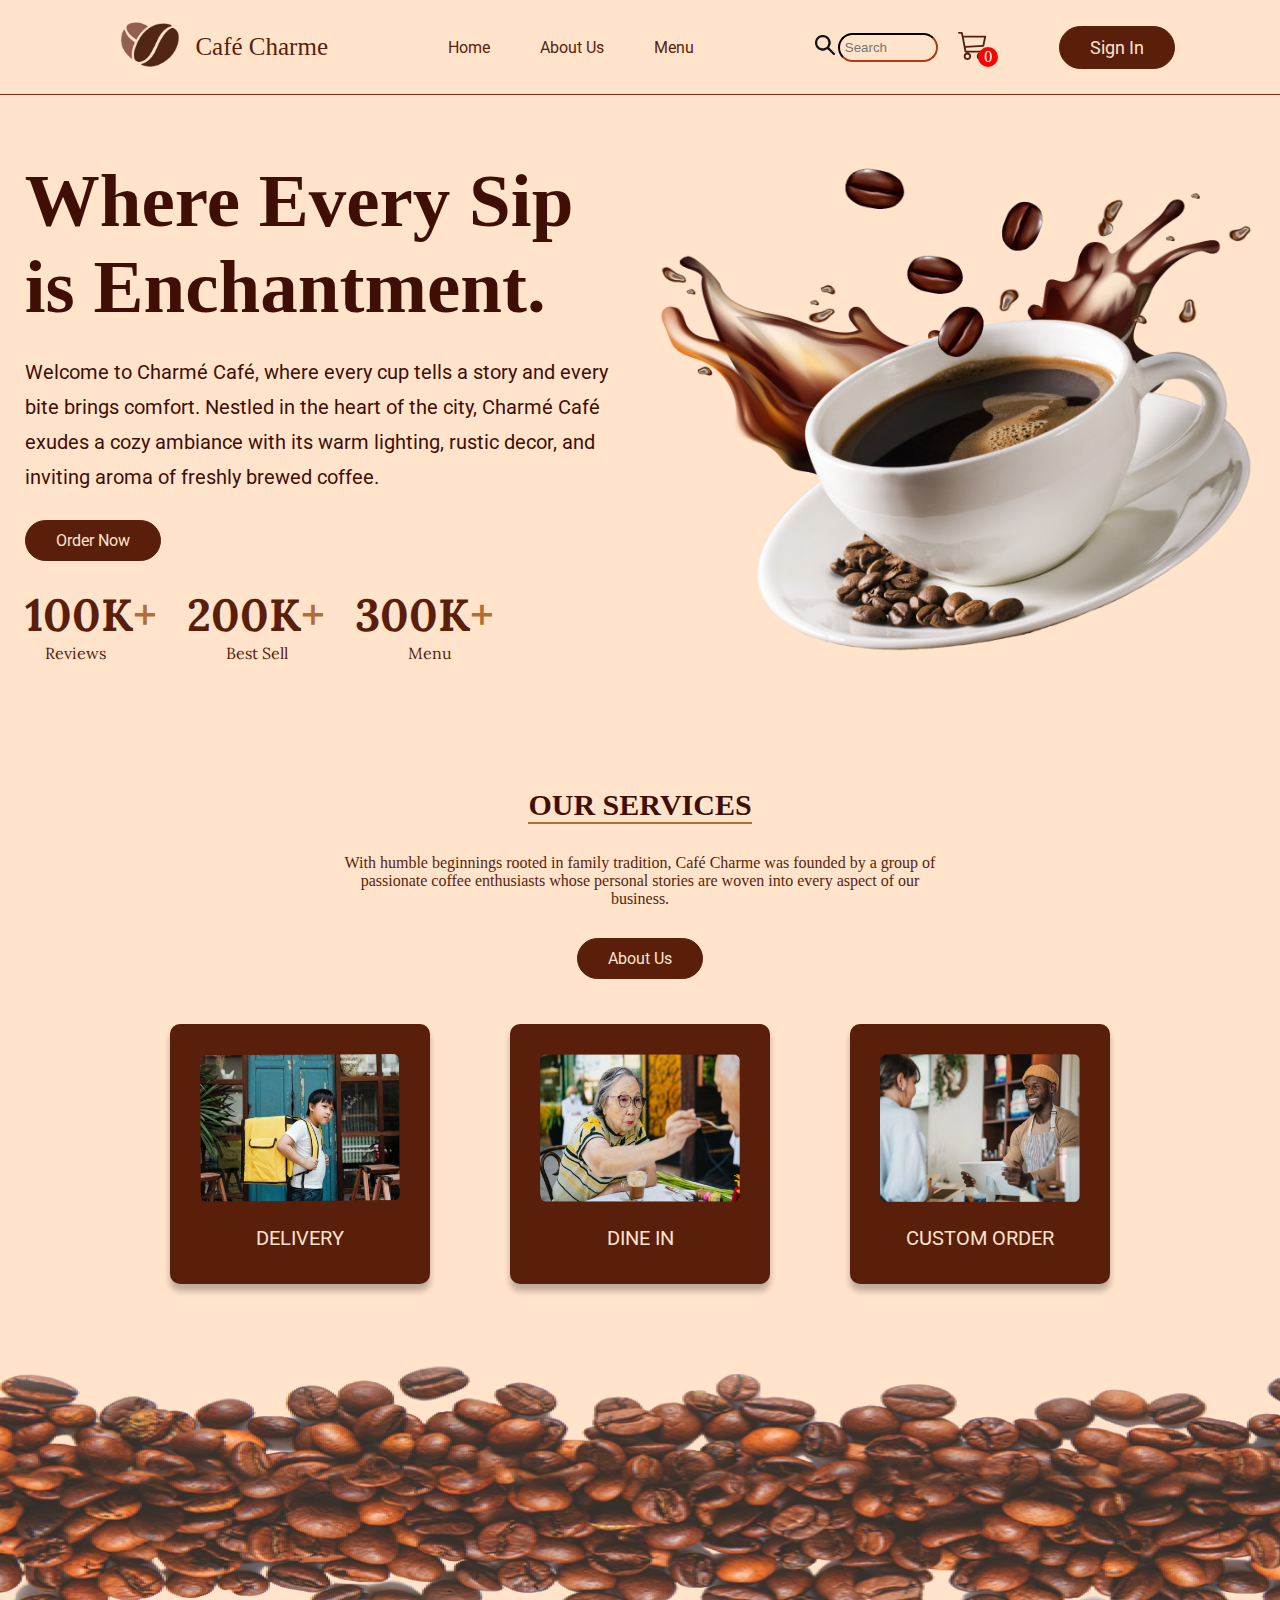
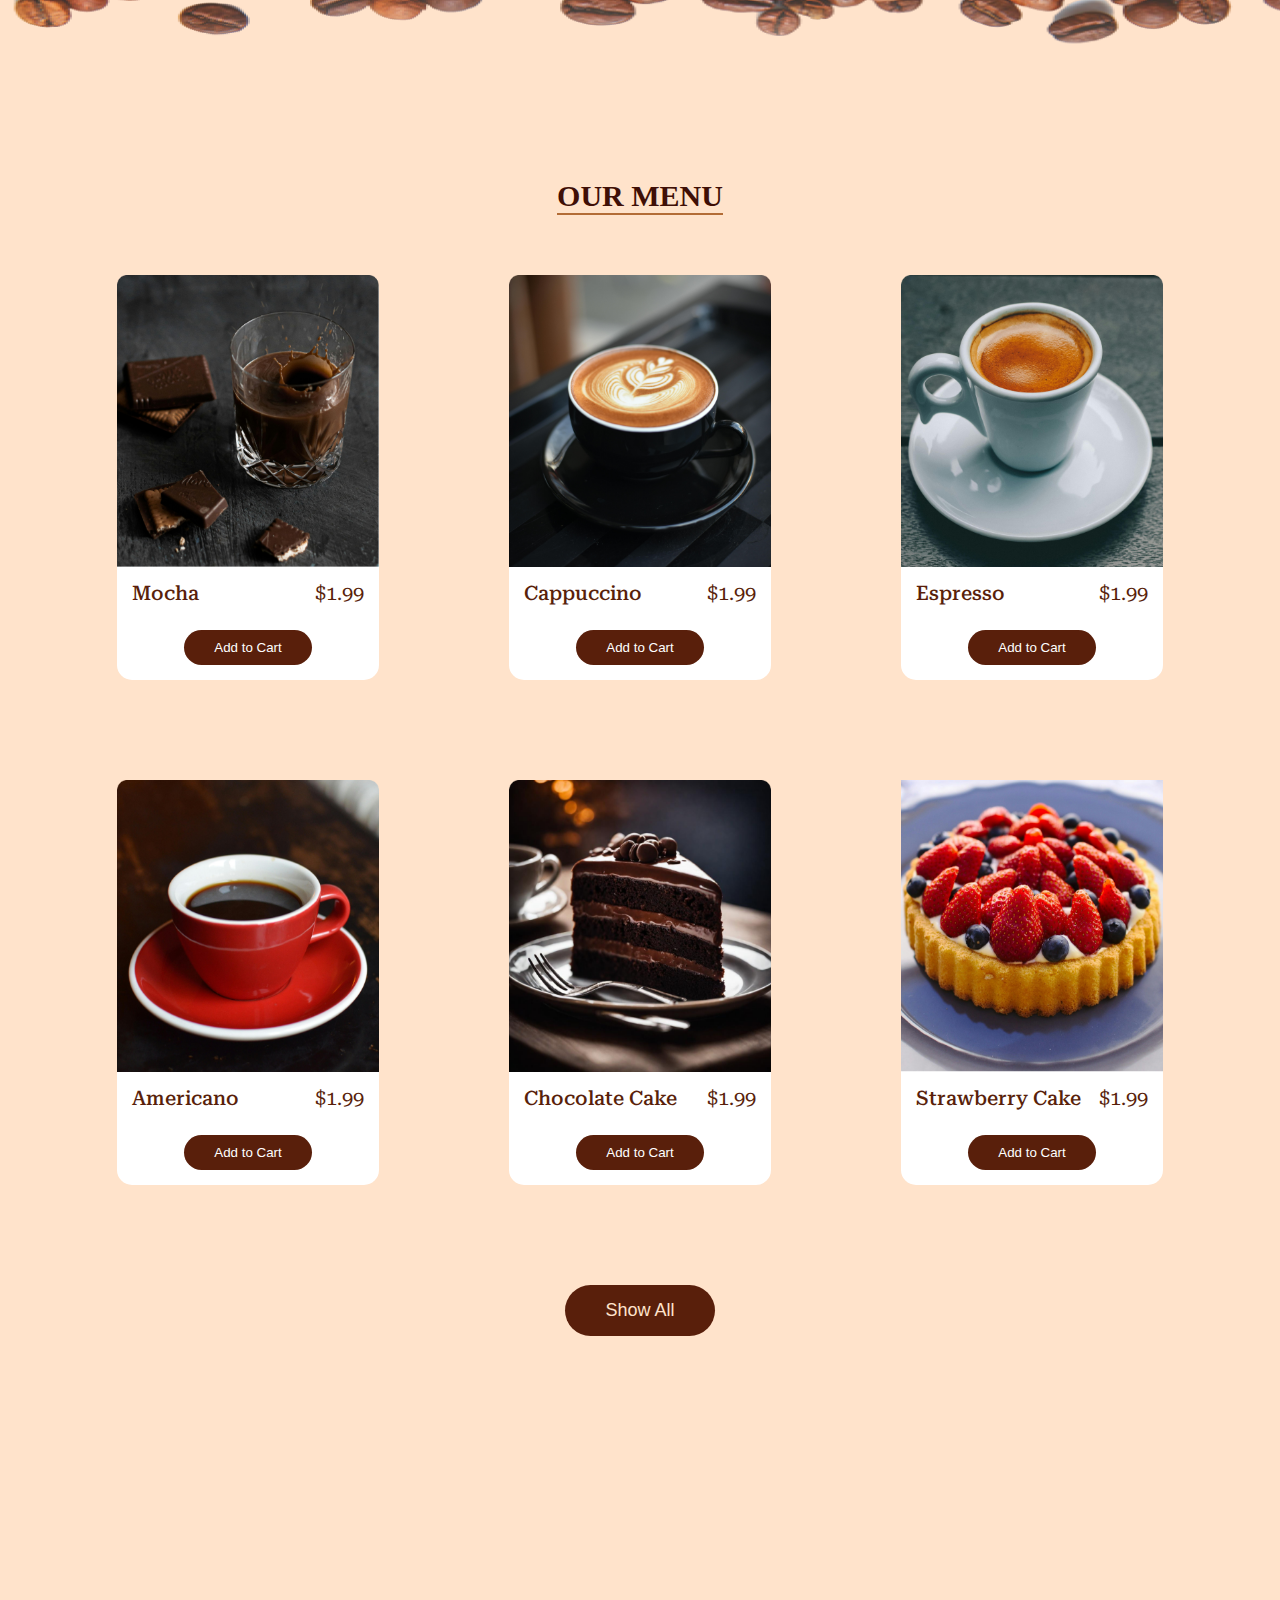
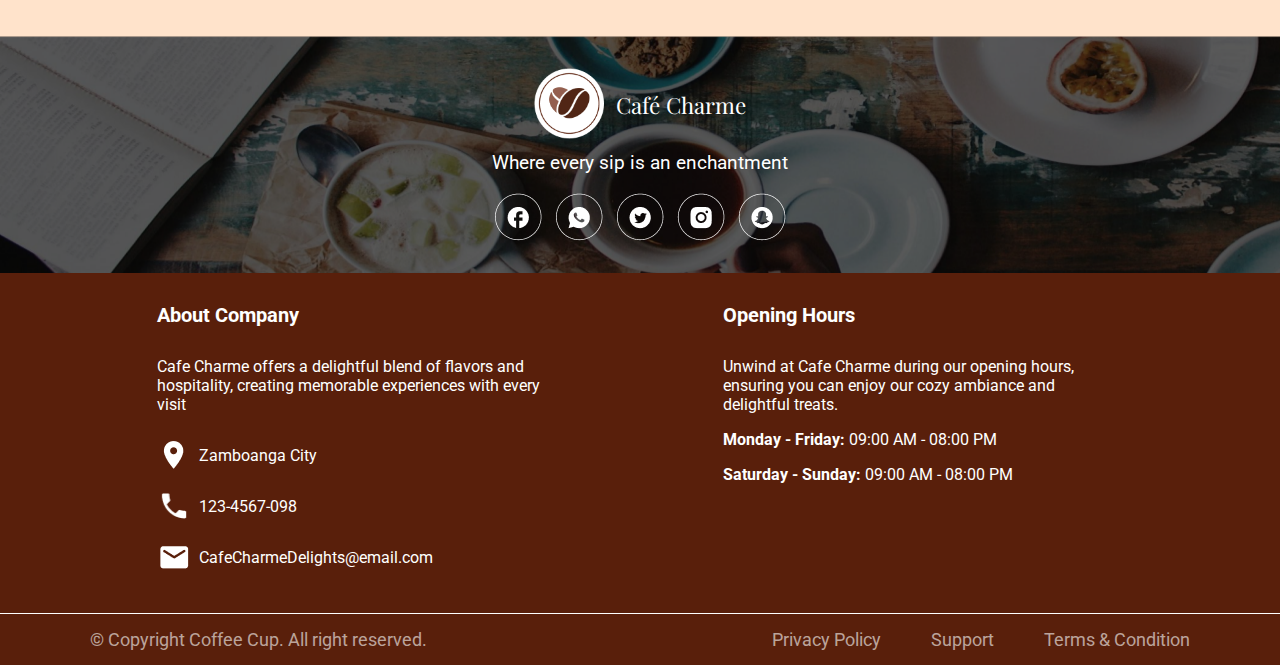
<file: index.html>
<!DOCTYPE html>
<html lang="en">

<head>
    <meta charset="UTF-8" />
    <meta name="viewport" content="width=device-width, initial-scale=1.0" />

    <title>Café Charme Final</title>

    <link rel="stylesheet" href="./navigation.css">
    <link rel="stylesheet" href="./home.css">
    <link rel="stylesheet" href="./services.css">
    <link rel="stylesheet" href="./menu.css">
    <link rel="stylesheet" href="./footer.css">

    <link rel="preconnect" href="https://fonts.googleapis.com">
    <link rel="preconnect" href="https://fonts.gstatic.com" crossorigin>
    <link
        href="https://fonts.googleapis.com/css2?family=Roboto:ital,wght@0,100;0,300;0,400;0,500;0,700;0,900;1,100;1,300;1,400;1,500;1,700;1,900&display=swap"
        rel="stylesheet">

    <link rel="preconnect" href="https://fonts.googleapis.com">
    <link rel="preconnect" href="https://fonts.gstatic.com" crossorigin>
    <link
        href="https://fonts.googleapis.com/css2?family=Lora:ital,wght@0,400..700;1,400..700&family=Playfair+Display+SC:ital,wght@0,400;0,700;0,900;1,400;1,700;1,900&display=swap"
        rel="stylesheet">

    <link rel="preconnect" href="https://fonts.googleapis.com">
    <link rel="preconnect" href="https://fonts.gstatic.com" crossorigin>
    <link href="https://fonts.googleapis.com/css2?family=Playfair+Display:ital,wght@0,400..900;1,400..900&display=swap"
        rel="stylesheet">

    <link rel="preconnect" href="https://fonts.googleapis.com">
    <link rel="preconnect" href="https://fonts.gstatic.com" crossorigin>
    <link href="https://fonts.googleapis.com/css2?family=Roboto+Serif:ital,opsz,wght@0,8..144,100..900;1,8..144,100..900&display=swap" rel="stylesheet">

    <style>
        body {
            background-color: rgb(255, 227, 203);
            padding-top: 75px;
            margin-left: 0;
            margin-right: 0;
            margin-bottom: 0;
        }

        .contents {
            margin: 5px 50px;
            border-radius: 15px;
            padding: 10px 10px;
            background-color: rgb(255, 227, 203);
            flex: 1;
        }

        .line {
            border-bottom: 1px solid rgb(89, 31, 11);
        }

        .separator
        {
            position: absolute;
            z-index: -1;
            width: 100%;
            height: 300px;
        }
        
    </style>
</head>

<body>


    <div class="contents">
        <div class="navigation">
            <div class="logo-name">
                <div class="logodiv">
                    <a href="./adminlogin.html"><img class="logo" src="./logo-removebg-preview.jpg " alt=""></a>
                </div>
                <div class="name">
                    <p><a href="">Café Charme</a></p>
                </div>
            </div>
    
            <div class="home-service-menu">
                <div class="home-nav">  
                    <a href="./index.html">Home</a>
                </div>
                <div class="service-nav">
                    <a href="./aboutUs.html">About Us</a>
                </div>
                <div class="menu-nav">
                    <a href="./browsing.html">Menu</a>
                </div>
            </div>
    
    
    
            <div class="icon-bar">
                <div class="search-icon">
                    <img class="icon" src="./Search Icon.jpg" alt="Search">
                </div>
                <div class="search-bar">
                    <input class="bar" type="search" name="" id="" placeholder="Search">
                </div>
            </div>
    
            <div class="shop-starts">
                <span class="counter">0</span>
                <img class="shop-cart" src="./cart3.svg" alt="">
            </div>
    
            <div class="log-in-button">
                <a href="./login.html"><button class="log-in">Sign In</button></a>
            </div>
        </div>

        <div class="cartTab">
            <h1>Shopping Cart</h1>
            <div class="listCart">
                <div class="item">
                    <div class="image">
                        <img src="mochaMacho 1.png" alt="">
                    </div>
                    <div class="Nname">
                        Café Mocha
                    </div>
                    <div class="totalPrice">
                        $4.00
                    </div>
                    <div class="quantity">
                        <span class="minus"><</span>
                        <span class="calculate">1</span>
                        <span class="plus">></span>
                    </div>
                </div>

            </div>
            <div class="btn">
                <button class="close">Close</button>
                <a href="./Profile.html"><button class="checkout">Check Out</button></a>
            </div>
        </div>


        <div class="home">
            <div class="left">
                <div class="heading">
                    <p class="head">Where Every Sip is Enchantment.</p>
                </div>
                <div class="head-description">
                    Welcome to Charmé Café, where every cup tells a story and every bite brings comfort. 
                    Nestled in the heart of the city, Charmé Café exudes a cozy ambiance with its warm lighting, 
                    rustic decor, and inviting aroma of freshly brewed coffee.
                </div>
                <div class="order-button">
                    <a href="./browsing.html">
                        <button class="button-order">
                            Order Now
                        </button>
                    </a>
            
                </div>
                <div class="stats">
                    <div class="numbers">
                        <div>
                            <p class="num">100K<span class="plus">+</span></p>
                        </div>
                        <div>
                            <p class="num">200K<span class="plus">+</span></p>
                        </div>
                        <div>
                            <p class="num">300K<span class="plus">+</span></p>
                        </div>
                    </div>

                    <div class="text1">
                        <div>
                            <p class="des">Reviews</p>
                        </div>
                        <div>
                            <p class="des">Best Sell</p>
                        </div>
                        <div>
                            <p class="des">Menu</p>
                        </div>
                    </div>
                </div>
            </div>
            <div class="right">
                <img class="coffee" src="./OfficialCoffee.png" alt="">
            </div>
        </div>

        <div class="services">
            <div class="serve-title">
                <div>
                    <p class="our-services">OUR SERVICES</p>
                </div>
                <div class="serve-description">
                    With humble beginnings rooted in family tradition, Café Charme was founded by a group of passionate coffee enthusiasts whose personal stories are woven into every aspect of our business.                
                </div>
                <div class="order-button1">
                    <a href="./aboutUs.html">
                    <button class="button-order1">
                        About Us
                    </button></a>
                </div>
            </div>
            
            <div class="offer">
                <div class="box">
                    <div class="serve-circle"></div>
                    <div>
                        <img class="pic-1" src="./image 4.png" alt="">
                    </div>
                        <p class="head-text">DELIVERY</p>
                        <p class="pic-description">
                            Lorem ipsum dolor sit amet consectetur adipisicing elit. quisquam suscipit incidunt? quibusdam eius id.
                        </p>
                </div>
                <div class="box">
                    <div class="serve-circle"></div>
                    <div>
                        <img class="pic-1" src="./image 5.png" alt="">
                    </div>
                        <p class="head-text">DINE IN</p>
                </div>
                <div class="box">
                    <div class="serve-circle"></div>
                    <div>
                        <img class="pic-1" src="./image 6.png" alt="">
                    </div>
                        <p class="head-text">CUSTOM ORDER</p>
                </div>
            </div>
        </div>
    </div>
        <img class="separator" src="./image 34.png" alt="">

        <div class="menu">
            <div class="serve-title">
                <div class="title">
                    <p class="our-services">OUR MENU</p>
                </div>
            </div>

            <div class="menus">
                <div class="top">
                    <div class="card-body">
                        <div class="card-pic">
                            <img class="Mocha" src="./Mocha 1.png" alt="">
                        </div>
                        <div class="card-content">
                            <div class="card-cont">
                                <div class="menu-name">
                                    Mocha
                                </div>
                                <div class="price">
                                    $1.99
                                </div>
                            </div>
                            <div class="buy-now-button">
                                <button class="buy-button" onclick="
                                    cartQuantity = cartQuantity+1;
                                    console.log(`Cart quantity: ${cartQuantity}`);
                                    ">Add to Cart</button>
                            </div>
                        </div>
                    </div>
                    <div class="card-body">
                        <div class="card-pic">
                            <img class="Mocha" src="./Cappuccino 1.png" alt="">
                        </div>
                        <div class="card-content">
                            <div class="card-cont">
                                <div class="menu-name">
                                    Cappuccino
                                </div>
                                <div class="price">
                                    $1.99
                                </div>
                            </div>
                            <div class="buy-now-button">
                                <button class="buy-button" onclick="
                                    cartQuantity = cartQuantity+1;
                                    console.log(`Cart quantity: ${cartQuantity}`);
                                    ">Add to Cart</button>
                            </div>
                        </div>
                    </div>
                    <div class="card-body">
                        <div class="card-pic">
                            <img class="Mocha" src="./Espresso 1.png" alt="">
                        </div>
                        <div class="card-content">
                            <div class="card-cont">
                                <div class="menu-name">
                                    Espresso
                                </div>
                                <div class="price">
                                    $1.99
                                </div>
                            </div>
                            <div class="buy-now-button">
                                <button class="buy-button" onclick="
                                    cartQuantity = cartQuantity+1;
                                    console.log(`Cart quantity: ${cartQuantity}`);
                                    ">Add to Cart</button>
                            </div>
                        </div>
                    </div>
                </div>

                <div class="bottom">
                    <div class="card-body">
                        <div class="card-pic">
                            <img class="Mocha" src="./Americano 2.png" alt="">
                        </div>
                        <div class="card-content">
                            <div class="card-cont">
                                <div class="menu-name">
                                    Americano
                                </div>
                                <div class="price">
                                    $1.99
                                </div>
                            </div>
                            <div class="buy-now-button">
                                <button class="buy-button" onclick="
                                    cartQuantity = cartQuantity+1;
                                    console.log(`Cart quantity: ${cartQuantity}`);
                                    ">Add to Cart</button>
                            </div>
                        </div>
                    </div>
                    <div class="card-body">
                        <div class="card-pic">
                            <img class="Mocha" src="./Chocolate Cake 1.png" alt="">
                        </div>
                        <div class="card-content">
                            <div class="card-cont">
                                <div class="menu-name">
                                    Chocolate Cake
                                </div>
                                <div class="price">
                                    $1.99
                                </div>
                            </div>
                            <div class="buy-now-button">
                                <button class="buy-button" onclick="
                                    cartQuantity = cartQuantity+1;
                                    console.log(`Cart quantity: ${cartQuantity}`);
                                    ">Add to Cart</button>
                            </div>
                        </div>
                    </div>
                    <div class="card-body">
                        <div class="card-pic">
                            <img class="Mocha" src="./Strawberry Cake 1.png" alt="">
                        </div>
                        <div class="card-content">
                            <div class="card-cont">
                                <div class="menu-name">
                                    Strawberry Cake
                                </div>
                                <div class="price">
                                    $1.99
                                </div>
                            </div>
                            <div class="buy-now-button">
                                <button class="buy-button" onclick="
                                    cartQuantity = cartQuantity+1;
                                    console.log(`Cart quantity: ${cartQuantity}`);
                                    ">Add to Cart</button>
                            </div>
                        </div>
                    </div>
                </div>
                
                <div class="browsing-button">
                    <a href="./browsing.html"><button  class="To-Browsing">Show All</button></a>
                </div>

            </div>
        </div>

<script type="text/javascript">
    alert("Click the Brand Logo to access Admin side");
</script>
<script src="./app.js">
    
</script>

</body>

<footer>
    <div class="footer-top">
        <div class="footer-logo">
            <div>
                <img class="footer-brand-logo" src="./Group 29.png" alt="">
            </div>
            <p class="footer-brand-name">Café Charme</p>
        </div>
        <div>
            <p class="footer-text">Where every sip is an enchantment</p>
        </div>
        <div class="footer-platforms">
            <img class="footer-frame" src="./Frame 36.png" alt="">
        </div>
    </div>

    <div class="footer-bottom">
        <div class="footer-bottom-left">
            <p class="footer-bottom-text">
                About Company
            </p>
            <p class="about-company">
                Cafe Charme offers a delightful blend of flavors and hospitality, creating memorable experiences with every visit
            </p>
            <div class="other-infos">
                <img src="./mdi_location.png" alt="">
                <p>Zamboanga City</p>
            </div>
            <div class="other-infos">
                <img src="mdi_call.png" alt="">
                <p>123-4567-098</p>
            </div>
            <div class="other-infos">
                <img src="./ic_round-email.png" alt="">
                <p>CafeCharmeDelights@email.com</p>
            </div>
        </div>
        <div class="footer-bottom-right">
            <p class="footer-bottom-text">
                Opening Hours
            </p>
            <p class="about-company">
                Unwind at Cafe Charme during our opening hours, ensuring you can enjoy our cozy ambiance and delightful treats.
            </p>
            <p>
                <p><span class="bolded">Monday - Friday: </span> 09:00 AM - 08:00 PM</p>
            </p>
            <p>
                <p><span class="bolded">Saturday - Sunday: </span> 09:00 AM - 08:00 PM</p>
            </p>
        </div>
    </div>

    <div class="foot-footer">
        <div>
            © Copyright Coffee Cup. All right reserved.
        </div>

        <div class="foot-footer-trio">
            <div>Privacy Policy</div>
            <div>Support</div>
            <div>Terms & Condition</div>
        </div>
    </div>
</footer>

</html>
</file>
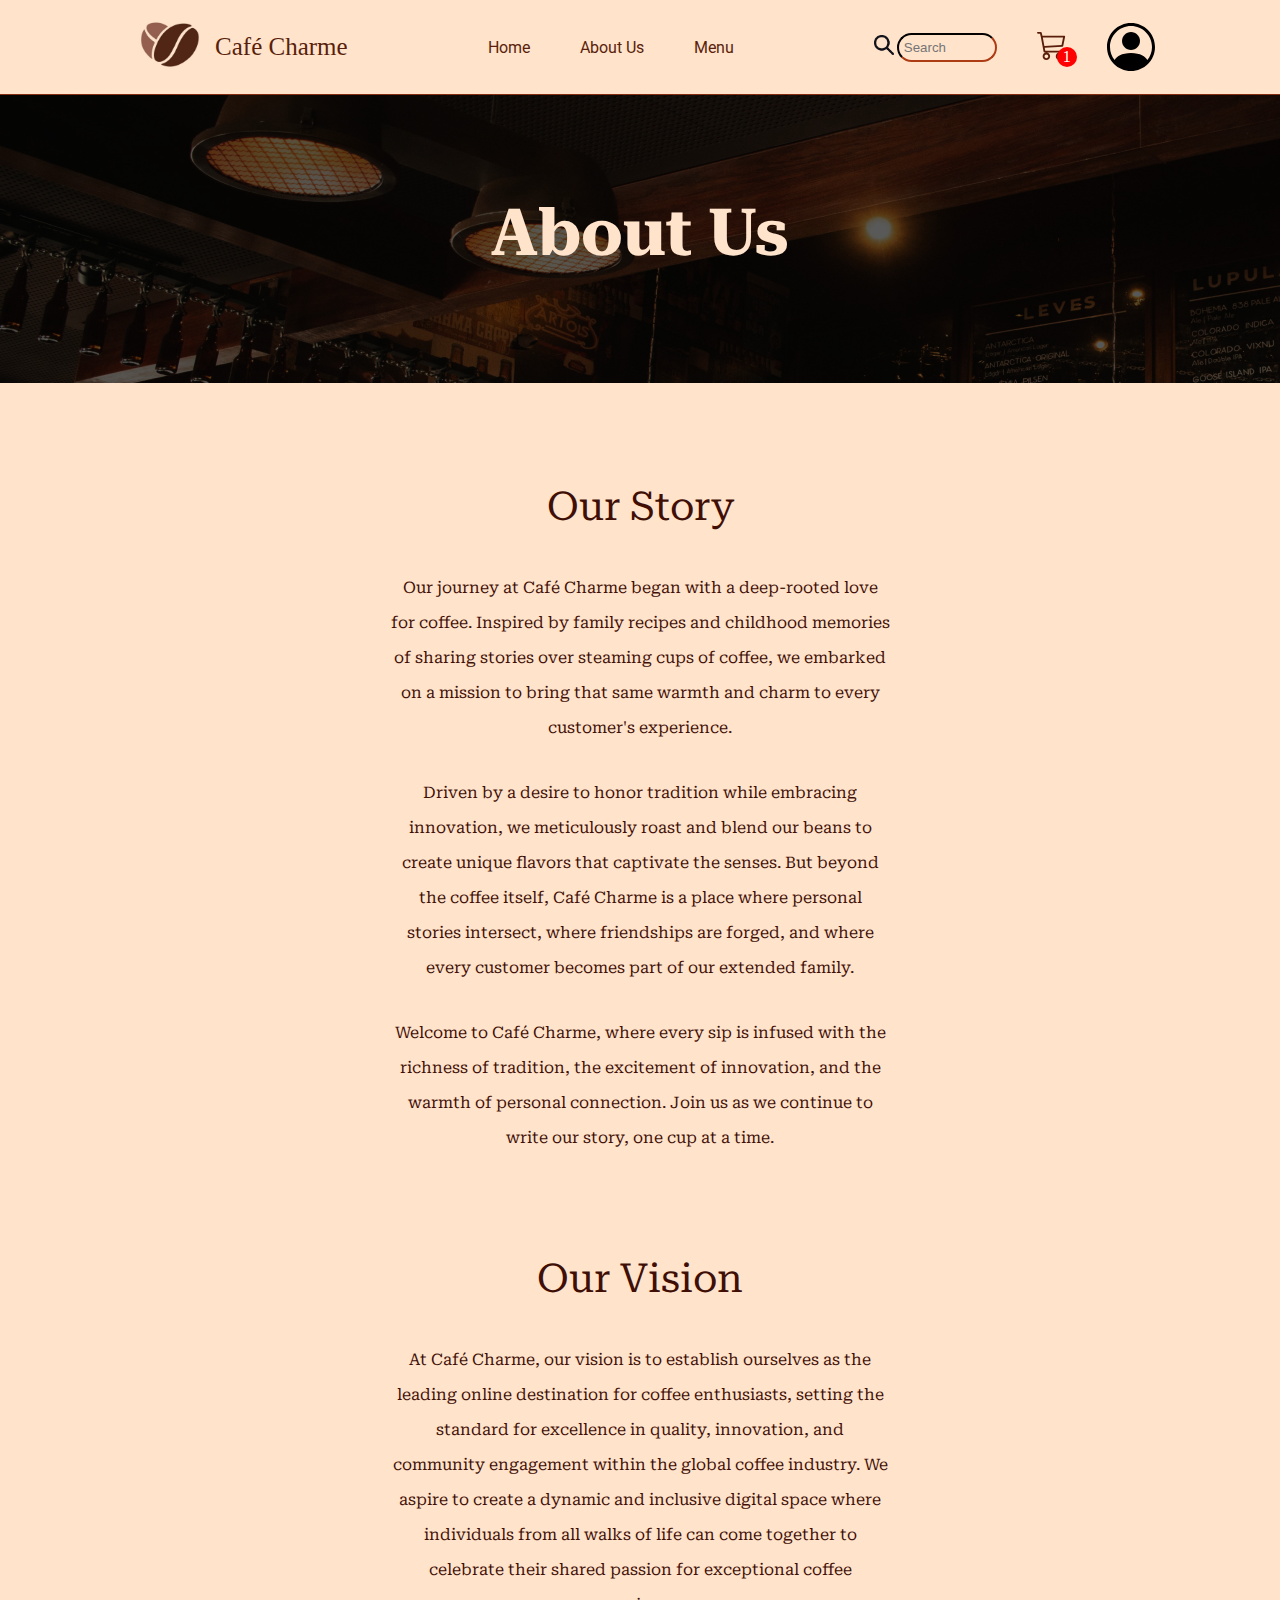
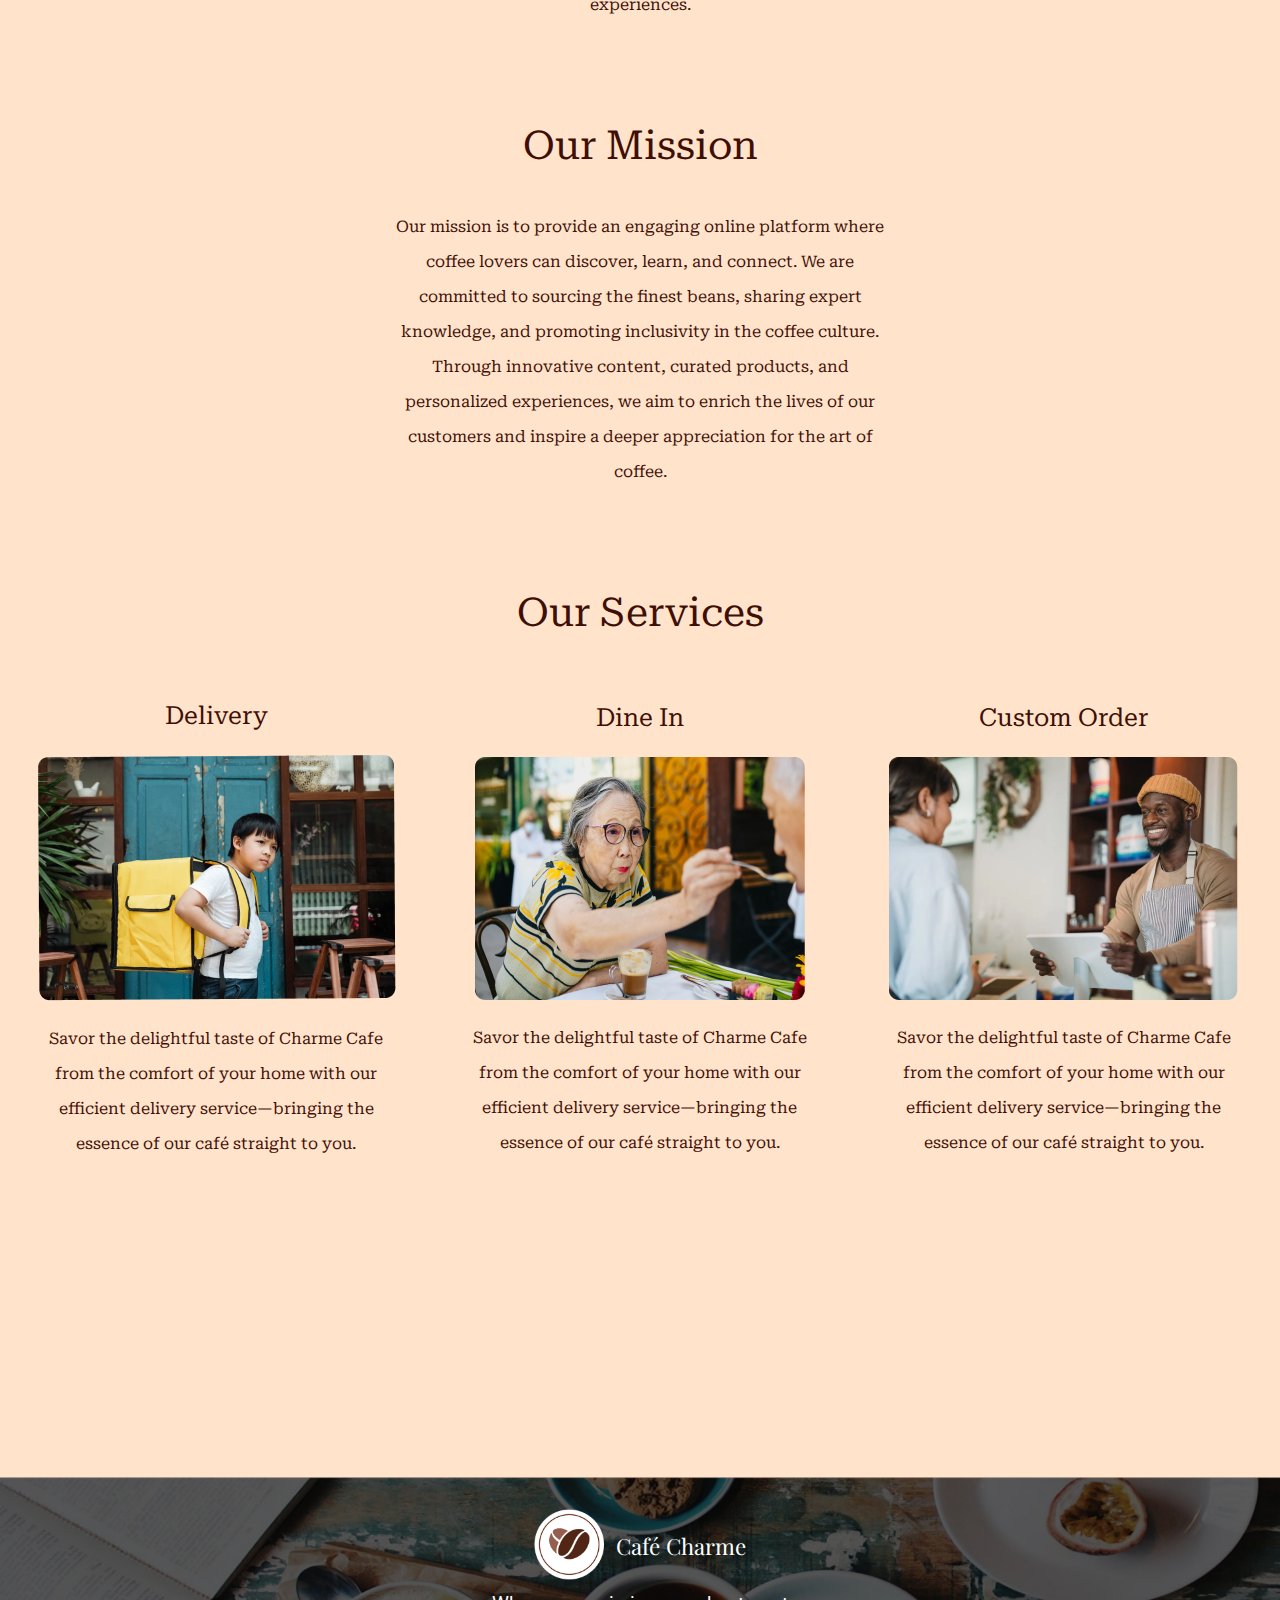
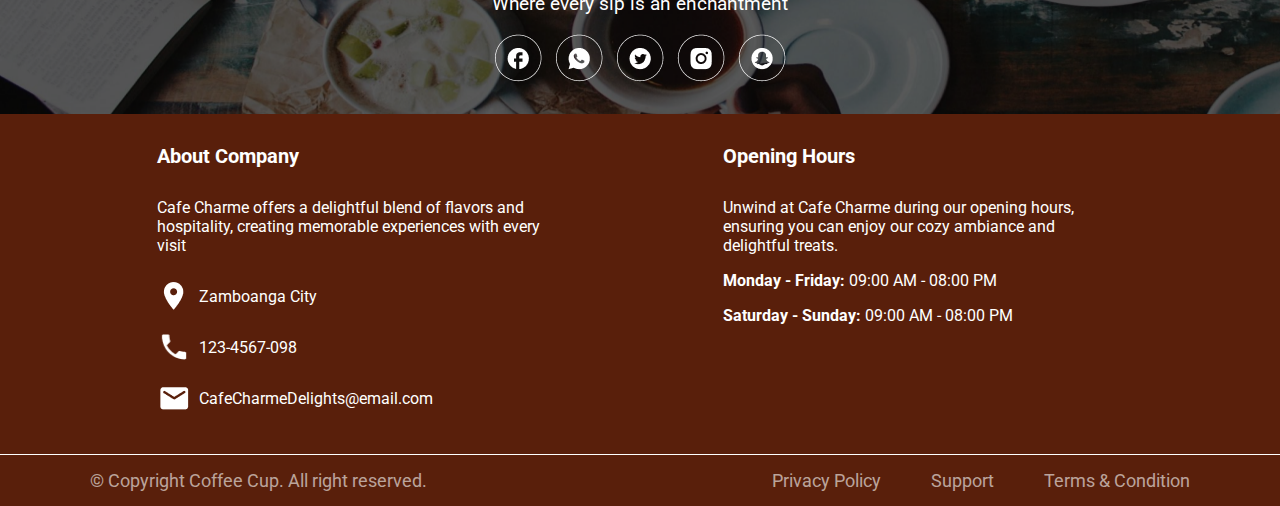
<file: aboutUs copy.html>
<!DOCTYPE html>
<html lang="en">
<head>
    <meta charset="UTF-8">
    <meta name="viewport" content="width=device-width, initial-scale=1.0">
    <title>About Us</title>

    <link rel="stylesheet" href="./navigation.css">
    <link rel="stylesheet" href="./footer.css">
    <link rel="stylesheet" href="./aboutUs.css">
    <link rel="stylesheet" href="./browsing.css">

    <link rel="preconnect" href="https://fonts.googleapis.com">
    <link rel="preconnect" href="https://fonts.gstatic.com" crossorigin>
    <link
        href="https://fonts.googleapis.com/css2?family=Roboto:ital,wght@0,100;0,300;0,400;0,500;0,700;0,900;1,100;1,300;1,400;1,500;1,700;1,900&display=swap"
        rel="stylesheet">

    <link rel="preconnect" href="https://fonts.googleapis.com">
    <link rel="preconnect" href="https://fonts.gstatic.com" crossorigin>
    <link
        href="https://fonts.googleapis.com/css2?family=Lora:ital,wght@0,400..700;1,400..700&family=Playfair+Display+SC:ital,wght@0,400;0,700;0,900;1,400;1,700;1,900&display=swap"
        rel="stylesheet">

    <link rel="preconnect" href="https://fonts.googleapis.com">
    <link rel="preconnect" href="https://fonts.gstatic.com" crossorigin>
    <link href="https://fonts.googleapis.com/css2?family=Playfair+Display:ital,wght@0,400..900;1,400..900&display=swap"
        rel="stylesheet">

    <link rel="preconnect" href="https://fonts.googleapis.com">
    <link rel="preconnect" href="https://fonts.gstatic.com" crossorigin>
    <link href="https://fonts.googleapis.com/css2?family=Roboto+Serif:ital,opsz,wght@0,8..144,100..900;1,8..144,100..900&display=swap" rel="stylesheet">

    <style>
        body 
        {
            background-color: rgb(255, 227, 203);
            padding-top: 75px;
            margin-left: 0;
            margin-right: 0;
            margin-bottom: 0;
        }

        .contents {
            margin: 5px 50px;
            border-radius: 15px;
            padding: 10px 10px;
            background-color: rgb(255, 227, 203);
            flex: 1;
        }

        .line {
            border-bottom: 1px solid rgb(89, 31, 11);
        }

        .separator
        {
            position: absolute;
            z-index: -1;
            width: 100%;
            height: 300px;
        }
    </style>
</head>
<body>
    <div class="navigation">
        <div class="logo-name">
            <div class="logodiv">
                <a href="./adminlogin.html"><img class="logo" src="./logo-removebg-preview.jpg " alt=""></a>
            </div>
            <div class="name">
                <p><a href="">Café Charme</a></p>
            </div>
        </div>

        <div class="home-service-menu">
            <div class="home-nav">  
                <a href="./index copy.html">Home</a>
            </div>
            <div class="service-nav">
                <a href="./aboutUs copy.html">About Us</a>
            </div>
            <div class="menu-nav">
                <a href="./browsing copy.html">Menu</a>
            </div>
        </div>



        <div class="icon-bar">
            <div class="search-icon">
                <img class="icon" src="./Search Icon.jpg" alt="Search">
            </div>
            <div class="search-bar">
                <input class="bar" type="search" name="" id="" placeholder="Search">
            </div>
        </div>

        <div class="shop-starts">
            <span class="counter">1</span>
            <img class="shop-cart" src="./cart3.svg" alt="">
        </div>

        <div class="profile">
            <a href=""><img class="picc" src="./person-circle.svg" alt=""></a>
        </div>
    </div>

    <div class="About-Us">
        <div class="text"><p>About Us</p></div>
    </div>


    
    <p class="Our-Story">Our Story</p>
        
    <div class="cartTab">
        <h1>Shopping Cart</h1>
        <div class="listCart">
            <div class="item">
                <div class="image">
                    <img src="mochaMacho 1.png" alt="">
                </div>
                <div class="Nname">
                    Café Mocha
                </div>
                <div class="totalPrice">
                    $4.00
                </div>
                <div class="quantity">
                    <span class="minus"><</span>
                    <span class="calculate">1</span>
                    <span class="plus">></span>
                </div>
            </div>
            <div class="item1">
                <div class="image">
                    <img class="image" src="./Chocolate Cake 11.png" alt="">
                </div>
                <div class="Nname">
                    Chocolate Cake
                </div>
                <div class="totalPrice">
                    $4.75
                </div>
                <div class="quantity">
                    <span class="minus"><</span>
                    <span class="calculate">1</span>
                    <span class="plus">></span>
                </div>
            </div>
            
                <div class="price-computed">
                    <p class="totalPrice">Total: $8.75</p>
                </div>

        </div>
        <div class="btn">
            <button class="close">Close</button>
            <a href="./Profile.html"><button class="checkout">Check Out</button></a>
        </div>
    </div>


    <div class="Our-Story-Content">
        <div class="text-content">
            <p>Our journey at Café Charme began with a deep-rooted love for coffee. Inspired by family recipes and childhood memories of sharing stories over steaming cups of coffee, we embarked on a mission to bring that same warmth and charm to every customer's experience.</p>
        </div>
        <div class="text-content">
            <p>Driven by a desire to honor tradition while embracing innovation, we meticulously roast and blend our beans to create unique flavors that captivate the senses. But beyond the coffee itself, Café Charme is a place where personal stories intersect, where friendships are forged, and where every customer becomes part of our extended family.</p>
        </div>
        <div class="text-content">
            <p>Welcome to Café Charme, where every sip is infused with the richness of tradition, the excitement of innovation, and the warmth of personal connection. Join us as we continue to write our story, one cup at a time.</p>
        </div>
    </div>

    <p class="Our-Story">Our Vision</p>
        
    <div class="Our-Story-Content">
        <div class="text-content">
            <p>At Café Charme, our vision is to establish ourselves as the leading online destination for coffee enthusiasts, setting the standard for excellence in quality, innovation, and community engagement within the global coffee industry. We aspire to create a dynamic and inclusive digital space where individuals from all walks of life can come together to celebrate their shared passion for exceptional coffee experiences.</p>
        </div>

    </div>

    <p class="Our-Story">Our Mission</p>

    <div class="Our-Story-Content">
        <div class="text-content">
            <p>Our mission is to provide an engaging online platform where coffee lovers can discover, learn, and connect. We are committed to sourcing the finest beans, sharing expert knowledge, and promoting inclusivity in the coffee culture. Through innovative content, curated products, and personalized experiences, we aim to enrich the lives of our customers and inspire a deeper appreciation for the art of coffee.
            </p>
        </div>

    </div>

    <p class="Our-Story">Our Services</p>
    <div class="services-content">
        <div class="three-pics">
            <div><p class="head3">Delivery</p></div>
            <div><img src="./image 444.png" alt=""></div>
            <div><p class="text-content">Savor the delightful taste of Charme Cafe from the comfort of your home with our efficient delivery service—bringing the essence of our café straight to you.</p></div>
        </div>

        <div class="three-pics">
            <div><p class="head3">Dine In</p></div>
            <div><img src="./pexels-rdne-stock-project-5637706 1.png" alt=""></div>
            <div><p class="text-content">Savor the delightful taste of Charme Cafe from the comfort of your home with our efficient delivery service—bringing the essence of our café straight to you.</p></div>
        </div>

        <div class="three-pics">
            <div><p class="head3">Custom Order</p></div>
            <div><img src="./image 55.png" alt=""></div>
            <div><p class="text-content">Savor the delightful taste of Charme Cafe from the comfort of your home with our efficient delivery service—bringing the essence of our café straight to you.</p></div>
        </div>
    </div>
    

    <footer>
        <div class="footer-top">
            <div class="footer-logo">
                <div>
                    <img class="footer-brand-logo" src="./Group 29.png" alt="">
                </div>
                <p class="footer-brand-name">Café Charme</p>
            </div>
            <div>
                <p class="footer-text">Where every sip is an enchantment</p>
            </div>
            <div class="footer-platforms">
                <img class="footer-frame" src="./Frame 36.png" alt="">
            </div>
        </div>
    
        <div class="footer-bottom">
            <div class="footer-bottom-left">
                <p class="footer-bottom-text">
                    About Company
                </p>
                <p class="about-company">
                    Cafe Charme offers a delightful blend of flavors and hospitality, creating memorable experiences with every visit
                </p>
                <div class="other-infos">
                    <img src="./mdi_location.png" alt="">
                    <p>Zamboanga City</p>
                </div>
                <div class="other-infos">
                    <img src="mdi_call.png" alt="">
                    <p>123-4567-098</p>
                </div>
                <div class="other-infos">
                    <img src="./ic_round-email.png" alt="">
                    <p>CafeCharmeDelights@email.com</p>
                </div>
            </div>
            <div class="footer-bottom-right">
                <p class="footer-bottom-text">
                    Opening Hours
                </p>
                <p class="about-company">
                    Unwind at Cafe Charme during our opening hours, ensuring you can enjoy our cozy ambiance and delightful treats.
                </p>
                <p>
                    <p><span class="bolded">Monday - Friday: </span> 09:00 AM - 08:00 PM</p>
                </p>
                <p>
                    <p><span class="bolded">Saturday - Sunday: </span> 09:00 AM - 08:00 PM</p>
                </p>
            </div>
        </div>
    
        <div class="foot-footer">
            <div>
                © Copyright Coffee Cup. All right reserved.
            </div>
    
            <div class="foot-footer-trio">
                <div>Privacy Policy</div>
                <div>Support</div>
                <div>Terms & Condition</div>
            </div>
        </div>
    </footer>


    <script src="app.js">
    </script>
</body>
</html>
</file>
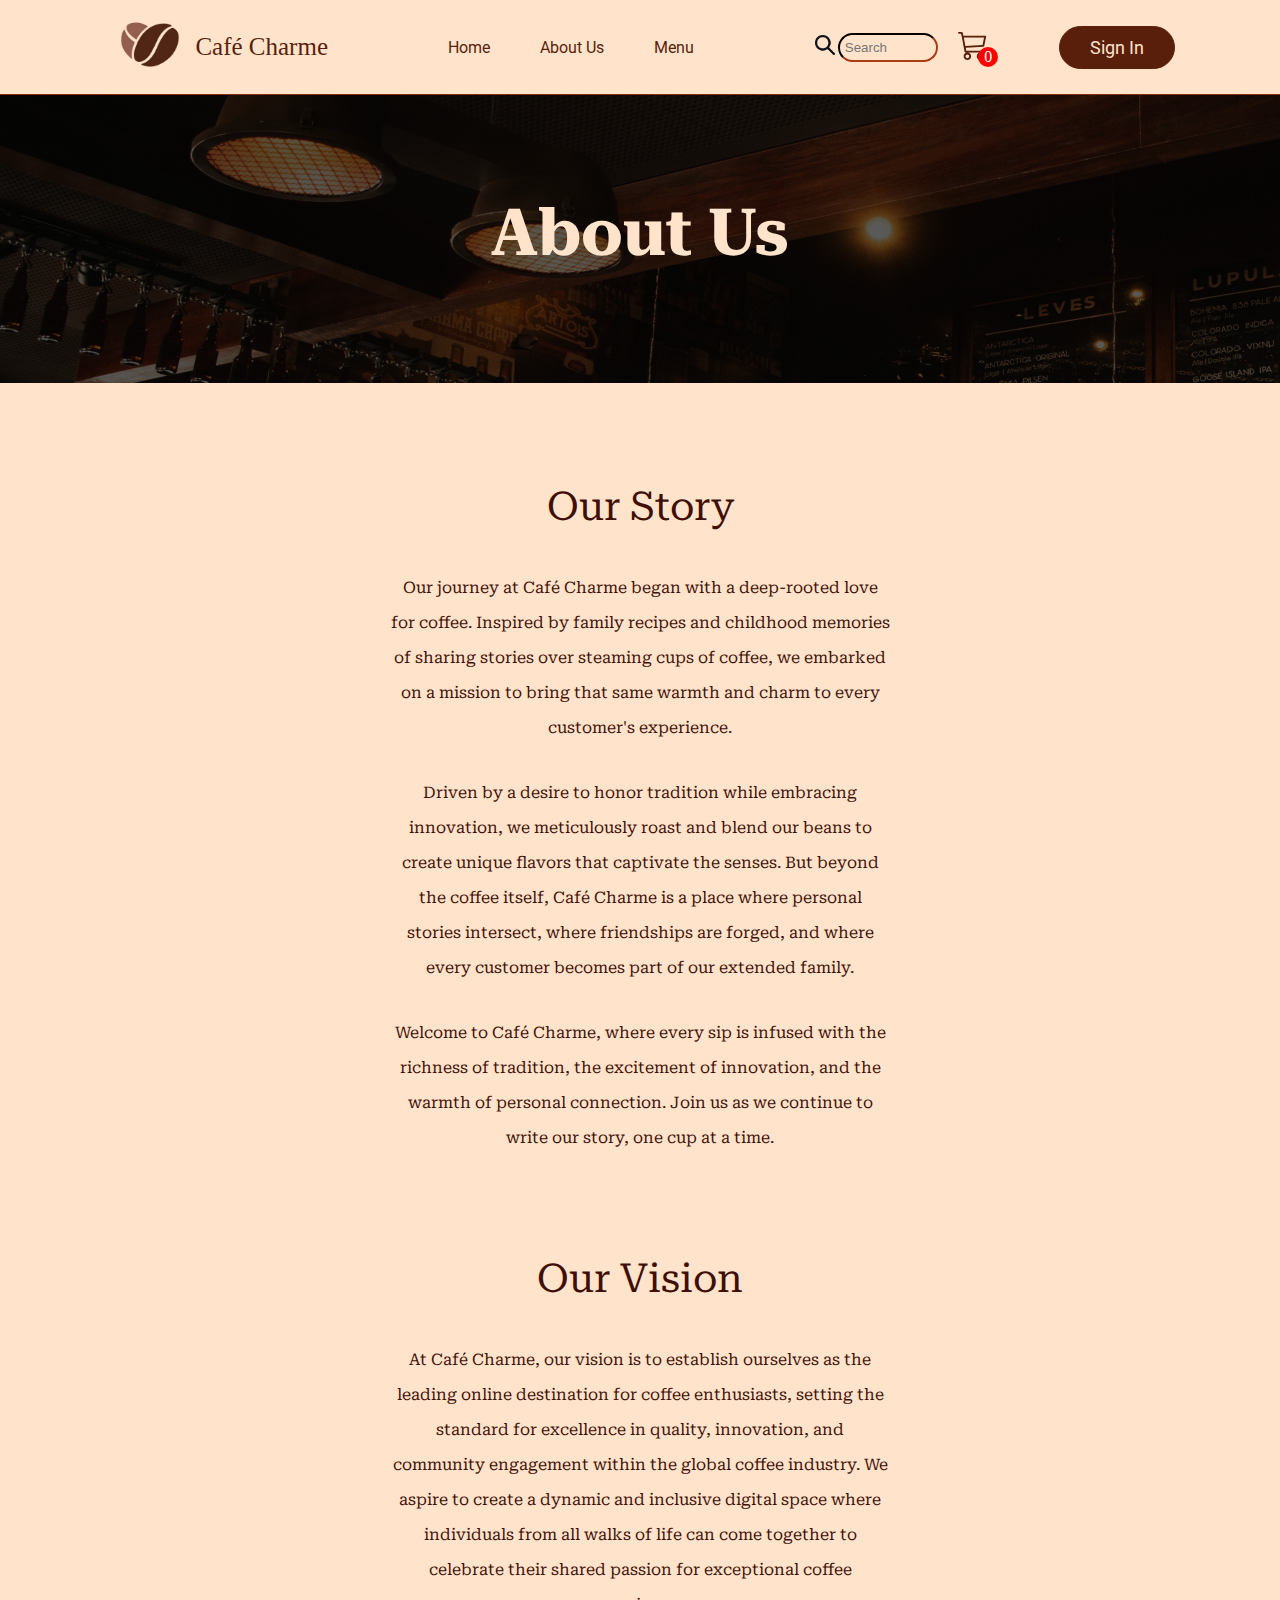
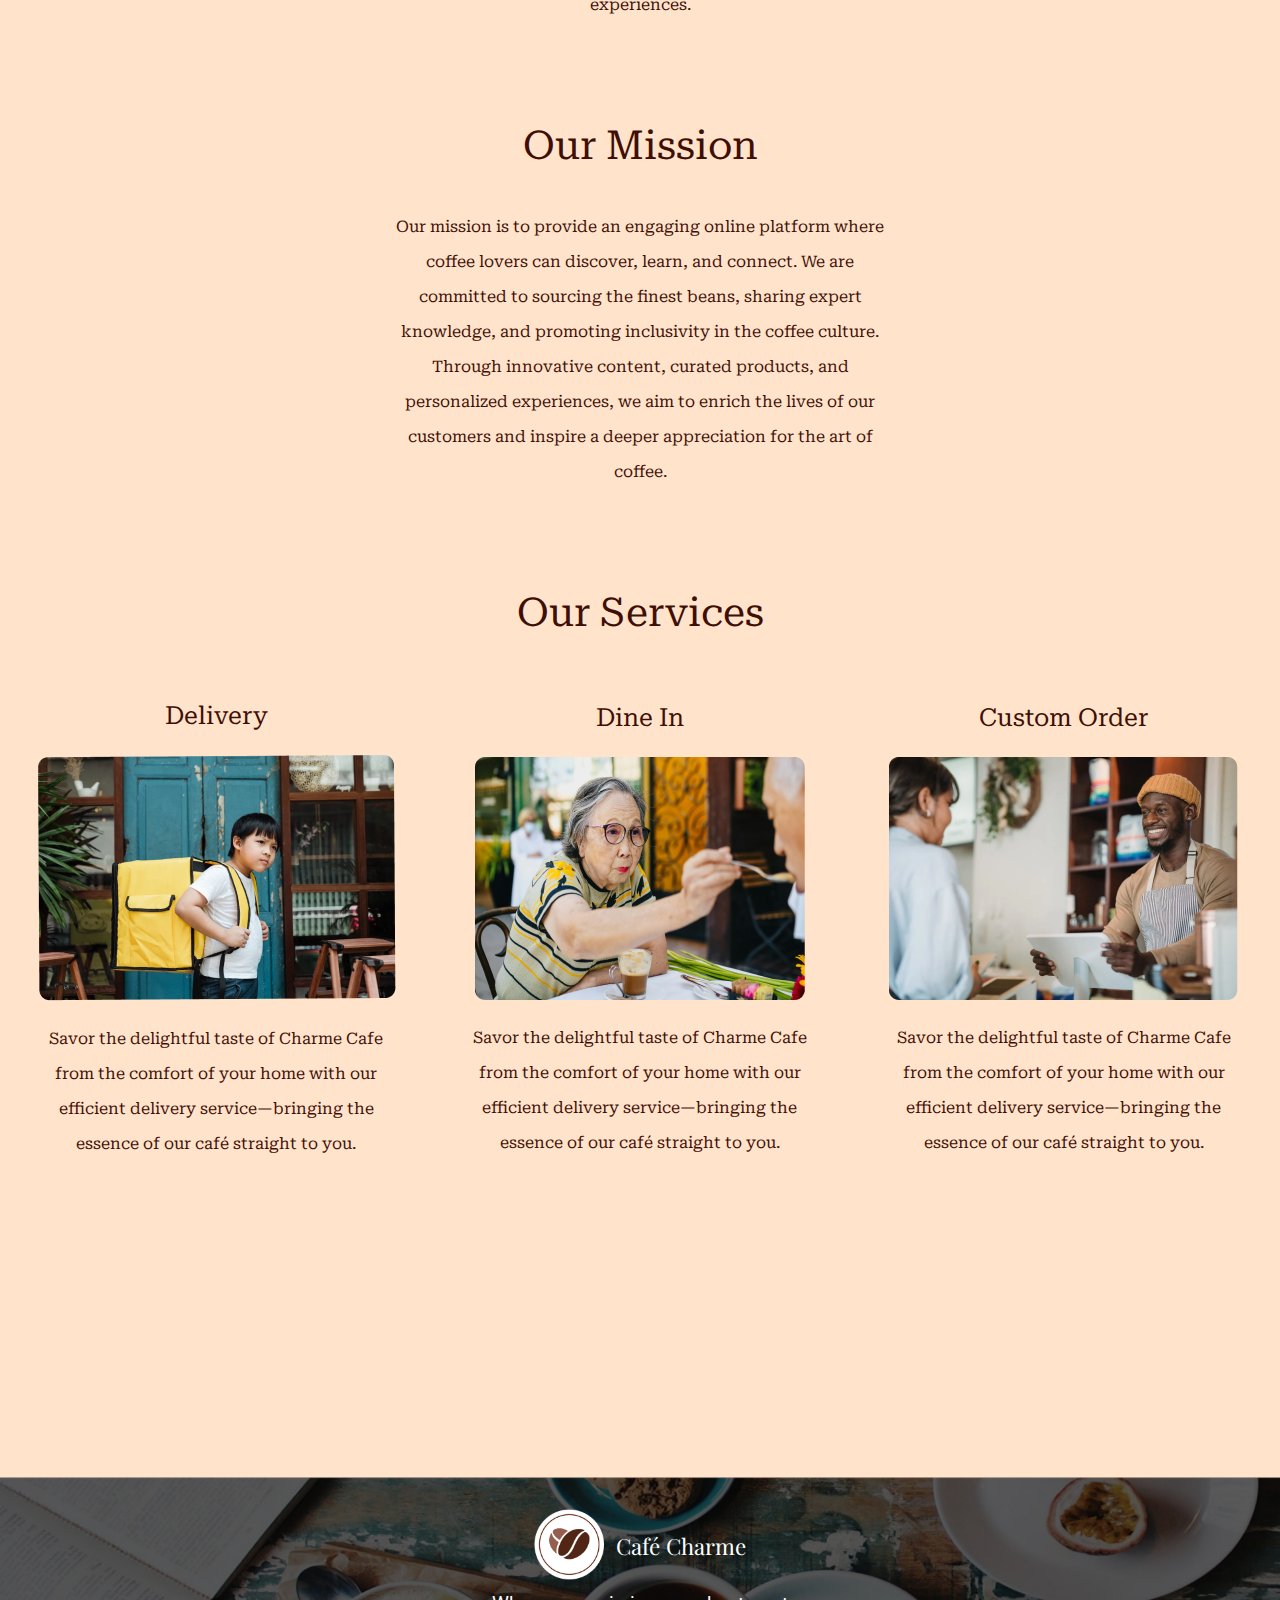
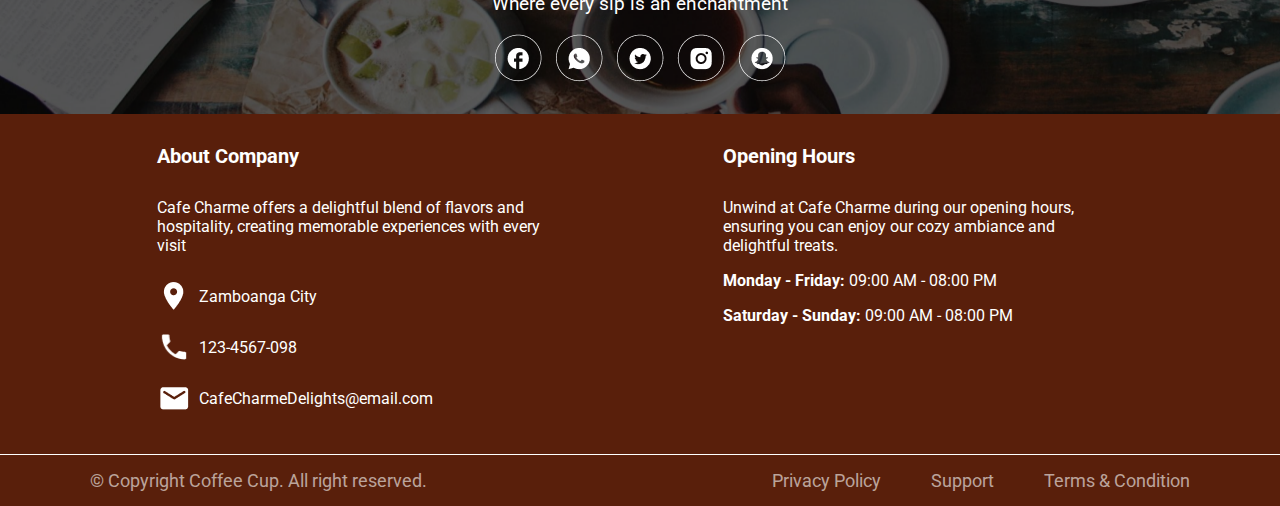
<file: aboutUs.html>
<!DOCTYPE html>
<html lang="en">
<head>
    <meta charset="UTF-8">
    <meta name="viewport" content="width=device-width, initial-scale=1.0">
    <title>About Us</title>

    <link rel="stylesheet" href="./navigation.css">
    <link rel="stylesheet" href="./footer.css">
    <link rel="stylesheet" href="./aboutUs.css">

    <link rel="preconnect" href="https://fonts.googleapis.com">
    <link rel="preconnect" href="https://fonts.gstatic.com" crossorigin>
    <link
        href="https://fonts.googleapis.com/css2?family=Roboto:ital,wght@0,100;0,300;0,400;0,500;0,700;0,900;1,100;1,300;1,400;1,500;1,700;1,900&display=swap"
        rel="stylesheet">

    <link rel="preconnect" href="https://fonts.googleapis.com">
    <link rel="preconnect" href="https://fonts.gstatic.com" crossorigin>
    <link
        href="https://fonts.googleapis.com/css2?family=Lora:ital,wght@0,400..700;1,400..700&family=Playfair+Display+SC:ital,wght@0,400;0,700;0,900;1,400;1,700;1,900&display=swap"
        rel="stylesheet">

    <link rel="preconnect" href="https://fonts.googleapis.com">
    <link rel="preconnect" href="https://fonts.gstatic.com" crossorigin>
    <link href="https://fonts.googleapis.com/css2?family=Playfair+Display:ital,wght@0,400..900;1,400..900&display=swap"
        rel="stylesheet">

    <link rel="preconnect" href="https://fonts.googleapis.com">
    <link rel="preconnect" href="https://fonts.gstatic.com" crossorigin>
    <link href="https://fonts.googleapis.com/css2?family=Roboto+Serif:ital,opsz,wght@0,8..144,100..900;1,8..144,100..900&display=swap" rel="stylesheet">

    <style>
        body 
        {
            background-color: rgb(255, 227, 203);
            padding-top: 75px;
            margin-left: 0;
            margin-right: 0;
            margin-bottom: 0;
        }

        .contents {
            margin: 5px 50px;
            border-radius: 15px;
            padding: 10px 10px;
            background-color: rgb(255, 227, 203);
            flex: 1;
        }

        .line {
            border-bottom: 1px solid rgb(89, 31, 11);
        }

        .separator
        {
            position: absolute;
            z-index: -1;
            width: 100%;
            height: 300px;
        }
    </style>
</head>
<body>
    <div class="navigation">
        <div class="logo-name">
            <div class="logodiv">
                <a href="./adminlogin.html"><img class="logo" src="./logo-removebg-preview.jpg " alt=""></a>
            </div>
            <div class="name">
                <p><a href="">Café Charme</a></p>
            </div>
        </div>

        <div class="home-service-menu">
            <div class="home-nav">  
                <a href="./index.html">Home</a>
            </div>
            <div class="service-nav">
                <a href="./aboutUs.html">About Us</a>
            </div>
            <div class="menu-nav">
                <a href="./browsing.html">Menu</a>
            </div>
        </div>

        <div class="icon-bar">
            <div class="search-icon">
                <img class="icon" src="./Search Icon.jpg" alt="Search">
            </div>
            <div class="search-bar">
                <input class="bar" type="search" name="" id="" placeholder="Search">
            </div>
        </div>

        <div class="shop-starts">
            <span class="counter">0</span>
            <img class="shop-cart" src="./cart3.svg" alt="">
        </div>

        <div class="log-in-button">
            <a href="./login.html"><button class="log-in">Sign In</button></a>
        </div>
    </div>

    <div class="About-Us">
        <div class="text"><p>About Us</p></div>
    </div>


    
    <p class="Our-Story">Our Story</p>
        
    <div class="cartTab">
        <h1>Shopping Cart</h1>
        <div class="listCart">
            <div class="item">
                <div class="image">
                    <img src="mochaMacho 1.png" alt="">
                </div>
                <div class="Nname">
                    Café Mocha
                </div>
                <div class="totalPrice">
                    $4.00
                </div>
                <div class="quantity">
                    <span class="minus"><</span>
                    <span class="calculate">1</span>
                    <span class="plus">></span>
                </div>
            </div>

        </div>
        <div class="btn">
            <button class="close">Close</button>
                <a href="./Profile.html"><button class="checkout">Check Out</button></a>
        </div>
    </div>


    <div class="Our-Story-Content">
        <div class="text-content">
            <p>Our journey at Café Charme began with a deep-rooted love for coffee. Inspired by family recipes and childhood memories of sharing stories over steaming cups of coffee, we embarked on a mission to bring that same warmth and charm to every customer's experience.</p>
        </div>
        <div class="text-content">
            <p>Driven by a desire to honor tradition while embracing innovation, we meticulously roast and blend our beans to create unique flavors that captivate the senses. But beyond the coffee itself, Café Charme is a place where personal stories intersect, where friendships are forged, and where every customer becomes part of our extended family.</p>
        </div>
        <div class="text-content">
            <p>Welcome to Café Charme, where every sip is infused with the richness of tradition, the excitement of innovation, and the warmth of personal connection. Join us as we continue to write our story, one cup at a time.</p>
        </div>
    </div>

    <p class="Our-Story">Our Vision</p>
        
    <div class="Our-Story-Content">
        <div class="text-content">
            <p>At Café Charme, our vision is to establish ourselves as the leading online destination for coffee enthusiasts, setting the standard for excellence in quality, innovation, and community engagement within the global coffee industry. We aspire to create a dynamic and inclusive digital space where individuals from all walks of life can come together to celebrate their shared passion for exceptional coffee experiences.</p>
        </div>

    </div>

    <p class="Our-Story">Our Mission</p>

    <div class="Our-Story-Content">
        <div class="text-content">
            <p>Our mission is to provide an engaging online platform where coffee lovers can discover, learn, and connect. We are committed to sourcing the finest beans, sharing expert knowledge, and promoting inclusivity in the coffee culture. Through innovative content, curated products, and personalized experiences, we aim to enrich the lives of our customers and inspire a deeper appreciation for the art of coffee.
            </p>
        </div>

    </div>

    <p class="Our-Story">Our Services</p>
    <div class="services-content">
        <div class="three-pics">
            <div><p class="head3">Delivery</p></div>
            <div><img src="./image 444.png" alt=""></div>
            <div><p class="text-content">Savor the delightful taste of Charme Cafe from the comfort of your home with our efficient delivery service—bringing the essence of our café straight to you.</p></div>
        </div>

        <div class="three-pics">
            <div><p class="head3">Dine In</p></div>
            <div><img src="./pexels-rdne-stock-project-5637706 1.png" alt=""></div>
            <div><p class="text-content">Savor the delightful taste of Charme Cafe from the comfort of your home with our efficient delivery service—bringing the essence of our café straight to you.</p></div>
        </div>

        <div class="three-pics">
            <div><p class="head3">Custom Order</p></div>
            <div><img src="./image 55.png" alt=""></div>
            <div><p class="text-content">Savor the delightful taste of Charme Cafe from the comfort of your home with our efficient delivery service—bringing the essence of our café straight to you.</p></div>
        </div>
    </div>
    

    <footer>
        <div class="footer-top">
            <div class="footer-logo">
                <div>
                    <img class="footer-brand-logo" src="./Group 29.png" alt="">
                </div>
                <p class="footer-brand-name">Café Charme</p>
            </div>
            <div>
                <p class="footer-text">Where every sip is an enchantment</p>
            </div>
            <div class="footer-platforms">
                <img class="footer-frame" src="./Frame 36.png" alt="">
            </div>
        </div>
    
        <div class="footer-bottom">
            <div class="footer-bottom-left">
                <p class="footer-bottom-text">
                    About Company
                </p>
                <p class="about-company">
                    Cafe Charme offers a delightful blend of flavors and hospitality, creating memorable experiences with every visit
                </p>
                <div class="other-infos">
                    <img src="./mdi_location.png" alt="">
                    <p>Zamboanga City</p>
                </div>
                <div class="other-infos">
                    <img src="mdi_call.png" alt="">
                    <p>123-4567-098</p>
                </div>
                <div class="other-infos">
                    <img src="./ic_round-email.png" alt="">
                    <p>CafeCharmeDelights@email.com</p>
                </div>
            </div>
            <div class="footer-bottom-right">
                <p class="footer-bottom-text">
                    Opening Hours
                </p>
                <p class="about-company">
                    Unwind at Cafe Charme during our opening hours, ensuring you can enjoy our cozy ambiance and delightful treats.
                </p>
                <p>
                    <p><span class="bolded">Monday - Friday: </span> 09:00 AM - 08:00 PM</p>
                </p>
                <p>
                    <p><span class="bolded">Saturday - Sunday: </span> 09:00 AM - 08:00 PM</p>
                </p>
            </div>
        </div>
    
        <div class="foot-footer">
            <div>
                © Copyright Coffee Cup. All right reserved.
            </div>
    
            <div class="foot-footer-trio">
                <div>Privacy Policy</div>
                <div>Support</div>
                <div>Terms & Condition</div>
            </div>
        </div>
    </footer>


    <script src="app.js">
    </script>
</body>
</html>
</file>
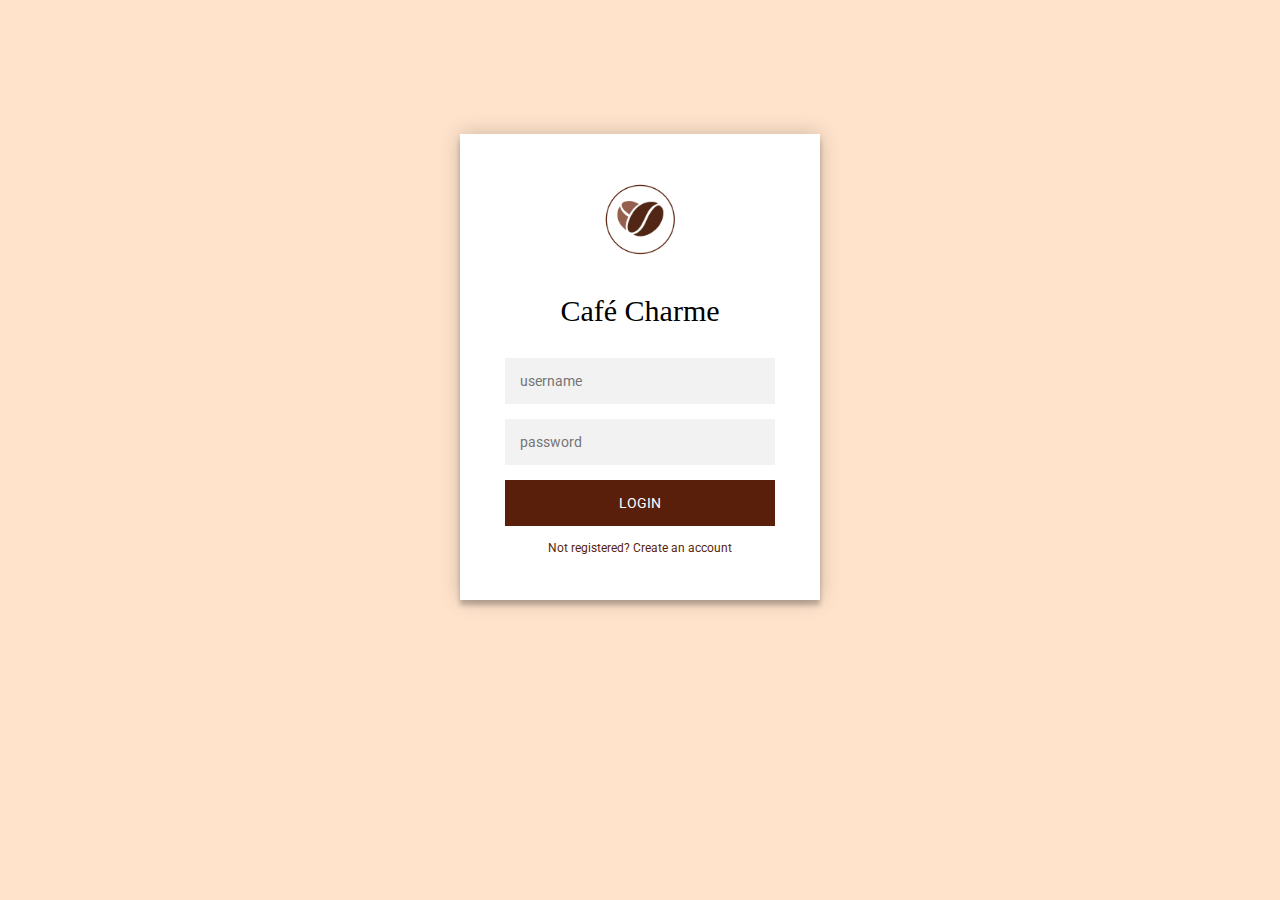
<file: adminlogin.html>
<!DOCTYPE html>
<html lang="en">
<head>
    <meta charset="UTF-8">
    <meta name="viewport" content="width=device-width, initial-scale=1.0">
    <title>Admin Log In</title>

    <link rel="stylesheet" href="./adminlogin.css">

    <link rel="preconnect" href="https://fonts.googleapis.com">
    <link rel="preconnect" href="https://fonts.gstatic.com" crossorigin>
    <link
        href="https://fonts.googleapis.com/css2?family=Roboto:ital,wght@0,100;0,300;0,400;0,500;0,700;0,900;1,100;1,300;1,400;1,500;1,700;1,900&display=swap"
        rel="stylesheet">

    <link rel="preconnect" href="https://fonts.googleapis.com">
    <link rel="preconnect" href="https://fonts.gstatic.com" crossorigin>
    <link
        href="https://fonts.googleapis.com/css2?family=Lora:ital,wght@0,400..700;1,400..700&family=Playfair+Display+SC:ital,wght@0,400;0,700;0,900;1,400;1,700;1,900&display=swap"
        rel="stylesheet">

    <link rel="preconnect" href="https://fonts.googleapis.com">
    <link rel="preconnect" href="https://fonts.gstatic.com" crossorigin>
    <link href="https://fonts.googleapis.com/css2?family=Playfair+Display:ital,wght@0,400..900;1,400..900&display=swap"
        rel="stylesheet">

    <link rel="preconnect" href="https://fonts.googleapis.com">
    <link rel="preconnect" href="https://fonts.gstatic.com" crossorigin>
    <link href="https://fonts.googleapis.com/css2?family=Roboto+Serif:ital,opsz,wght@0,8..144,100..900;1,8..144,100..900&display=swap" rel="stylesheet">
    
    <style>
              body 
        {
            background-color: rgb(255, 227, 203);
            padding-top: 75px;
            margin-left: 0;
            margin-right: 0;
            margin-bottom: 0;
        }

        .contents {
            margin: 5px 50px;
            border-radius: 15px;
            padding: 10px 10px;
            background-color: rgb(255, 227, 203);
            flex: 1;
        }

        .line {
            border-bottom: 1px solid rgb(89, 31, 11);
        }

        .separator
        {
            position: absolute;
            z-index: -1;
            width: 100%;
            height: 300px;
        }
    </style>
</head>
<body>
  <div class="login-page">
    <div class="form">
      <div>
        <img class="logo" src="./Group 29.png " alt="">
        <p class="brand-name">Café Charme</p>
      </div>
      <form class="register-form">
        <input type="text" placeholder="name"/>
        <input type="password" placeholder="password"/>
        <input type="text" placeholder="email address"/>
        <button>create</button>
        <p class="message">Already registered? <a href="#">Sign In</a></p>
      </form>
      <form class="login-form">
        <input type="text" placeholder="username"/>
        <input type="password" placeholder="password"/>
      </form>
      <a href="./dashboard.html">     
        <button>login</button>
        <p class="message">Not registered? <a href="#">Create an account</a></p>

     </a>
    </div>
  </div>

  <script src="./admin.js"></script>
</body>
</html>
</file>
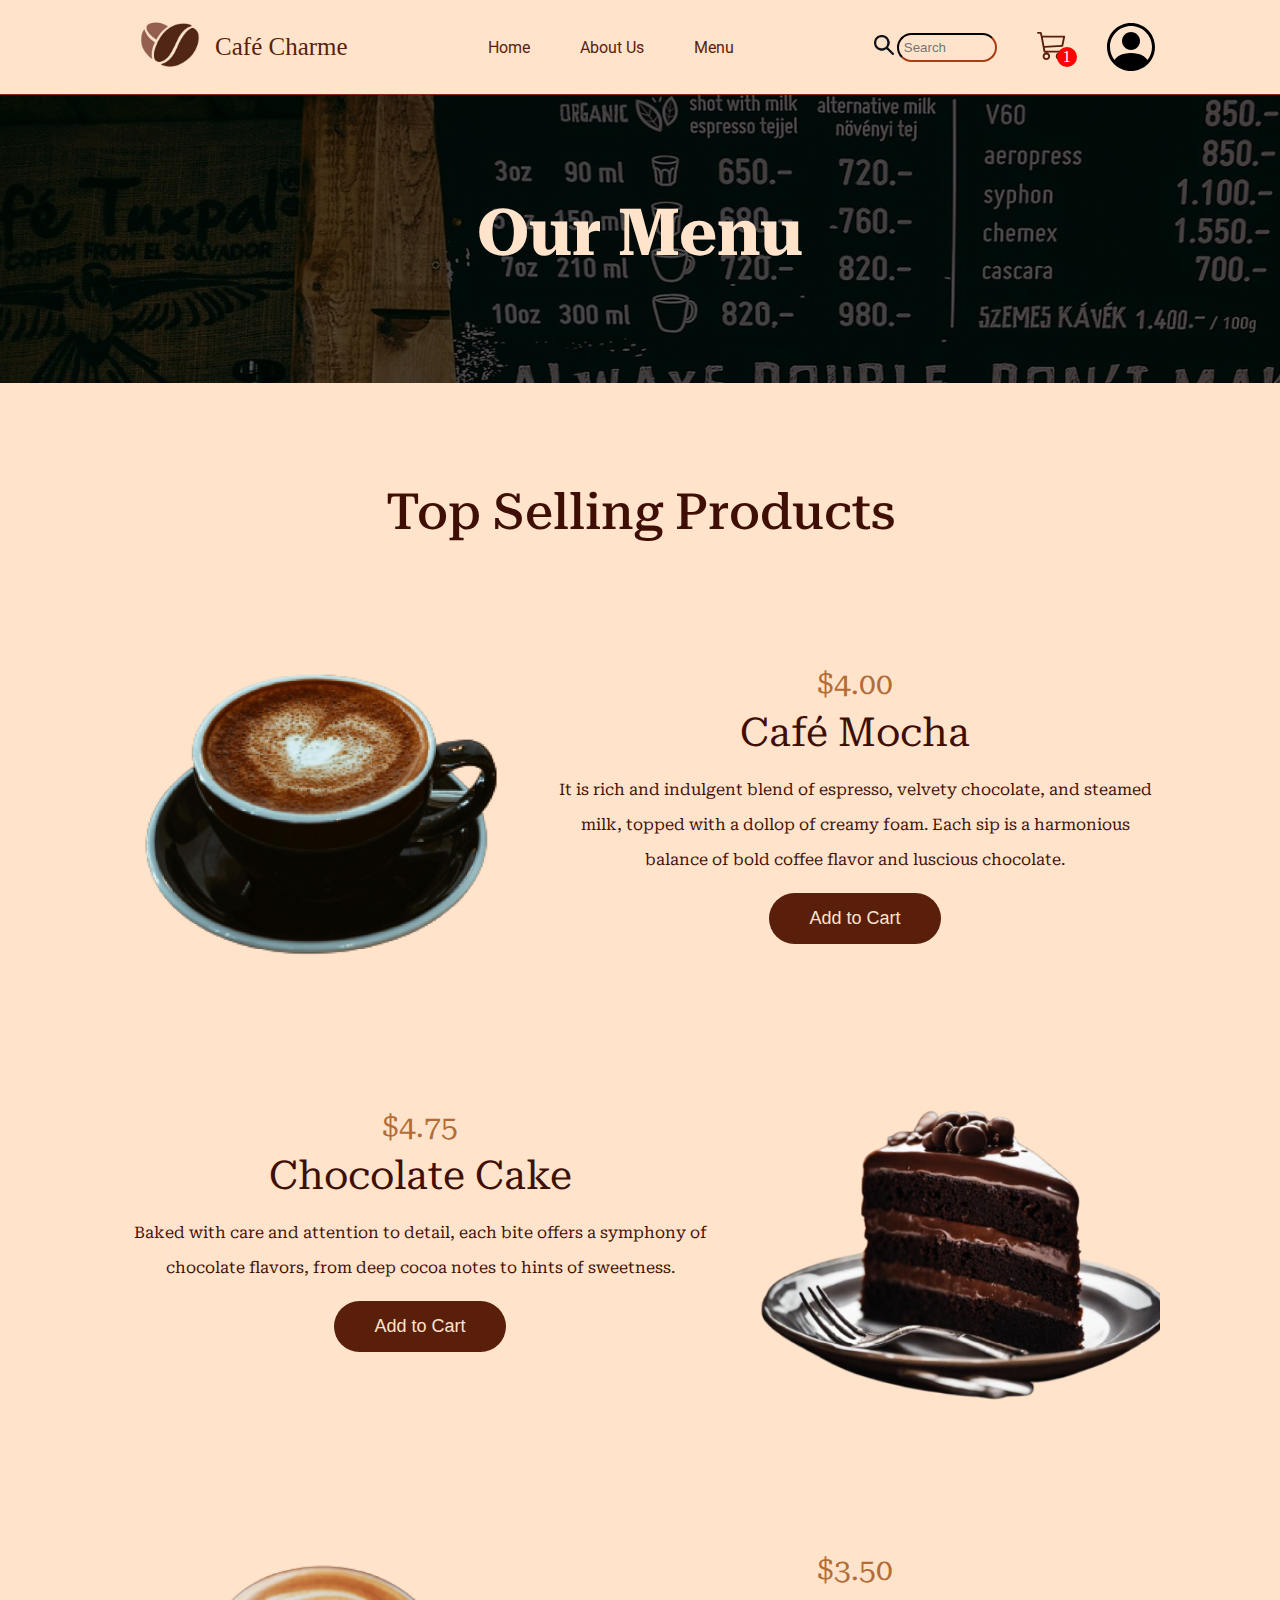
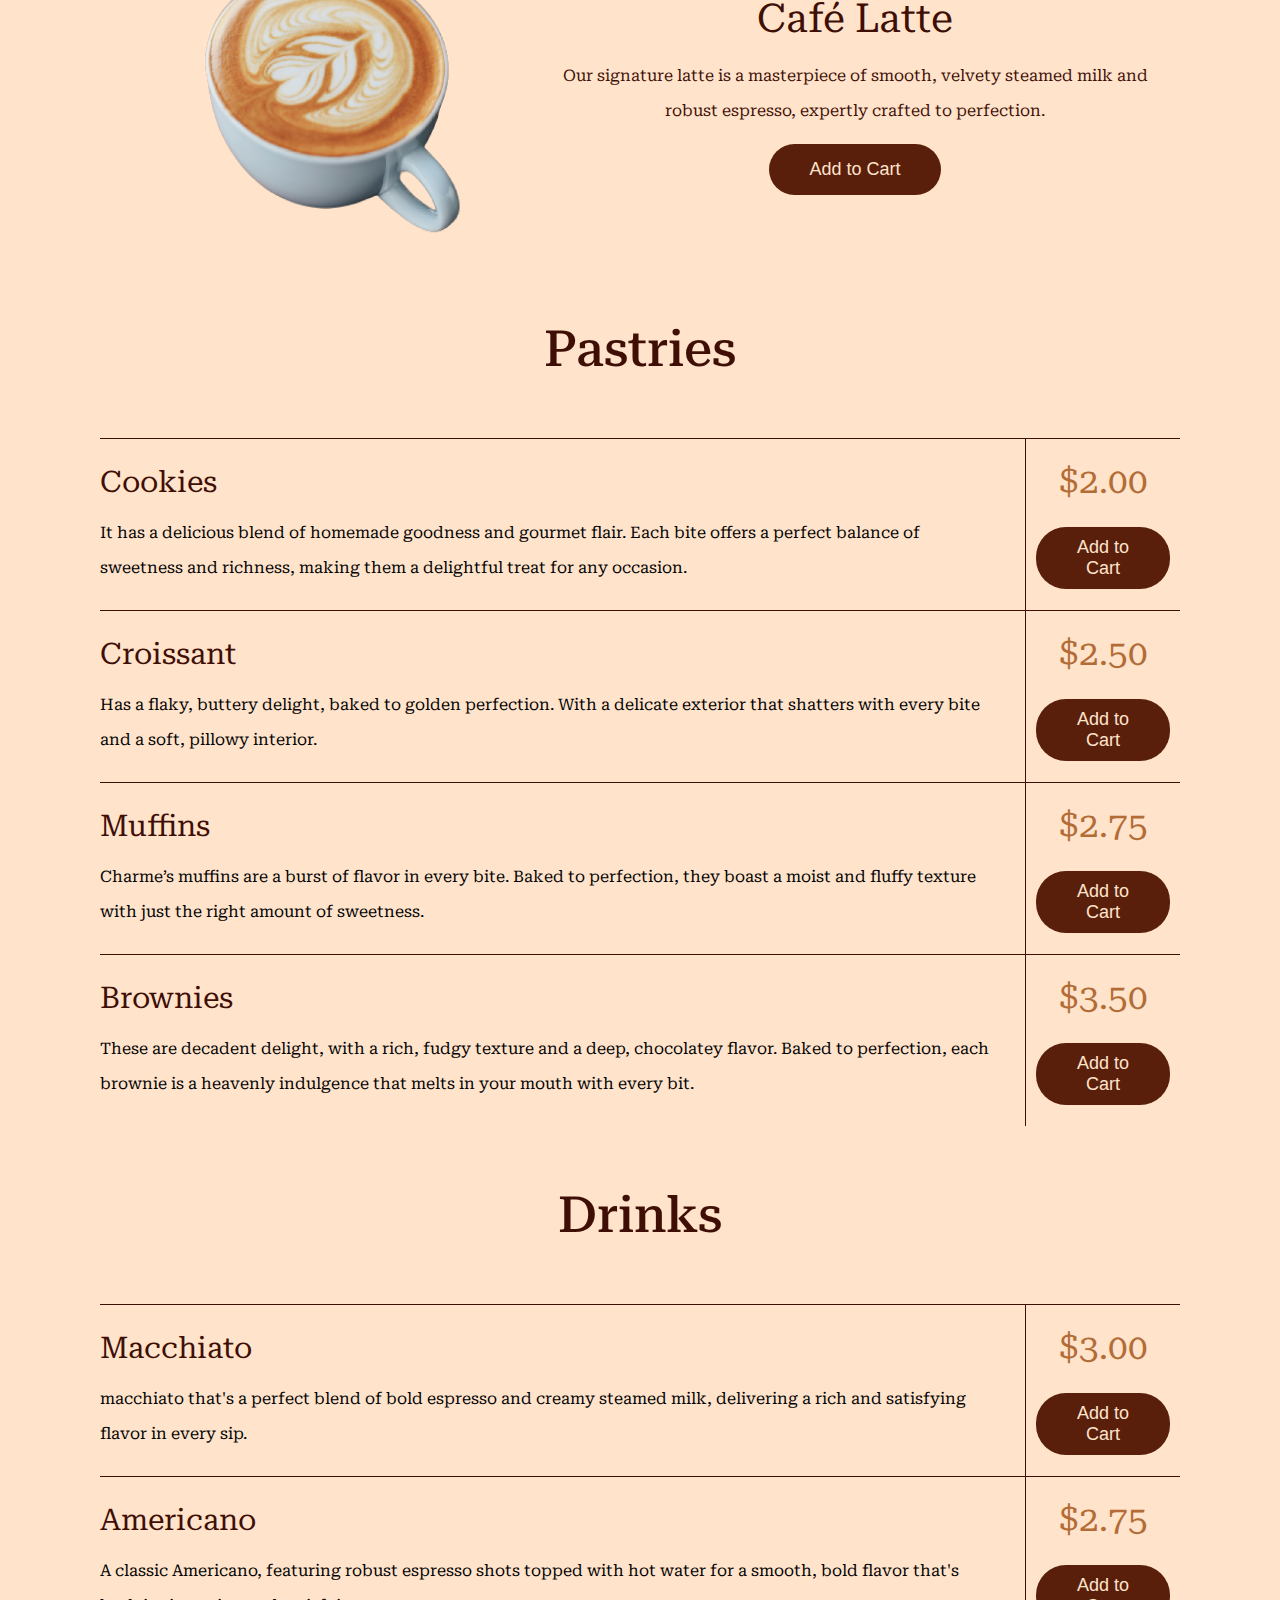
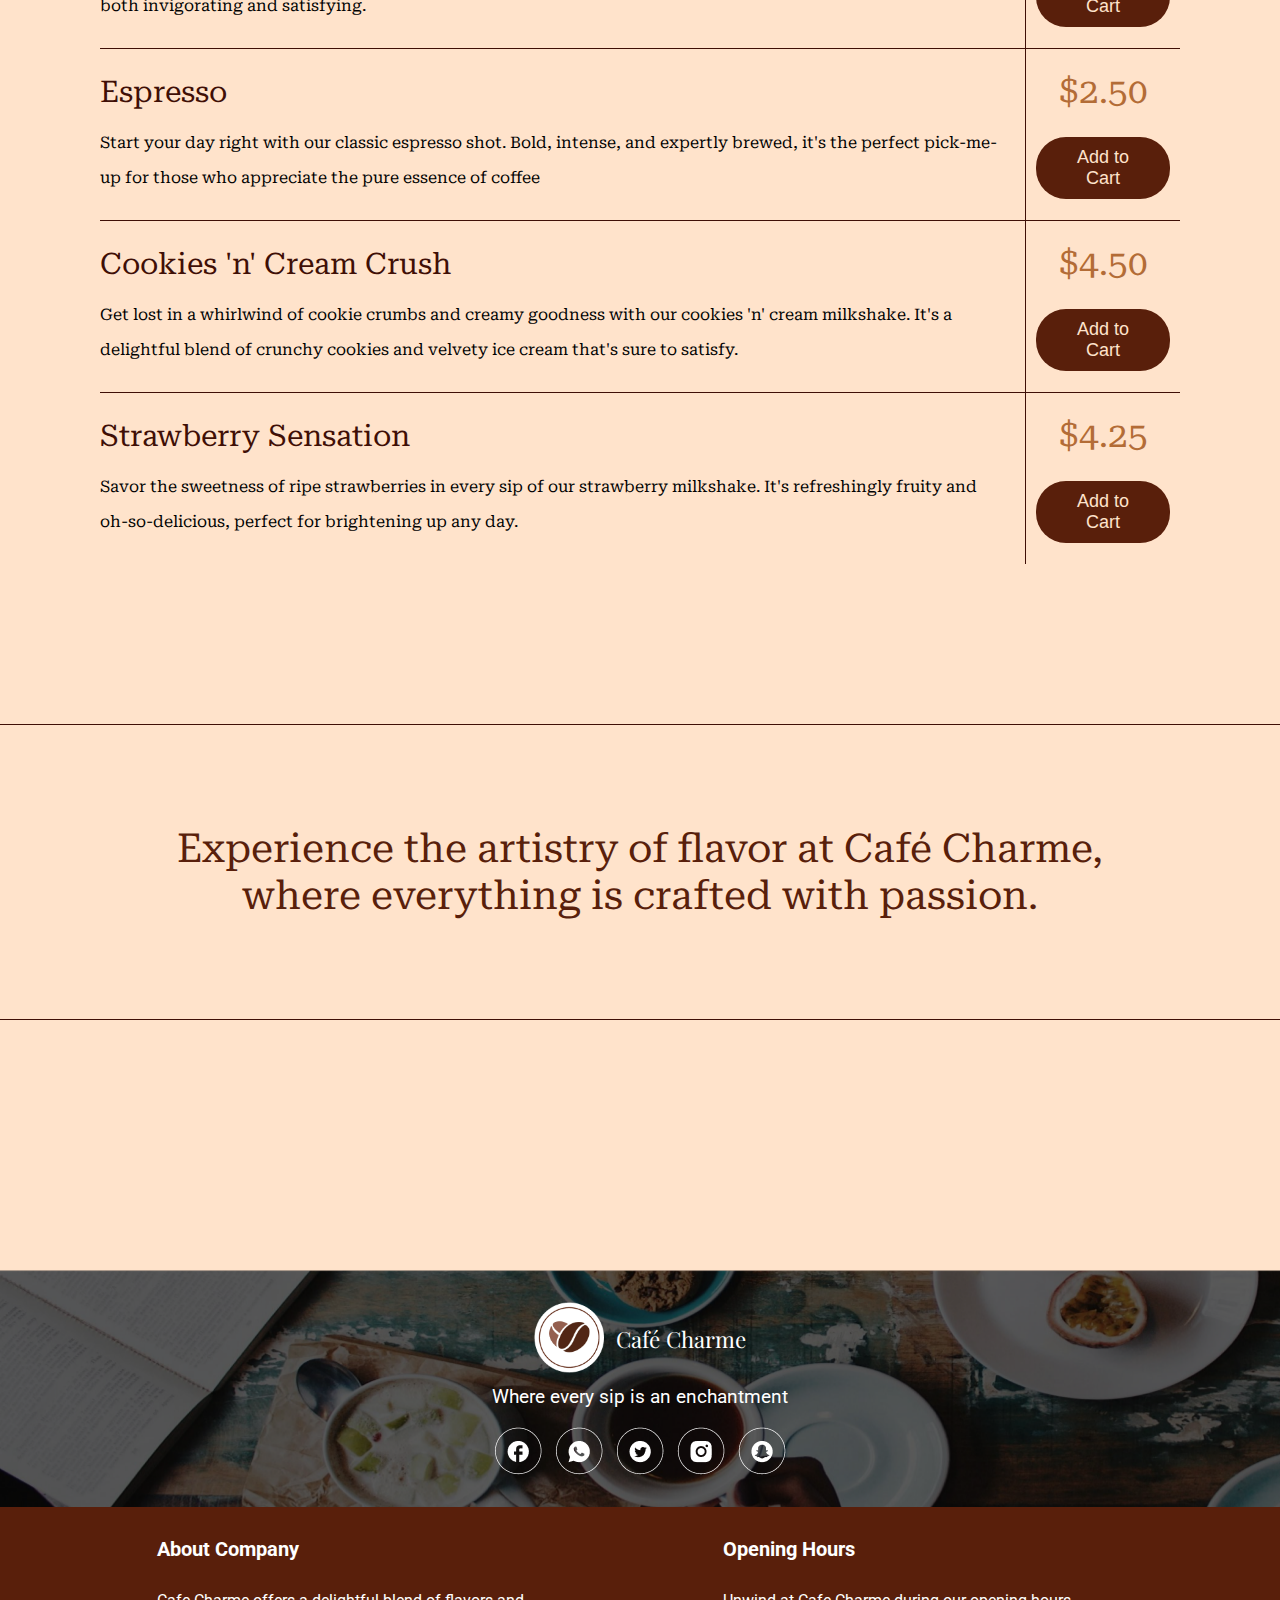
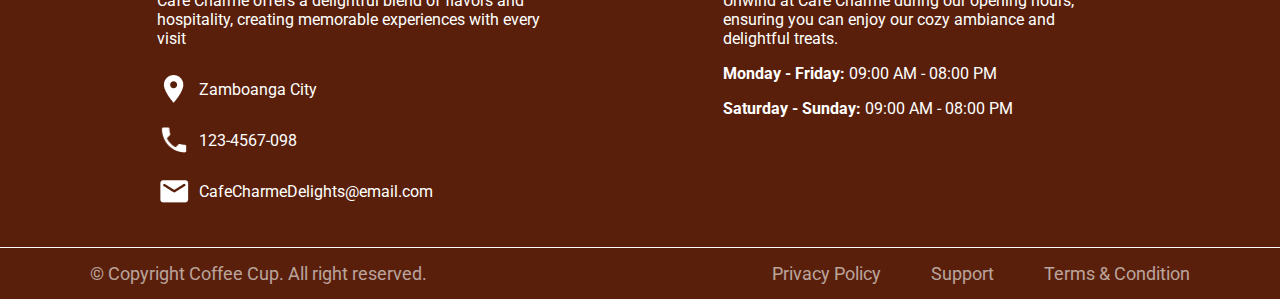
<file: browsing copy.html>
<!DOCTYPE html>
<html lang="en">
<head>
    <meta charset="UTF-8">
    <meta name="viewport" content="width=device-width, initial-scale=1.0">
    <title>Products</title>

    <link rel="stylesheet" href="./navigation.css">
    <link rel="stylesheet" href="./footer.css">
    <link rel="stylesheet" href="./browsing.css">

    <link rel="preconnect" href="https://fonts.googleapis.com">
    <link rel="preconnect" href="https://fonts.gstatic.com" crossorigin>
    <link
        href="https://fonts.googleapis.com/css2?family=Roboto:ital,wght@0,100;0,300;0,400;0,500;0,700;0,900;1,100;1,300;1,400;1,500;1,700;1,900&display=swap"
        rel="stylesheet">

    <link rel="preconnect" href="https://fonts.googleapis.com">
    <link rel="preconnect" href="https://fonts.gstatic.com" crossorigin>
    <link
        href="https://fonts.googleapis.com/css2?family=Lora:ital,wght@0,400..700;1,400..700&family=Playfair+Display+SC:ital,wght@0,400;0,700;0,900;1,400;1,700;1,900&display=swap"
        rel="stylesheet">

    <link rel="preconnect" href="https://fonts.googleapis.com">
    <link rel="preconnect" href="https://fonts.gstatic.com" crossorigin>
    <link href="https://fonts.googleapis.com/css2?family=Playfair+Display:ital,wght@0,400..900;1,400..900&display=swap"
        rel="stylesheet">

    <link rel="preconnect" href="https://fonts.googleapis.com">
    <link rel="preconnect" href="https://fonts.gstatic.com" crossorigin>
    <link href="https://fonts.googleapis.com/css2?family=Roboto+Serif:ital,opsz,wght@0,8..144,100..900;1,8..144,100..900&display=swap" rel="stylesheet">

    <style>
        body 
        {
            background-color: rgb(255, 227, 203);
            padding-top: 75px;
            margin-left: 0;
            margin-right: 0;
            margin-bottom: 0;
        }

        .contents {
            margin: 5px 50px;
            border-radius: 15px;
            padding: 10px 10px;
            background-color: rgb(255, 227, 203);
            flex: 1;
        }

        .line {
            border-bottom: 1px solid rgb(89, 31, 11);
        }

        .separator
        {
            position: absolute;
            z-index: -1;
            width: 100%;
            height: 300px;
        }
    </style>
</head>

<body class="">
    <div class="navigation">
        <div class="logo-name">
            <div class="logodiv">
                <a href="./adminlogin.html"><img class="logo" src="./logo-removebg-preview.jpg " alt=""></a>
            </div>
            <div class="name">
                <p><a href="">Café Charme</a></p>
            </div>
        </div>

        <div class="home-service-menu">
            <div class="home-nav">  
                <a href="./index copy.html">Home</a>
            </div>
            <div class="service-nav">
                <a href="./aboutUs copy.html">About Us</a>
            </div>
            <div class="menu-nav">
                <a href="./browsing copy.html">Menu</a>
            </div>
        </div>



        <div class="icon-bar">
            <div class="search-icon">
                <img class="icon" src="./Search Icon.jpg" alt="Search">
            </div>
            <div class="search-bar">
                <input class="bar" type="search" name="" id="" placeholder="Search">
            </div>
        </div>

        <div class="shop-starts">
            <span class="counter">1</span>
            <img class="shop-cart" src="./cart3.svg" alt="">
        </div>

        <div class="profile">
            <a href=""><img class="picc" src="./person-circle.svg" alt=""></a>
        </div>
    </div>

    <div class="Our-Menu">
        <div class="text"><p>Our Menu</p></div>
    </div>

    <div class="Top-Sellers">
        <p class="head1">Top Selling Products</p>
        <div class="segment">
            <div class="left">
                <img class="top-image" src="./mochaMacho 1.png" alt="">
            </div>
            <div class="right">
                <p class="top-price">$4.00</p>
                <p class="top-name">Café Mocha</p>
                <p class="top-description">It is rich and indulgent blend of espresso, velvety chocolate, and steamed milk, topped with a dollop of creamy foam. Each sip is a harmonious balance of bold coffee flavor and luscious chocolate.</p>
                <button class="add-Button">Add to Cart</button>
            </div>
        </div>

        <div class="segment">
            <div class="left1">
                <p class="top-price">$4.75</p>
                <p class="top-name">Chocolate Cake</p>
                <p class="top-description">Baked with care and attention to detail, each bite offers a symphony of chocolate flavors, from deep cocoa notes to hints of sweetness.</p>
                <button class="add-Button">Add to Cart</button>
            </div>
            <div class="right">
                <img class="top-image" src="./Chocolate Cake 11.png" alt="">
            </div>
        </div>

        <div class="segment">
            <div class="left">
                <img class="top-image" src="./Latte 11.png" alt="">
            </div>
            <div class="right">
                <p class="top-price">$3.50</p>
                <p class="top-name">Café Latte</p>
                <p class="top-description">Our signature latte is a masterpiece of smooth, velvety steamed milk and robust espresso, expertly crafted to perfection.</p>
                <button class="add-Button">Add to Cart</button>
            </div>
        </div>
    </div>

        <p class="head2">Pastries</p>

        <div class="Pastries">
            <div class="product">
                <div class="product-left">
                    <p class="prod-name">Cookies</p>
                    <p class="prod-description">
                        It has a delicious blend of homemade goodness and gourmet flair. Each bite offers a perfect balance of sweetness and richness, making them a delightful treat for any occasion.
                    </p>
                </div>
                <div class="price"><p>$2.00</p>
                <button class="add-Button-small">Add to Cart</button>
                </div>
            </div>
            <div class="product">
                <div class="product-left">
                    <p class="prod-name">Croissant</p>
                    <p class="prod-description">
                        Has a flaky, buttery delight, baked to golden perfection. With a delicate exterior that shatters with every bite and a soft, pillowy interior.                    </p>
                </div>
                <div class="price"><p>$2.50</p>
                <button class="add-Button-small">Add to Cart</button>
                </div>
            </div>
            <div class="product">
                <div class="product-left">
                    <p class="prod-name">Muffins</p>
                    <p class="prod-description">
                        Charme’s muffins are a burst of flavor in every bite. Baked to perfection, they boast a moist and fluffy texture with just the right amount of sweetness.                    
                    </p>
                </div>
                <div class="price"><p>$2.75</p>
                <button class="add-Button-small">Add to Cart</button>
                </div>
            </div>
            <div class="product">
                <div class="product-left">
                    <p class="prod-name">Brownies</p>
                    <p class="prod-description">
                        These are decadent delight, with a rich, fudgy texture and a deep, chocolatey flavor. Baked to perfection, each brownie is a heavenly indulgence that melts in your mouth with every bit.
                    </p>
                </div>
                <div class="price"><p>$3.50</p>
                <button class="add-Button-small">Add to Cart</button>
                </div>
            </div>

        </div>

        <p class="head2">Drinks</p>

        <div class="Pastries">
            <div class="product">
                <div class="product-left">
                    <p class="prod-name">Macchiato</p>
                    <p class="prod-description">
                        macchiato that's a perfect blend of bold espresso and creamy steamed milk, delivering a rich and satisfying flavor in every sip.                    </p>
                </div>
                <div class="price">
                    <p>$3.00</p>
                    <button class="add-Button-small">Add to Cart</button>
                </div>
            </div>
            <div class="product">
                <div class="product-left">
                    <p class="prod-name">Americano</p>
                    <p class="prod-description">
                        A classic Americano, featuring robust espresso shots topped with hot water for a smooth, bold flavor that's both invigorating and satisfying.                </div>
                <div class="price"><p>$2.75</p>
                <button class="add-Button-small">Add to Cart</button>
                </div>
            </div>
            <div class="product">
                <div class="product-left">
                    <p class="prod-name">Espresso</p>
                    <p class="prod-description">
                        Start your day right with our classic espresso shot. Bold, intense, and expertly brewed, it's the perfect pick-me-up for those who appreciate the pure essence of coffee
                    </p>
                </div>
                <div class="price"><p>$2.50</p>
                <button class="add-Button-small">Add to Cart</button>
                </div>
            </div>
            <div class="product">
                <div class="product-left">
                    <p class="prod-name">Cookies 'n' Cream Crush</p>
                    <p class="prod-description">
                        Get lost in a whirlwind of cookie crumbs and creamy goodness with our cookies 'n' cream milkshake. It's a delightful blend of crunchy cookies and velvety ice cream that's sure to satisfy.                    </p>
                </div>
                <div class="price"><p>$4.50</p>
                <button class="add-Button-small">Add to Cart</button>
                </div>
            </div>
            <div class="product">
                <div class="product-left">
                    <p class="prod-name">Strawberry Sensation</p>
                    <p class="prod-description">
                        Savor the sweetness of ripe strawberries in every sip of our strawberry milkshake. It's refreshingly fruity and oh-so-delicious, perfect for brightening up any day.                </div>
                <div class="price"><p>$4.25</p>
                <button class="add-Button-small">Add to Cart</button>
                </div>
            </div>
        </div>

        <div class="border-quote">
            <p class="quote">
                Experience the artistry of flavor at Café Charme, 
                where everything is crafted with passion.
            </p>
        </div>



        <div class="cartTab">
            <h1>Shopping Cart</h1>
            <div class="listCart">
                <div class="item">
                    <div class="image">
                        <img src="mochaMacho 1.png" alt="">
                    </div>
                    <div class="Nname">
                        Café Mocha
                    </div>
                    <div class="totalPrice">
                        $4.00
                    </div>
                    <div class="quantity">
                        <span class="minus"><</span>
                        <span class="calculate">1</span>
                        <span class="plus">></span>
                    </div>
                </div>
                <div class="item1">
                    <div class="image">
                        <img class="image" src="./Chocolate Cake 11.png" alt="">
                    </div>
                    <div class="Nname">
                        Chocolate Cake
                    </div>
                    <div class="totalPrice">
                        $4.75
                    </div>
                    <div class="quantity">
                        <span class="minus"><</span>
                        <span class="calculate">1</span>
                        <span class="plus">></span>
                    </div>
                </div>
                
                    <div class="price-computed">
                        <p class="totalPrice">Total: $8.75</p>
                    </div>

            </div>
            <div class="btn">
                <button class="close">Close</button>
                <a href="./Profile.html"><button class="checkout">Check Out</button></a>
            </div>
        </div>

        <script src="app.js">
        </script>

</body>

<footer>
    <div class="footer-top">
        <div class="footer-logo">
            <div>
                <img class="footer-brand-logo" src="./Group 29.png" alt="">
            </div>
            <p class="footer-brand-name">Café Charme</p>
        </div>
        <div>
            <p class="footer-text">Where every sip is an enchantment</p>
        </div>
        <div class="footer-platforms">
            <img class="footer-frame" src="./Frame 36.png" alt="">
        </div>
    </div>

    <div class="footer-bottom">
        <div class="footer-bottom-left">
            <p class="footer-bottom-text">
                About Company
            </p>
            <p class="about-company">
                Cafe Charme offers a delightful blend of flavors and hospitality, creating memorable experiences with every visit
            </p>
            <div class="other-infos">
                <img src="./mdi_location.png" alt="">
                <p>Zamboanga City</p>
            </div>
            <div class="other-infos">
                <img src="mdi_call.png" alt="">
                <p>123-4567-098</p>
            </div>
            <div class="other-infos">
                <img src="./ic_round-email.png" alt="">
                <p>CafeCharmeDelights@email.com</p>
            </div>
        </div>
        <div class="footer-bottom-right">
            <p class="footer-bottom-text">
                Opening Hours
            </p>
            <p class="about-company">
                Unwind at Cafe Charme during our opening hours, ensuring you can enjoy our cozy ambiance and delightful treats.
            </p>
            <p>
                <p><span class="bolded">Monday - Friday: </span> 09:00 AM - 08:00 PM</p>
            </p>
            <p>
                <p><span class="bolded">Saturday - Sunday: </span> 09:00 AM - 08:00 PM</p>
            </p>
        </div>
    </div>

    <div class="foot-footer">
        <div>
            © Copyright Coffee Cup. All right reserved.
        </div>

        <div class="foot-footer-trio">
            <div>Privacy Policy</div>
            <div>Support</div>
            <div>Terms & Condition</div>
        </div>
    </div>
</footer>
</html>
</file>
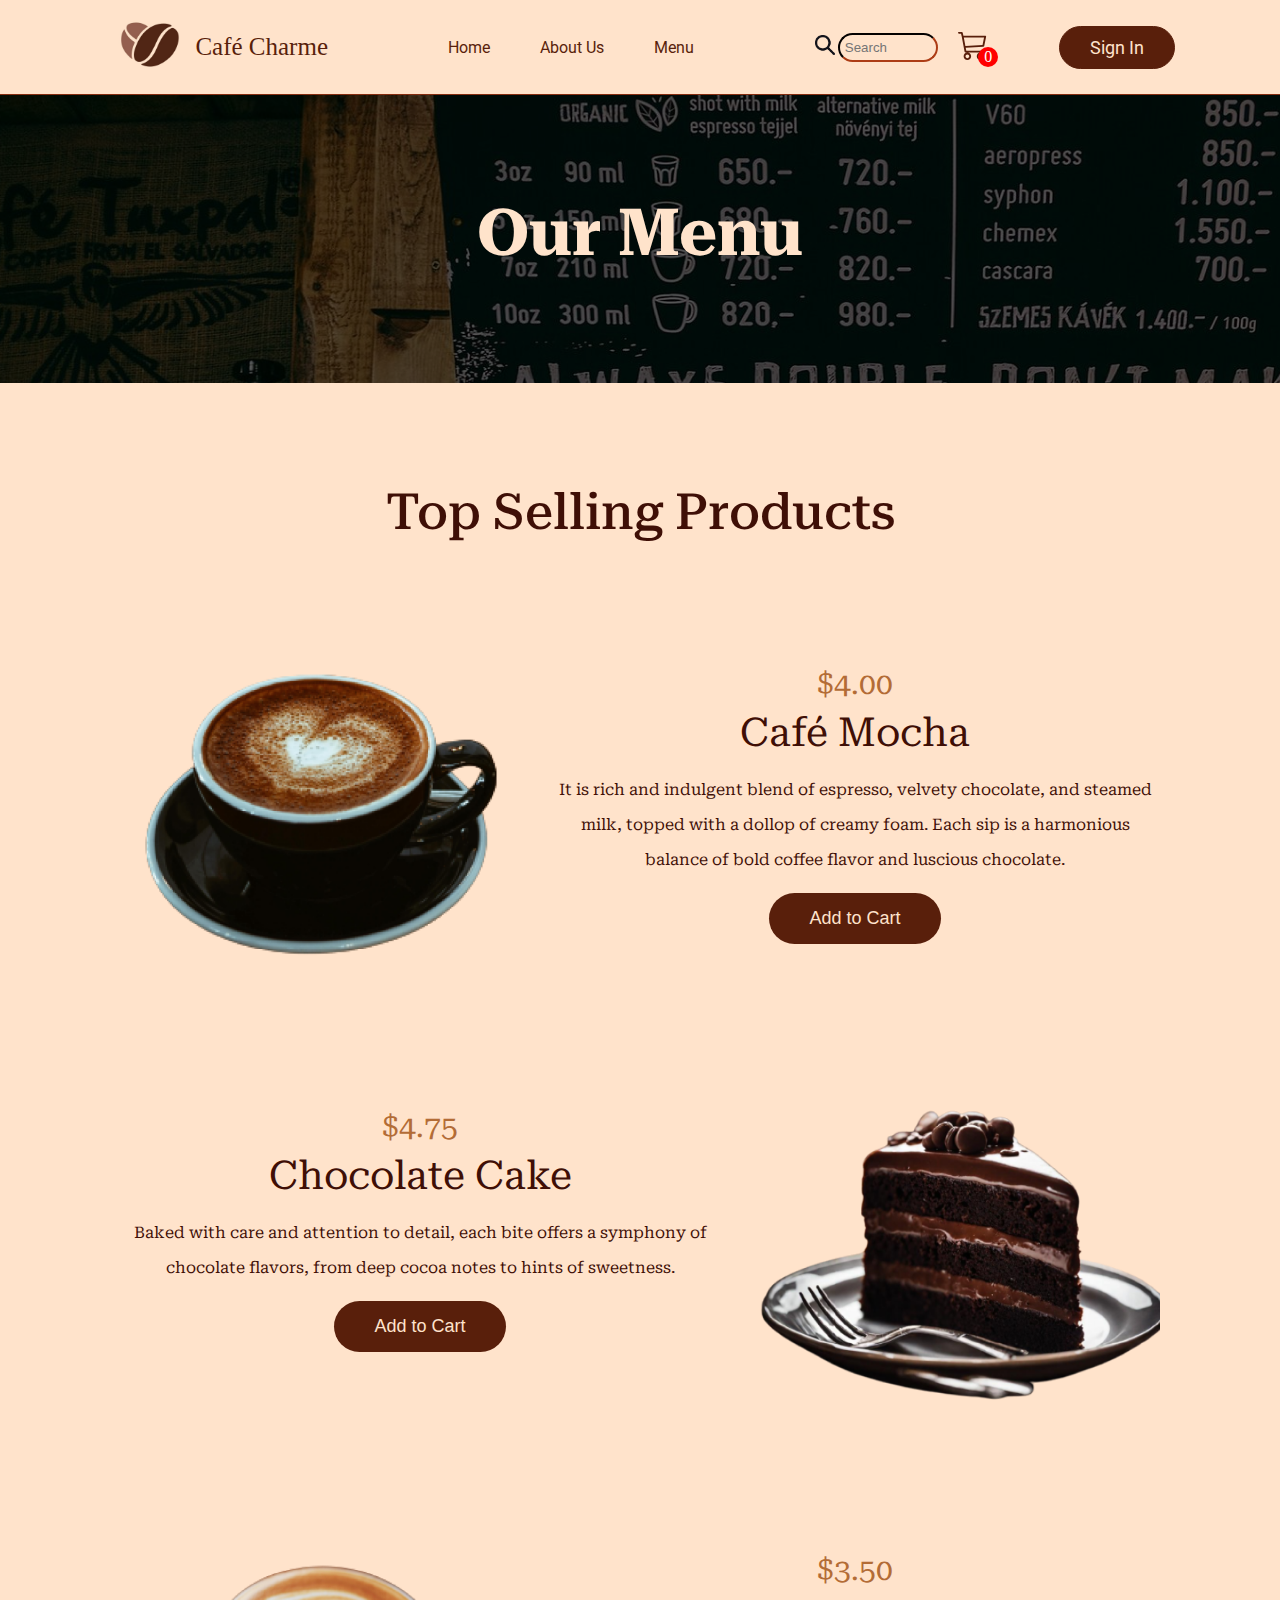
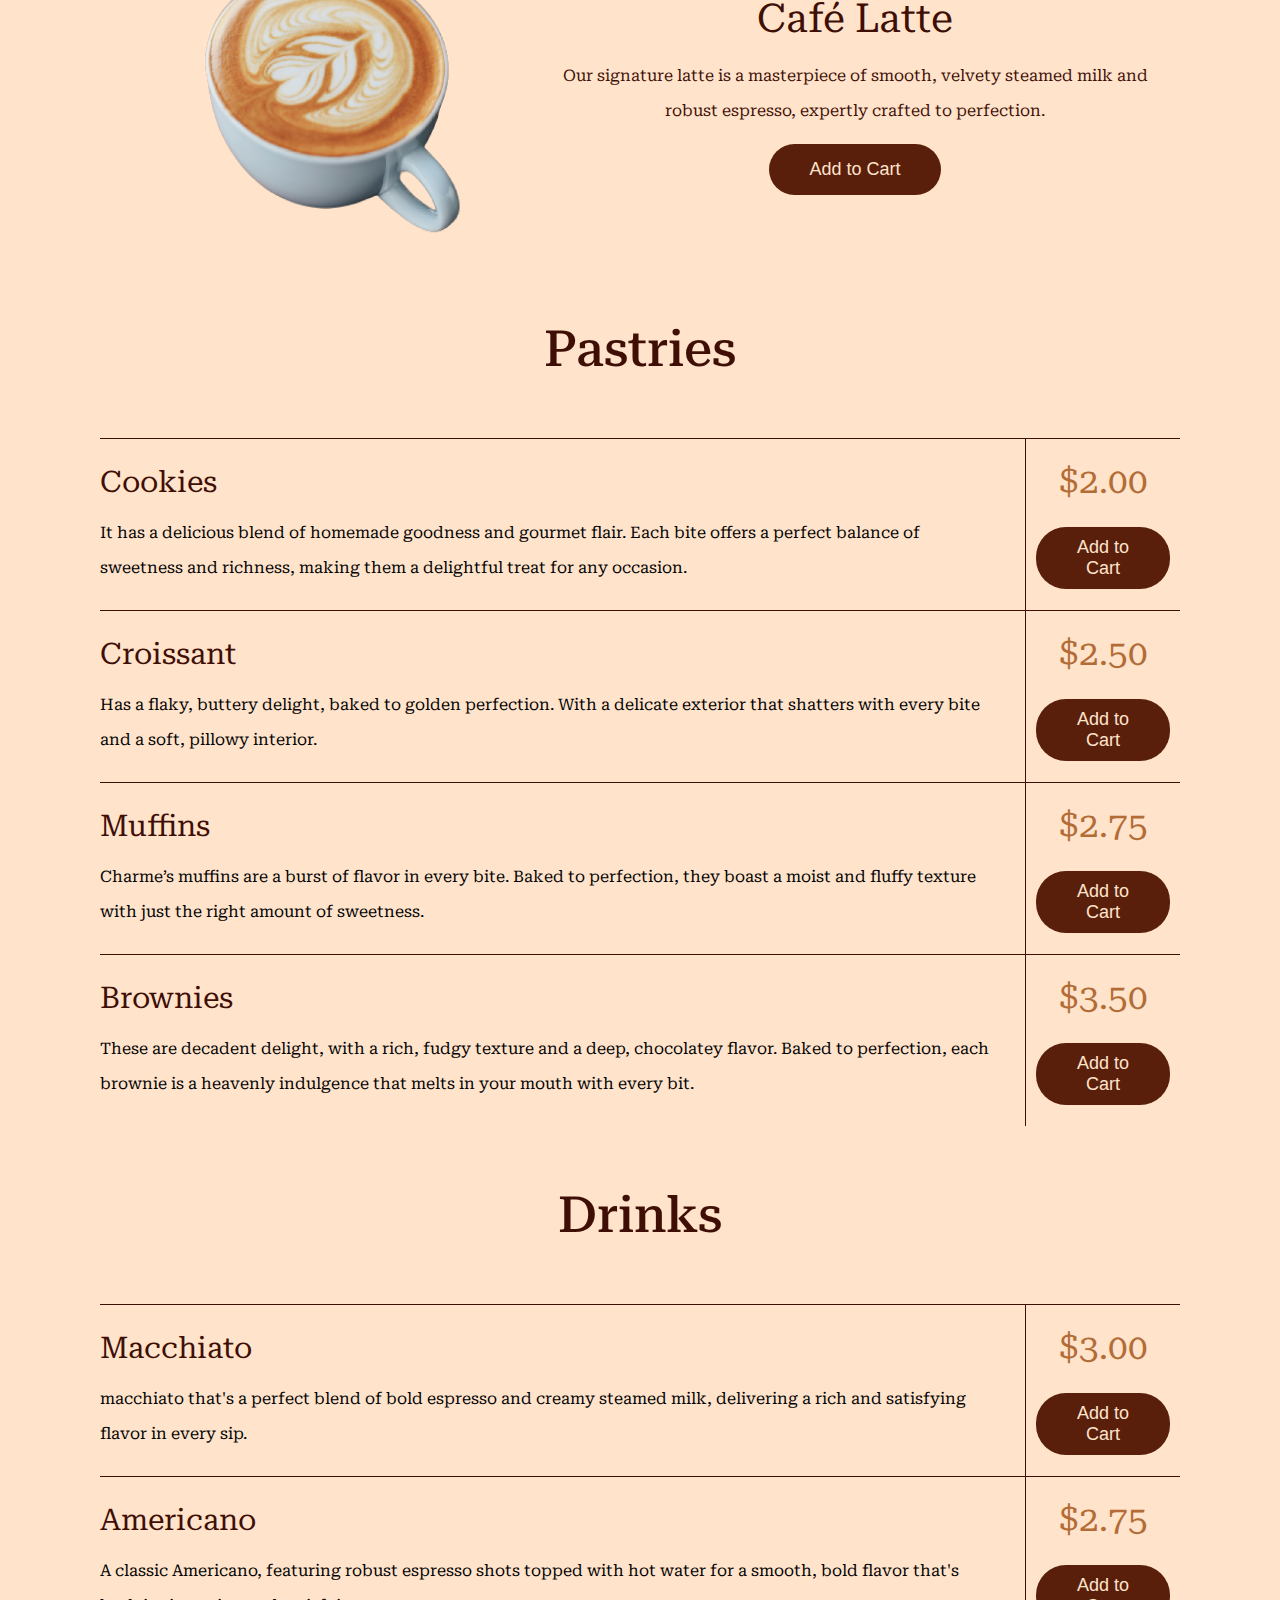
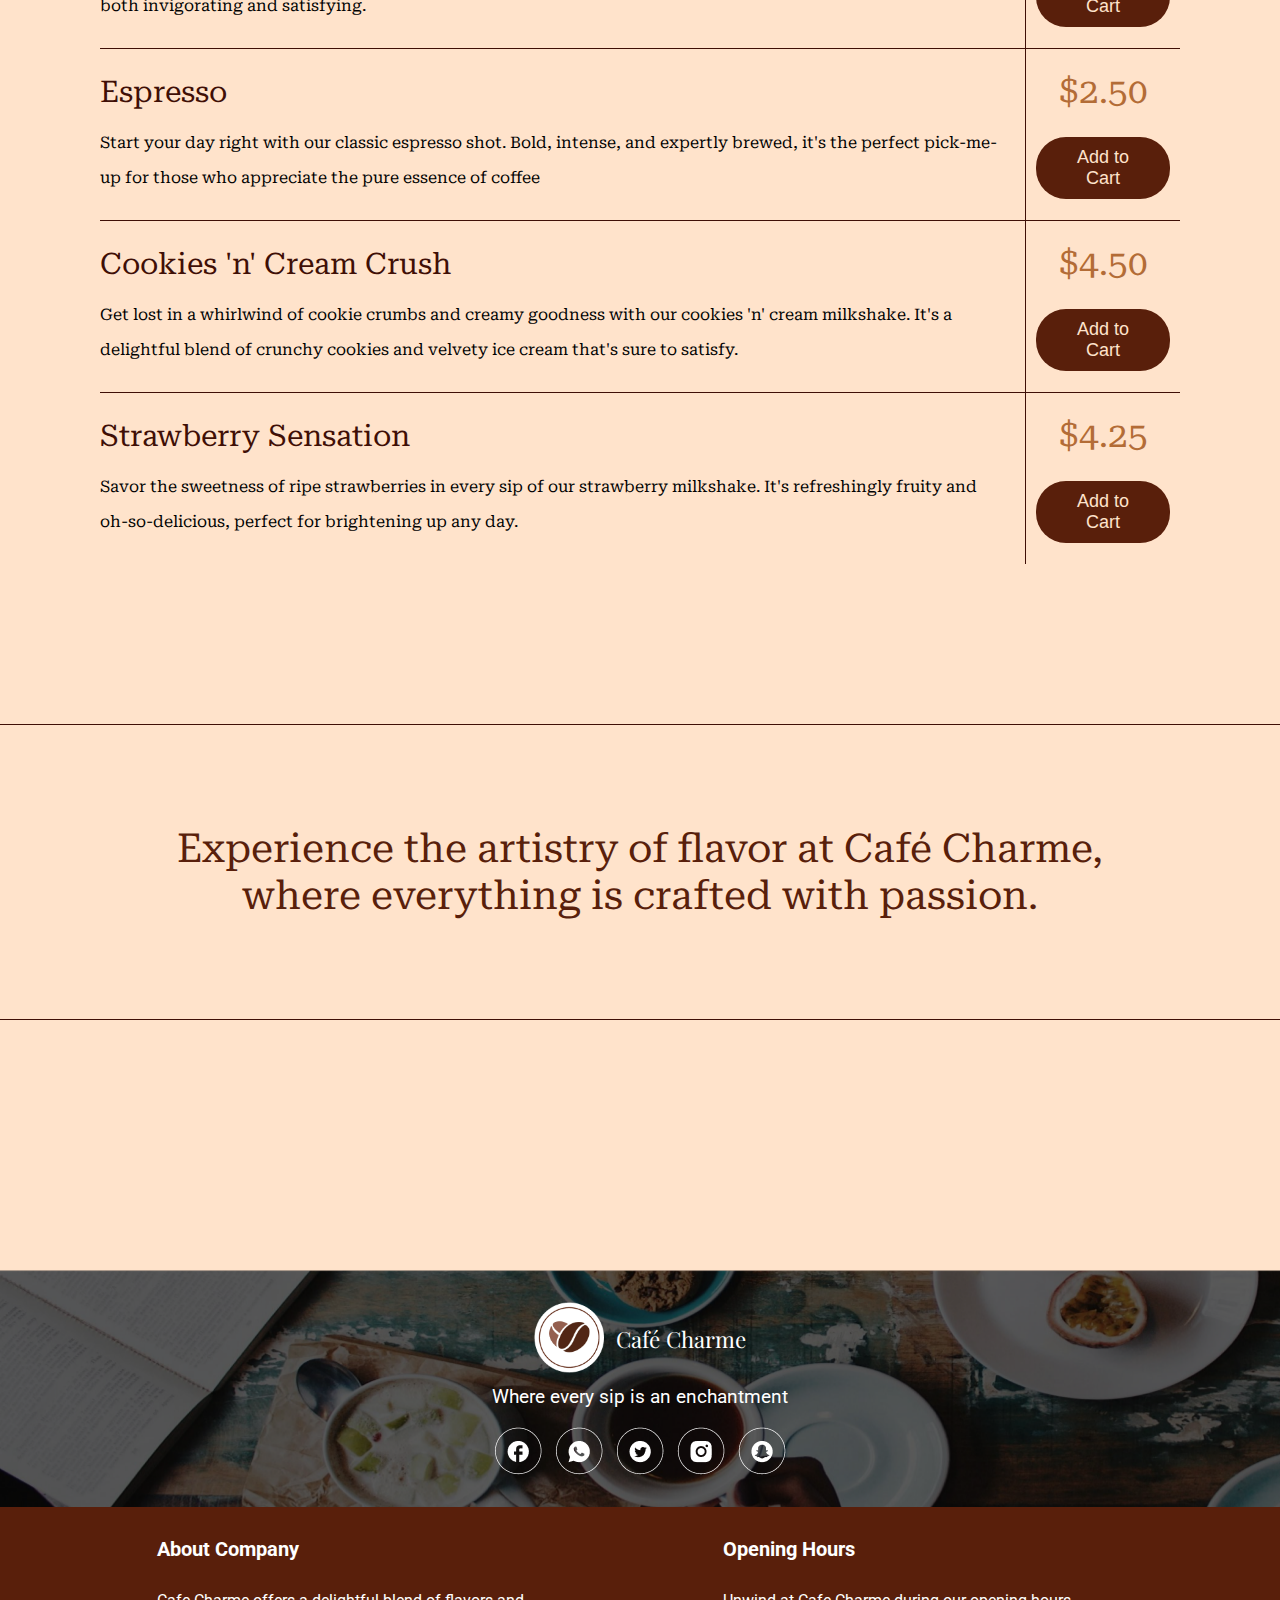
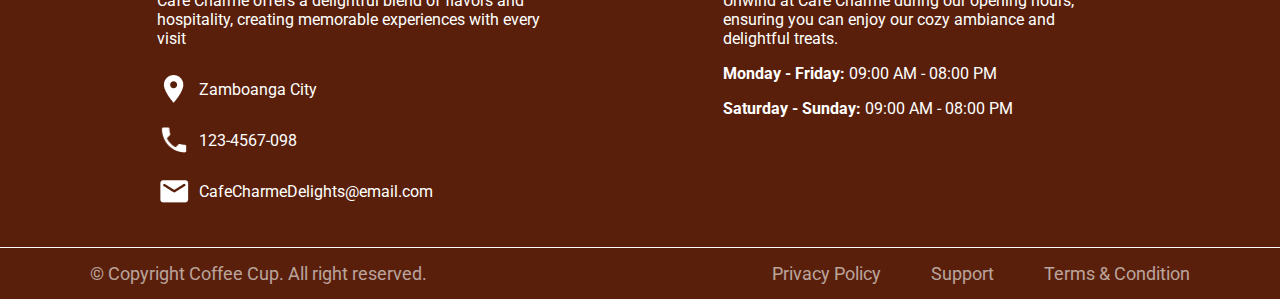
<file: browsing.html>
<!DOCTYPE html>
<html lang="en">
<head>
    <meta charset="UTF-8">
    <meta name="viewport" content="width=device-width, initial-scale=1.0">
    <title>Products</title>

    <link rel="stylesheet" href="./navigation.css">
    <link rel="stylesheet" href="./footer.css">
    <link rel="stylesheet" href="./browsing.css">

    <link rel="preconnect" href="https://fonts.googleapis.com">
    <link rel="preconnect" href="https://fonts.gstatic.com" crossorigin>
    <link
        href="https://fonts.googleapis.com/css2?family=Roboto:ital,wght@0,100;0,300;0,400;0,500;0,700;0,900;1,100;1,300;1,400;1,500;1,700;1,900&display=swap"
        rel="stylesheet">

    <link rel="preconnect" href="https://fonts.googleapis.com">
    <link rel="preconnect" href="https://fonts.gstatic.com" crossorigin>
    <link
        href="https://fonts.googleapis.com/css2?family=Lora:ital,wght@0,400..700;1,400..700&family=Playfair+Display+SC:ital,wght@0,400;0,700;0,900;1,400;1,700;1,900&display=swap"
        rel="stylesheet">

    <link rel="preconnect" href="https://fonts.googleapis.com">
    <link rel="preconnect" href="https://fonts.gstatic.com" crossorigin>
    <link href="https://fonts.googleapis.com/css2?family=Playfair+Display:ital,wght@0,400..900;1,400..900&display=swap"
        rel="stylesheet">

    <link rel="preconnect" href="https://fonts.googleapis.com">
    <link rel="preconnect" href="https://fonts.gstatic.com" crossorigin>
    <link href="https://fonts.googleapis.com/css2?family=Roboto+Serif:ital,opsz,wght@0,8..144,100..900;1,8..144,100..900&display=swap" rel="stylesheet">

    <style>
        body 
        {
            background-color: rgb(255, 227, 203);
            padding-top: 75px;
            margin-left: 0;
            margin-right: 0;
            margin-bottom: 0;
        }

        .contents {
            margin: 5px 50px;
            border-radius: 15px;
            padding: 10px 10px;
            background-color: rgb(255, 227, 203);
            flex: 1;
        }

        .line {
            border-bottom: 1px solid rgb(89, 31, 11);
        }

        .separator
        {
            position: absolute;
            z-index: -1;
            width: 100%;
            height: 300px;
        }
    </style>
</head>

<body class="">
    <div class="navigation">
        <div class="logo-name">
            <div class="logodiv">
                <a href="./adminlogin.html"><img class="logo" src="./logo-removebg-preview.jpg " alt=""></a>
            </div>
            <div class="name">
                <p><a href="">Café Charme</a></p>
            </div>
        </div>

        <div class="home-service-menu">
            <div class="home-nav">  
                <a href="./index.html">Home</a>
            </div>
            <div class="service-nav">
                <a href="./aboutUs.html">About Us</a>
            </div>
            <div class="menu-nav">
                <a href="./browsing.html">Menu</a>
            </div>
        </div>



        <div class="icon-bar">
            <div class="search-icon">
                <img class="icon" src="./Search Icon.jpg" alt="Search">
            </div>
            <div class="search-bar">
                <input class="bar" type="search" name="" id="" placeholder="Search">
            </div>
        </div>

        <div class="shop-starts">
            <span class="counter">0</span>
            <img class="shop-cart" src="./cart3.svg" alt="">
        </div>

        <div class="log-in-button">
            <a href="./login.html"><button class="log-in">Sign In</button></a>
        </div>
    </div>

    <div class="Our-Menu">
        <div class="text"><p>Our Menu</p></div>
    </div>

    <div class="Top-Sellers">
        <p class="head1">Top Selling Products</p>
        <div class="segment">
            <div class="left">
                <img class="top-image" src="./mochaMacho 1.png" alt="">
            </div>
            <div class="right">
                <p class="top-price">$4.00</p>
                <p class="top-name">Café Mocha</p>
                <p class="top-description">It is rich and indulgent blend of espresso, velvety chocolate, and steamed milk, topped with a dollop of creamy foam. Each sip is a harmonious balance of bold coffee flavor and luscious chocolate.</p>
                <button class="add-Button">Add to Cart</button>
            </div>
        </div>

        <div class="segment">
            <div class="left1">
                <p class="top-price">$4.75</p>
                <p class="top-name">Chocolate Cake</p>
                <p class="top-description">Baked with care and attention to detail, each bite offers a symphony of chocolate flavors, from deep cocoa notes to hints of sweetness.</p>
                <button class="add-Button">Add to Cart</button>
            </div>
            <div class="right">
                <img class="top-image" src="./Chocolate Cake 11.png" alt="">
            </div>
        </div>

        <div class="segment">
            <div class="left">
                <img class="top-image" src="./Latte 11.png" alt="">
            </div>
            <div class="right">
                <p class="top-price">$3.50</p>
                <p class="top-name">Café Latte</p>
                <p class="top-description">Our signature latte is a masterpiece of smooth, velvety steamed milk and robust espresso, expertly crafted to perfection.</p>
                <button class="add-Button">Add to Cart</button>
            </div>
        </div>
    </div>

        <p class="head2">Pastries</p>

        <div class="Pastries">
            <div class="product">
                <div class="product-left">
                    <p class="prod-name">Cookies</p>
                    <p class="prod-description">
                        It has a delicious blend of homemade goodness and gourmet flair. Each bite offers a perfect balance of sweetness and richness, making them a delightful treat for any occasion.
                    </p>
                </div>
                <div class="price"><p>$2.00</p>
                <button class="add-Button-small">Add to Cart</button>
                </div>
            </div>
            <div class="product">
                <div class="product-left">
                    <p class="prod-name">Croissant</p>
                    <p class="prod-description">
                        Has a flaky, buttery delight, baked to golden perfection. With a delicate exterior that shatters with every bite and a soft, pillowy interior.                    </p>
                </div>
                <div class="price"><p>$2.50</p>
                <button class="add-Button-small">Add to Cart</button>
                </div>
            </div>
            <div class="product">
                <div class="product-left">
                    <p class="prod-name">Muffins</p>
                    <p class="prod-description">
                        Charme’s muffins are a burst of flavor in every bite. Baked to perfection, they boast a moist and fluffy texture with just the right amount of sweetness.                    
                    </p>
                </div>
                <div class="price"><p>$2.75</p>
                <button class="add-Button-small">Add to Cart</button>
                </div>
            </div>
            <div class="product">
                <div class="product-left">
                    <p class="prod-name">Brownies</p>
                    <p class="prod-description">
                        These are decadent delight, with a rich, fudgy texture and a deep, chocolatey flavor. Baked to perfection, each brownie is a heavenly indulgence that melts in your mouth with every bit.
                    </p>
                </div>
                <div class="price"><p>$3.50</p>
                <button class="add-Button-small">Add to Cart</button>
                </div>
            </div>

        </div>

        <p class="head2">Drinks</p>

        <div class="Pastries">
            <div class="product">
                <div class="product-left">
                    <p class="prod-name">Macchiato</p>
                    <p class="prod-description">
                        macchiato that's a perfect blend of bold espresso and creamy steamed milk, delivering a rich and satisfying flavor in every sip.                    </p>
                </div>
                <div class="price">
                    <p>$3.00</p>
                    <button class="add-Button-small">Add to Cart</button>
                </div>
            </div>
            <div class="product">
                <div class="product-left">
                    <p class="prod-name">Americano</p>
                    <p class="prod-description">
                        A classic Americano, featuring robust espresso shots topped with hot water for a smooth, bold flavor that's both invigorating and satisfying.                </div>
                <div class="price"><p>$2.75</p>
                <button class="add-Button-small">Add to Cart</button>
                </div>
            </div>
            <div class="product">
                <div class="product-left">
                    <p class="prod-name">Espresso</p>
                    <p class="prod-description">
                        Start your day right with our classic espresso shot. Bold, intense, and expertly brewed, it's the perfect pick-me-up for those who appreciate the pure essence of coffee
                    </p>
                </div>
                <div class="price"><p>$2.50</p>
                <button class="add-Button-small">Add to Cart</button>
                </div>
            </div>
            <div class="product">
                <div class="product-left">
                    <p class="prod-name">Cookies 'n' Cream Crush</p>
                    <p class="prod-description">
                        Get lost in a whirlwind of cookie crumbs and creamy goodness with our cookies 'n' cream milkshake. It's a delightful blend of crunchy cookies and velvety ice cream that's sure to satisfy.                    </p>
                </div>
                <div class="price"><p>$4.50</p>
                <button class="add-Button-small">Add to Cart</button>
                </div>
            </div>
            <div class="product">
                <div class="product-left">
                    <p class="prod-name">Strawberry Sensation</p>
                    <p class="prod-description">
                        Savor the sweetness of ripe strawberries in every sip of our strawberry milkshake. It's refreshingly fruity and oh-so-delicious, perfect for brightening up any day.                </div>
                <div class="price"><p>$4.25</p>
                <button class="add-Button-small">Add to Cart</button>
                </div>
            </div>
        </div>

        <div class="border-quote">
            <p class="quote">
                Experience the artistry of flavor at Café Charme, 
                where everything is crafted with passion.
            </p>
        </div>



        <div class="cartTab">
            <h1>Shopping Cart</h1>
            <div class="listCart">
                <div class="item">
                    <div class="image">
                        <img src="mochaMacho 1.png" alt="">
                    </div>
                    <div class="Nname">
                        Café Mocha
                    </div>
                    <div class="totalPrice">
                        $4.00
                    </div>
                    <div class="quantity">
                        <span class="minus"><</span>
                        <span class="calculate">1</span>
                        <span class="plus">></span>
                    </div>
                </div>

            </div>
            <div class="btn">
                <button class="close">Close</button>
                <a href="./Profile.html"><button class="checkout">Check Out</button></a>
            </div>
        </div>

        <script src="app.js">
        </script>

</body>

<footer>
    <div class="footer-top">
        <div class="footer-logo">
            <div>
                <img class="footer-brand-logo" src="./Group 29.png" alt="">
            </div>
            <p class="footer-brand-name">Café Charme</p>
        </div>
        <div>
            <p class="footer-text">Where every sip is an enchantment</p>
        </div>
        <div class="footer-platforms">
            <img class="footer-frame" src="./Frame 36.png" alt="">
        </div>
    </div>

    <div class="footer-bottom">
        <div class="footer-bottom-left">
            <p class="footer-bottom-text">
                About Company
            </p>
            <p class="about-company">
                Cafe Charme offers a delightful blend of flavors and hospitality, creating memorable experiences with every visit
            </p>
            <div class="other-infos">
                <img src="./mdi_location.png" alt="">
                <p>Zamboanga City</p>
            </div>
            <div class="other-infos">
                <img src="mdi_call.png" alt="">
                <p>123-4567-098</p>
            </div>
            <div class="other-infos">
                <img src="./ic_round-email.png" alt="">
                <p>CafeCharmeDelights@email.com</p>
            </div>
        </div>
        <div class="footer-bottom-right">
            <p class="footer-bottom-text">
                Opening Hours
            </p>
            <p class="about-company">
                Unwind at Cafe Charme during our opening hours, ensuring you can enjoy our cozy ambiance and delightful treats.
            </p>
            <p>
                <p><span class="bolded">Monday - Friday: </span> 09:00 AM - 08:00 PM</p>
            </p>
            <p>
                <p><span class="bolded">Saturday - Sunday: </span> 09:00 AM - 08:00 PM</p>
            </p>
        </div>
    </div>

    <div class="foot-footer">
        <div>
            © Copyright Coffee Cup. All right reserved.
        </div>

        <div class="foot-footer-trio">
            <div>Privacy Policy</div>
            <div>Support</div>
            <div>Terms & Condition</div>
        </div>
    </div>
</footer>
</html>
</file>
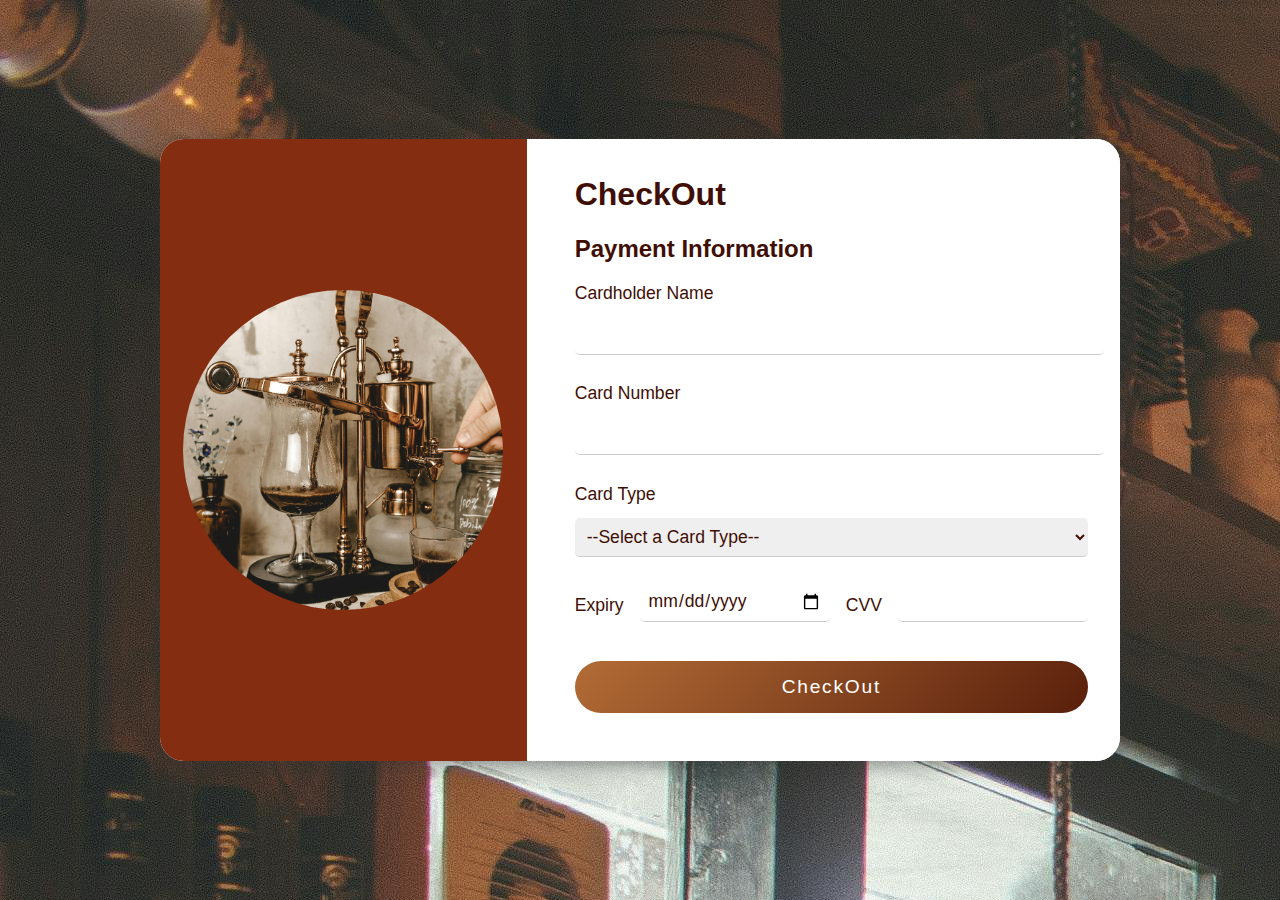
<file: checkout.html>
<!DOCTYPE html>
<html lang="en">
<head>
    <meta charset="UTF-8">
    <meta name="viewport" content="width=device-width, initial-scale=1.0">
    <title>Check Out</title>

    <link rel="stylesheet" href="./navigation.css">
    <link rel="stylesheet" href="./footer.css">
    <link rel="stylesheet" href="./checkout.css">

    <style>

        body 
        {
            background-color: rgb(255, 227, 203);
            margin-left: 0;
            margin-right: 0;
            margin-bottom: 0;
        }

        .contents {
            margin: 5px 50px;
            border-radius: 15px;
            padding: 10px 10px;
            background-color: rgb(255, 227, 203);
            flex: 1;
        }

        .line {
            border-bottom: 1px solid rgb(89, 31, 11);
        }

        .separator
        {
            position: absolute;
            z-index: -1;
            width: 100%;
            height: 300px;
        }
    </style>
</head>

<body>
    
    <div class="mainscreen">
          <div class="card">
            <div class="leftside">
              <img
                src="./pexels-jonathanborba-2878709.jpg"
                class="product"
                alt="Shoes" 
              />
            </div>
            <div class="rightside">
              <form action="">
                <h1>CheckOut</h1>
                <h2>Payment Information</h2>
                <p>Cardholder Name</p>
                <input type="text" class="inputbox" name="name" required />
                <p>Card Number</p>
                <input type="number" class="inputbox" name="card_number" id="card_number" required />
    
                <p>Card Type</p>
                <select class="inputbox" name="card_type" id="card_type" required>
                  <option value="">--Select a Card Type--</option>
                  <option value="Visa">Visa</option>
                  <option value="RuPay">Metrobank</option>
                  <option value="MasterCard">BPI</option>
                </select>
    <div class="expcvv">
    
                <p class="expcvv_text">Expiry</p>
                <input type="date" class="inputbox" name="exp_date" id="exp_date" required />
    
                <p class="expcvv_text2">CVV</p>
                <input type="password" class="inputbox" name="cvv" id="cvv" required />
            </div>
                <p></p>
              </form>
              <a href="./index copy.html"><button class="button" onclick="successPayment()">CheckOut</button></a>
            </div>
          </div>
        </div>
      
    <script>
        function successPayment() {
            alert("PAYMENT SUCCESSFUL!\n" + "KEEP TRACK OF YOUR ITEM");
        }
    </script>
</body>
</html>
</file>
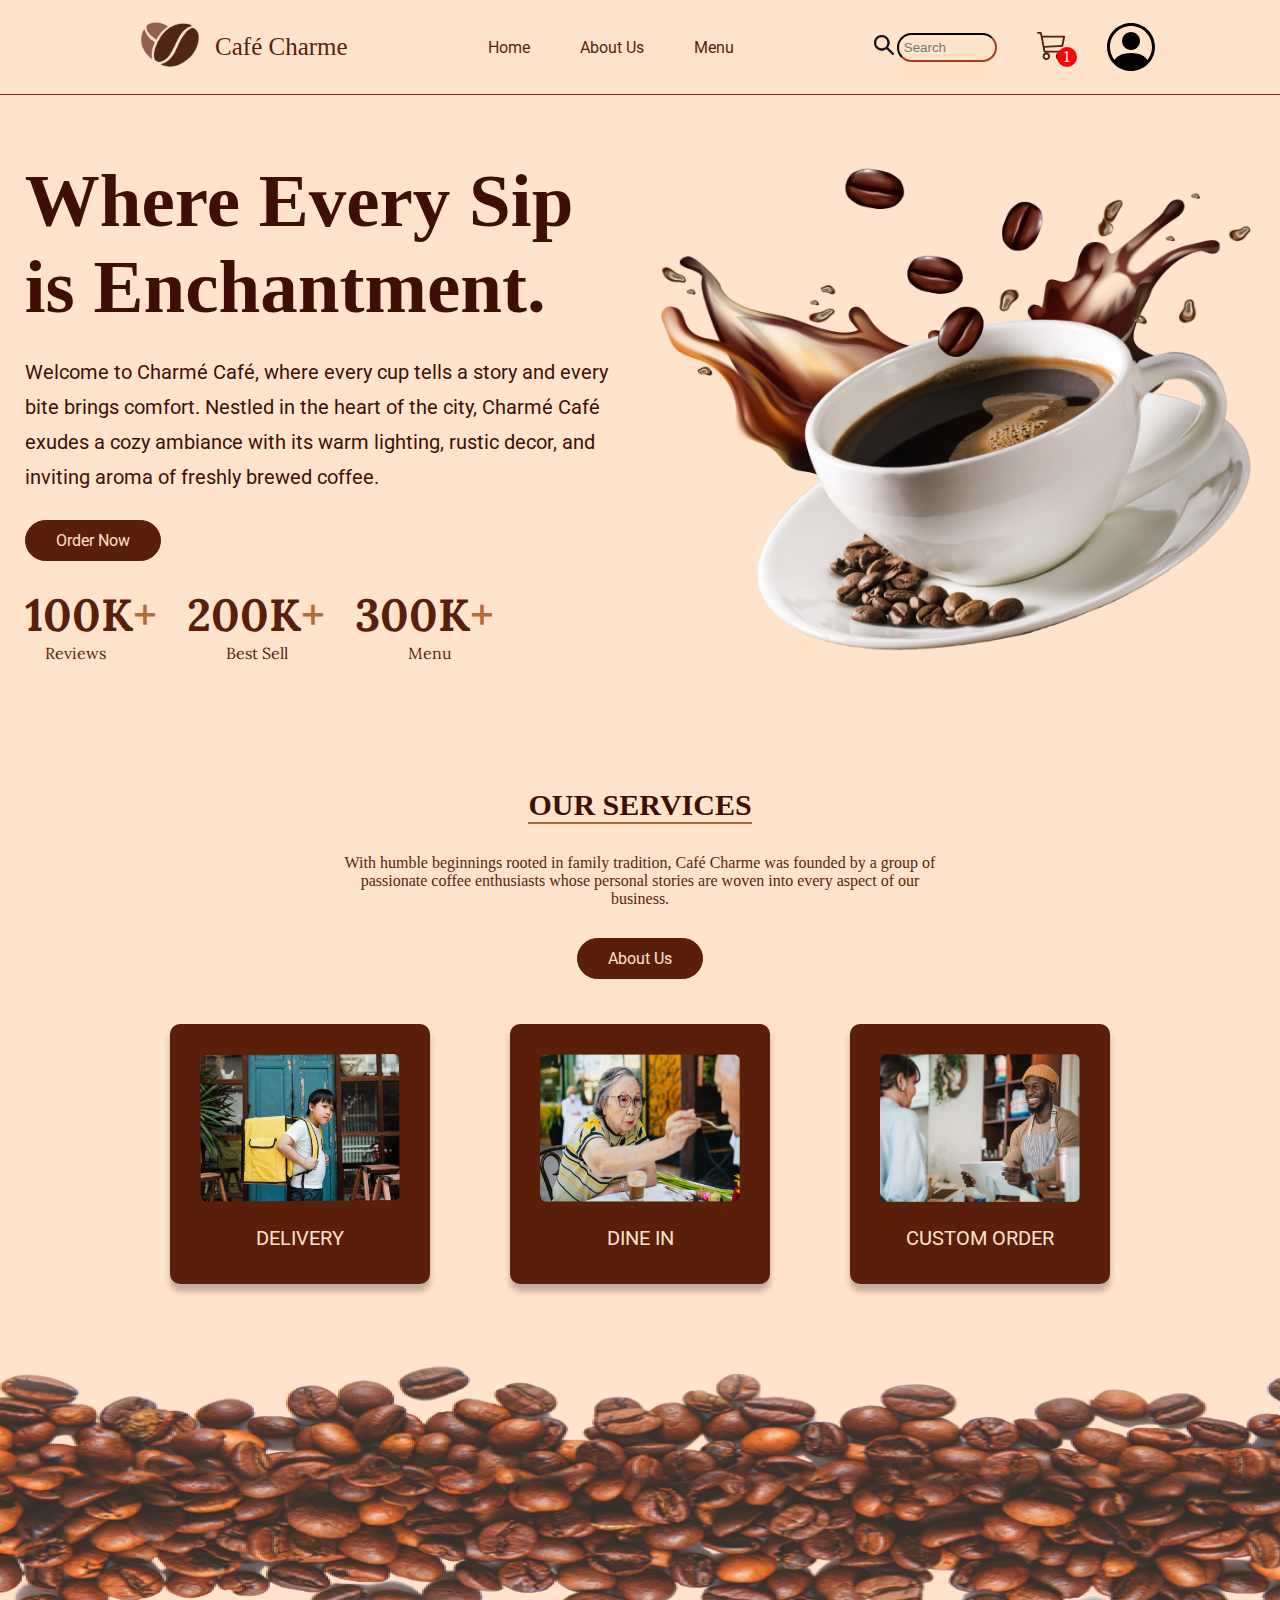
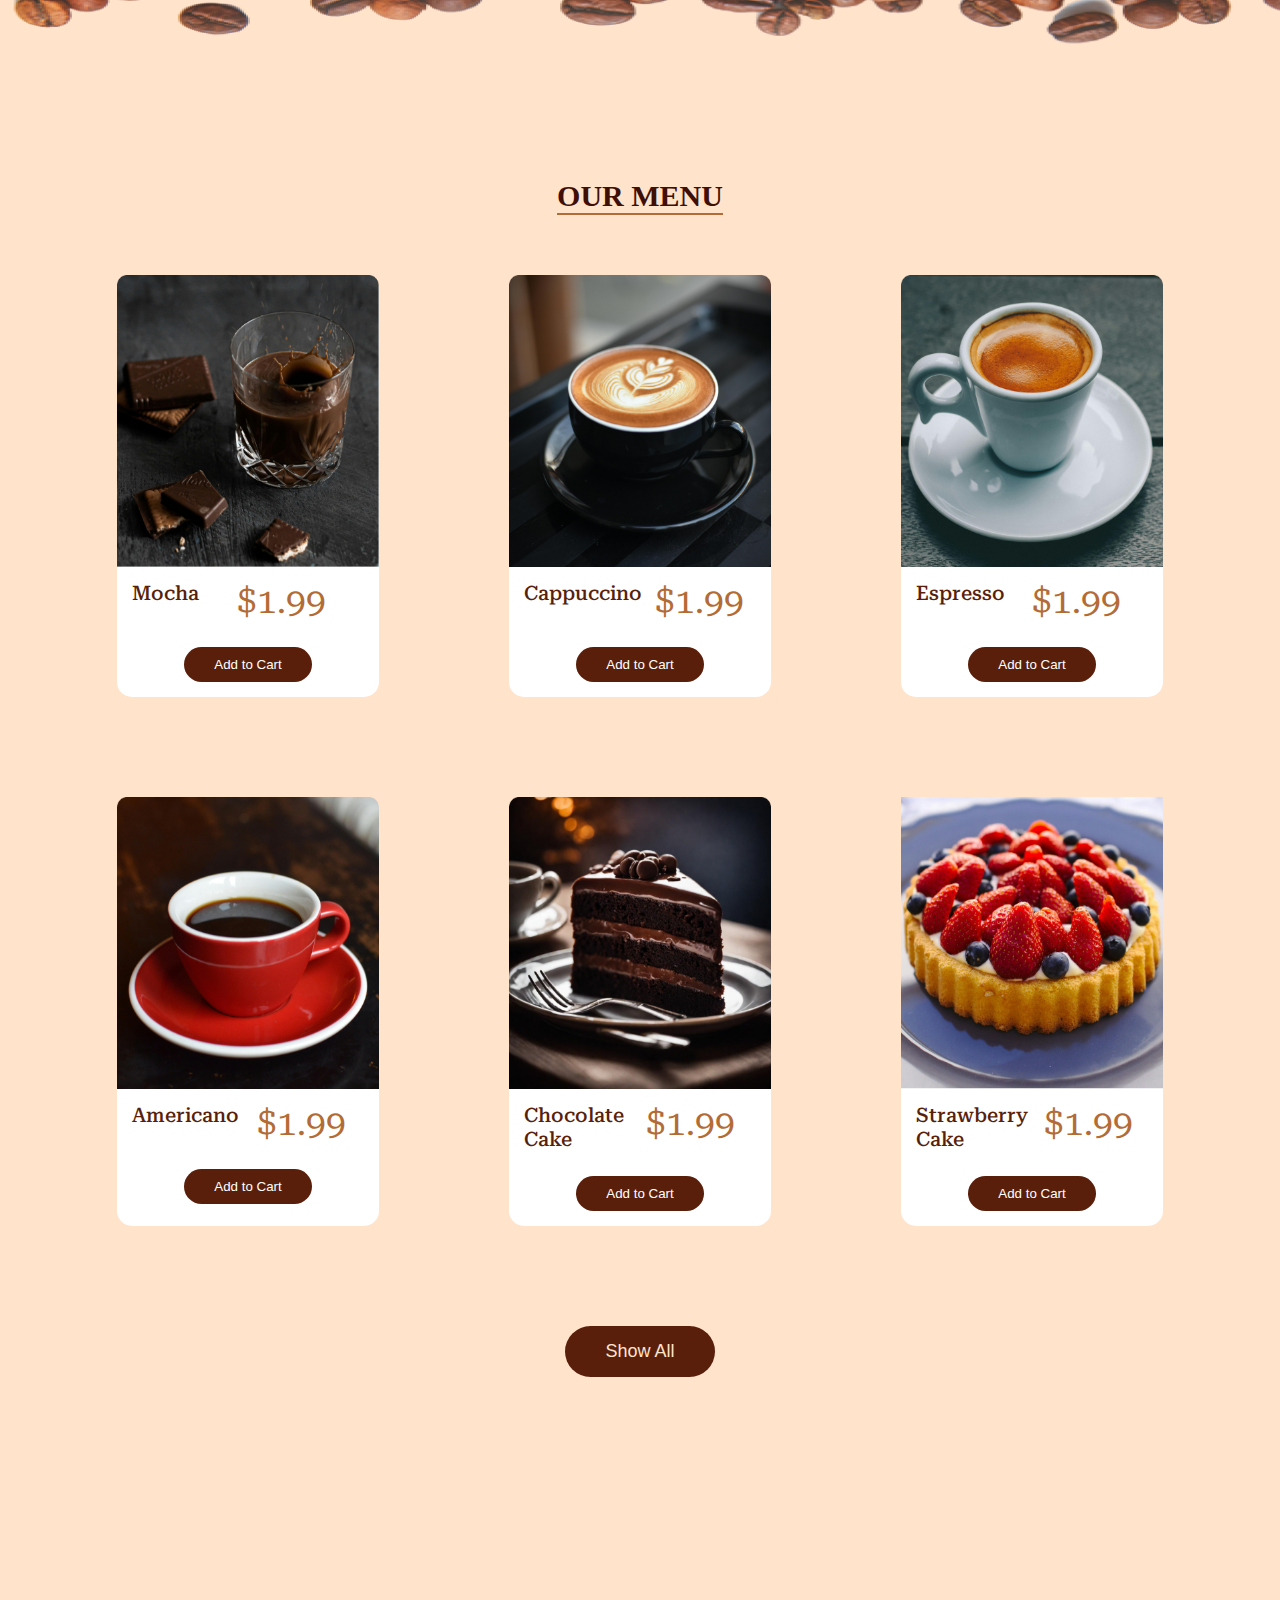
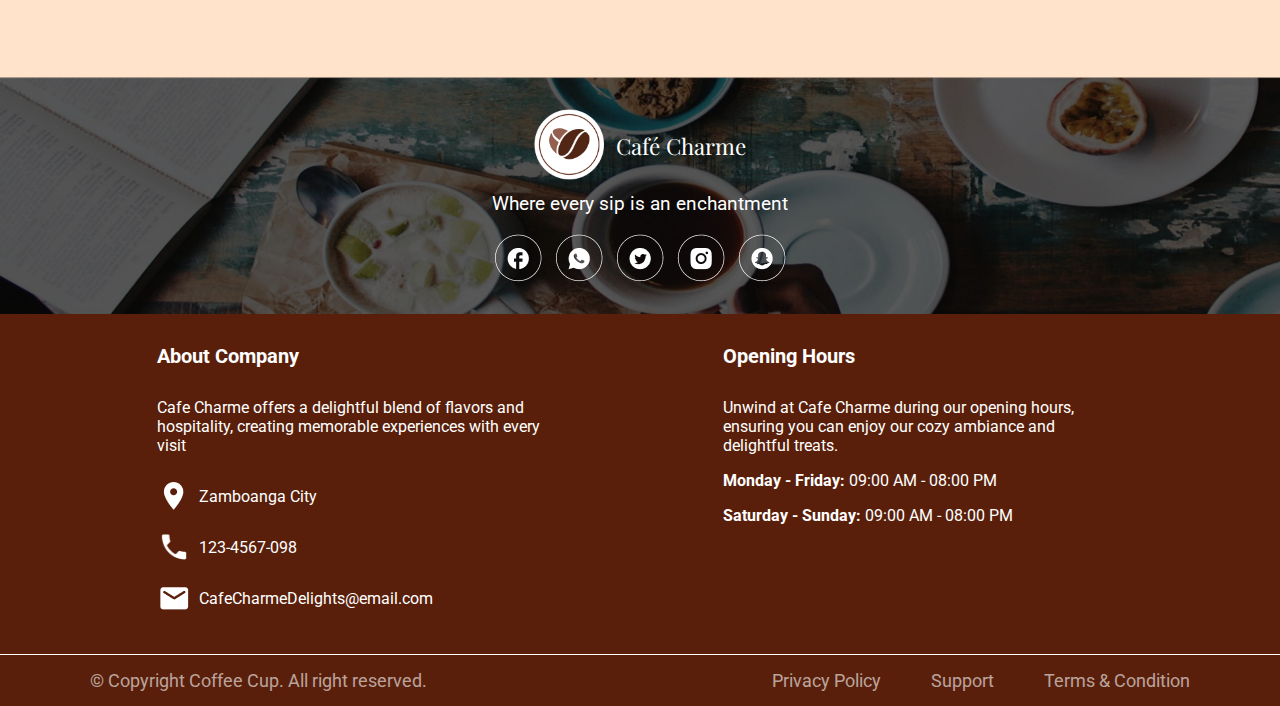
<file: index copy.html>
<!DOCTYPE html>
<html lang="en">

<head>
    <meta charset="UTF-8" />
    <meta name="viewport" content="width=device-width, initial-scale=1.0" />

    <title>Café Charme Final</title>

    <link rel="stylesheet" href="./navigation.css">
    <link rel="stylesheet" href="./home.css">
    <link rel="stylesheet" href="./services.css">
    <link rel="stylesheet" href="./menu.css">
    <link rel="stylesheet" href="./footer.css">
    <link rel="stylesheet" href="./browsing.css">

    <link rel="preconnect" href="https://fonts.googleapis.com">
    <link rel="preconnect" href="https://fonts.gstatic.com" crossorigin>
    <link
        href="https://fonts.googleapis.com/css2?family=Roboto:ital,wght@0,100;0,300;0,400;0,500;0,700;0,900;1,100;1,300;1,400;1,500;1,700;1,900&display=swap"
        rel="stylesheet">

    <link rel="preconnect" href="https://fonts.googleapis.com">
    <link rel="preconnect" href="https://fonts.gstatic.com" crossorigin>
    <link
        href="https://fonts.googleapis.com/css2?family=Lora:ital,wght@0,400..700;1,400..700&family=Playfair+Display+SC:ital,wght@0,400;0,700;0,900;1,400;1,700;1,900&display=swap"
        rel="stylesheet">

    <link rel="preconnect" href="https://fonts.googleapis.com">
    <link rel="preconnect" href="https://fonts.gstatic.com" crossorigin>
    <link href="https://fonts.googleapis.com/css2?family=Playfair+Display:ital,wght@0,400..900;1,400..900&display=swap"
        rel="stylesheet">

    <link rel="preconnect" href="https://fonts.googleapis.com">
    <link rel="preconnect" href="https://fonts.gstatic.com" crossorigin>
    <link href="https://fonts.googleapis.com/css2?family=Roboto+Serif:ital,opsz,wght@0,8..144,100..900;1,8..144,100..900&display=swap" rel="stylesheet">

    <style>
        body {
            background-color: rgb(255, 227, 203);
            padding-top: 75px;
            margin-left: 0;
            margin-right: 0;
            margin-bottom: 0;
        }

        .contents {
            margin: 5px 50px;
            border-radius: 15px;
            padding: 10px 10px;
            background-color: rgb(255, 227, 203);
            flex: 1;
        }

        .line {
            border-bottom: 1px solid rgb(89, 31, 11);
        }

        .separator
        {
            position: absolute;
            z-index: -1;
            width: 100%;
            height: 300px;
        }
        
    </style>
</head>

<body>          
    <div class="contents">
        <div class="navigation">
            <div class="logo-name">
                <div class="logodiv">
                    <a href="./adminlogin.html"><img class="logo" src="./logo-removebg-preview.jpg " alt=""></a>
                </div>
                <div class="name">
                    <p><a href="">Café Charme</a></p>
                </div>
            </div>
    
            <div class="home-service-menu">
                <div class="home-nav">  
                    <a href="./index copy.html">Home</a>
                </div>
                <div class="service-nav">
                    <a href="./aboutUs copy.html">About Us</a>
                </div>
                <div class="menu-nav">
                    <a href="./browsing copy.html">Menu</a>
                </div>
            </div>
    
    
    
            <div class="icon-bar">
                <div class="search-icon">
                    <img class="icon" src="./Search Icon.jpg" alt="Search">
                </div>
                <div class="search-bar">
                    <input class="bar" type="search" name="" id="" placeholder="Search">
                </div>
            </div>
    
            <div class="shop-starts">
                <span class="counter">1</span>
                <img class="shop-cart" src="./cart3.svg" alt="">
            </div>
    
            <div class="profile">
                <a href="./tracking.html"><img class="picc" src="./person-circle.svg" alt=""></a>
            </div>
        </div>

        <div class="cartTab">
            <h1>Shopping Cart</h1>
            <div class="listCart">
                <div class="item">
                    <div class="image">
                        <img src="mochaMacho 1.png" alt="">
                    </div>
                    <div class="Nname">
                        Café Mocha
                    </div>
                    <div class="totalPrice">
                        $4.00
                    </div>
                    <div class="quantity">
                        <span class="minus"><</span>
                        <span class="calculate">1</span>
                        <span class="plus">></span>
                    </div>
                </div>
                <div class="item1">
                    <div class="image">
                        <img class="image" src="./Chocolate Cake 11.png" alt="">
                    </div>
                    <div class="Nname">
                        Café Mocha
                    </div>
                    <div class="totalPrice">
                        $4.00
                    </div>
                    <div class="quantity">
                        <span class="minus"><</span>
                        <span class="calculate">1</span>
                        <span class="plus">></span>
                    </div>
                </div>

                <div class="price-computed">
                    <p class="totalPrice">Total: $8.75</p>
                </div>

            </div>
            <div class="btn">
                <button class="close">Close</button>
                <a href="./Profile.html"><button class="checkout">Check Out</button></a>
            </div>
        </div>


        <div class="home">
            <div class="left">
                <div class="heading">
                    <p class="head">Where Every Sip is Enchantment.</p>
                </div>
                <div class="head-description">
                    Welcome to Charmé Café, where every cup tells a story and every bite brings comfort. 
                    Nestled in the heart of the city, Charmé Café exudes a cozy ambiance with its warm lighting, 
                    rustic decor, and inviting aroma of freshly brewed coffee.
                </div>
                <div class="order-button">
                    <button class="button-order">
                        Order Now
                    </button>
                </div>
                <div class="stats">
                    <div class="numbers">
                        <div>
                            <p class="num">100K<span class="plus">+</span></p>
                        </div>
                        <div>
                            <p class="num">200K<span class="plus">+</span></p>
                        </div>
                        <div>
                            <p class="num">300K<span class="plus">+</span></p>
                        </div>
                    </div>

                    <div class="text1">
                        <div>
                            <p class="des">Reviews</p>
                        </div>
                        <div>
                            <p class="des">Best Sell</p>
                        </div>
                        <div>
                            <p class="des">Menu</p>
                        </div>
                    </div>
                </div>
            </div>
            <div class="right">
                <img class="coffee" src="./OfficialCoffee.png" alt="">
            </div>
        </div>

        <div class="services">
            <div class="serve-title">
                <div>
                    <p class="our-services">OUR SERVICES</p>
                </div>
                <div class="serve-description">
                    With humble beginnings rooted in family tradition, Café Charme was founded by a group of passionate coffee enthusiasts whose personal stories are woven into every aspect of our business.                
                </div>
                <div class="order-button1">
                    <a href="./aboutUs copy.html">
                        <button class="button-order1">
                            About Us
                        </button>
                    </a>
                </div>
            </div>
            
            <div class="offer">
                <div class="box">
                    <div class="serve-circle"></div>
                    <div>
                        <img class="pic-1" src="./image 4.png" alt="">
                    </div>
                        <p class="head-text">DELIVERY</p>
                        <p class="pic-description">
                            Lorem ipsum dolor sit amet consectetur adipisicing elit. quisquam suscipit incidunt? quibusdam eius id.
                        </p>
                </div>
                <div class="box">
                    <div class="serve-circle"></div>
                    <div>
                        <img class="pic-1" src="./image 5.png" alt="">
                    </div>
                        <p class="head-text">DINE IN</p>
                </div>
                <div class="box">
                    <div class="serve-circle"></div>
                    <div>
                        <img class="pic-1" src="./image 6.png" alt="">
                    </div>
                        <p class="head-text">CUSTOM ORDER</p>
                </div>
            </div>
        </div>
    </div>
        <img class="separator" src="./image 34.png" alt="">

        <div class="menu">
            <div class="serve-title">
                <div class="title">
                    <p class="our-services">OUR MENU</p>
                </div>
            </div>

            <div class="menus">
                <div class="top">
                    <div class="card-body">
                        <div class="card-pic">
                            <img class="Mocha" src="./Mocha 1.png" alt="">
                        </div>
                        <div class="card-content">
                            <div class="card-cont">
                                <div class="menu-name">
                                    Mocha
                                </div>
                                <div class="price">
                                    $1.99
                                </div>
                            </div>
                            <div class="buy-now-button">
                                <button class="buy-button" onclick="
                                    cartQuantity = cartQuantity+1;
                                    console.log(`Cart quantity: ${cartQuantity}`);
                                    ">Add to Cart</button>
                            </div>
                        </div>
                    </div>
                    <div class="card-body">
                        <div class="card-pic">
                            <img class="Mocha" src="./Cappuccino 1.png" alt="">
                        </div>
                        <div class="card-content">
                            <div class="card-cont">
                                <div class="menu-name">
                                    Cappuccino
                                </div>
                                <div class="price">
                                    $1.99
                                </div>
                            </div>
                            <div class="buy-now-button">
                                <button class="buy-button" onclick="
                                    cartQuantity = cartQuantity+1;
                                    console.log(`Cart quantity: ${cartQuantity}`);
                                    ">Add to Cart</button>
                            </div>
                        </div>
                    </div>
                    <div class="card-body">
                        <div class="card-pic">
                            <img class="Mocha" src="./Espresso 1.png" alt="">
                        </div>
                        <div class="card-content">
                            <div class="card-cont">
                                <div class="menu-name">
                                    Espresso
                                </div>
                                <div class="price">
                                    $1.99
                                </div>
                            </div>
                            <div class="buy-now-button">
                                <button class="buy-button" onclick="
                                    cartQuantity = cartQuantity+1;
                                    console.log(`Cart quantity: ${cartQuantity}`);
                                    ">Add to Cart</button>
                            </div>
                        </div>
                    </div>
                </div>

                <div class="bottom">
                    <div class="card-body">
                        <div class="card-pic">
                            <img class="Mocha" src="./Americano 2.png" alt="">
                        </div>
                        <div class="card-content">
                            <div class="card-cont">
                                <div class="menu-name">
                                    Americano
                                </div>
                                <div class="price">
                                    $1.99
                                </div>
                            </div>
                            <div class="buy-now-button">
                                <button class="buy-button" onclick="
                                    cartQuantity = cartQuantity+1;
                                    console.log(`Cart quantity: ${cartQuantity}`);
                                    ">Add to Cart</button>
                            </div>
                        </div>
                    </div>
                    <div class="card-body">
                        <div class="card-pic">
                            <img class="Mocha" src="./Chocolate Cake 1.png" alt="">
                        </div>
                        <div class="card-content">
                            <div class="card-cont">
                                <div class="menu-name">
                                    Chocolate Cake
                                </div>
                                <div class="price">
                                    $1.99
                                </div>
                            </div>
                            <div class="buy-now-button">
                                <button class="buy-button" onclick="
                                    cartQuantity = cartQuantity+1;
                                    console.log(`Cart quantity: ${cartQuantity}`);
                                    ">Add to Cart</button>
                            </div>
                        </div>
                    </div>
                    <div class="card-body">
                        <div class="card-pic">
                            <img class="Mocha" src="./Strawberry Cake 1.png" alt="">
                        </div>
                        <div class="card-content">
                            <div class="card-cont">
                                <div class="menu-name">
                                    Strawberry Cake
                                </div>
                                <div class="price">
                                    $1.99
                                </div>
                            </div>
                            <div class="buy-now-button">
                                <button class="buy-button" onclick="
                                    cartQuantity = cartQuantity+1;
                                    console.log(`Cart quantity: ${cartQuantity}`);
                                    ">Add to Cart</button>
                            </div>
                        </div>
                    </div>
                </div>
                
                <div class="browsing-button">
                    <a href="./browsing.html"><button  class="To-Browsing">Show All</button></a>
                </div>

            </div>
        </div>

<script type="text/javascript">
    alert("Click the Brand Logo to access Admin side");
</script>

<script src="./app.js">
    
</script>

</body>

<footer>
    <div class="footer-top">
        <div class="footer-logo">
            <div>
                <img class="footer-brand-logo" src="./Group 29.png" alt="">
            </div>
            <p class="footer-brand-name">Café Charme</p>
        </div>
        <div>
            <p class="footer-text">Where every sip is an enchantment</p>
        </div>
        <div class="footer-platforms">
            <img class="footer-frame" src="./Frame 36.png" alt="">
        </div>
    </div>

    <div class="footer-bottom">
        <div class="footer-bottom-left">
            <p class="footer-bottom-text">
                About Company
            </p>
            <p class="about-company">
                Cafe Charme offers a delightful blend of flavors and hospitality, creating memorable experiences with every visit
            </p>
            <div class="other-infos">
                <img src="./mdi_location.png" alt="">
                <p>Zamboanga City</p>
            </div>
            <div class="other-infos">
                <img src="mdi_call.png" alt="">
                <p>123-4567-098</p>
            </div>
            <div class="other-infos">
                <img src="./ic_round-email.png" alt="">
                <p>CafeCharmeDelights@email.com</p>
            </div>
        </div>
        <div class="footer-bottom-right">
            <p class="footer-bottom-text">
                Opening Hours
            </p>
            <p class="about-company">
                Unwind at Cafe Charme during our opening hours, ensuring you can enjoy our cozy ambiance and delightful treats.
            </p>
            <p>
                <p><span class="bolded">Monday - Friday: </span> 09:00 AM - 08:00 PM</p>
            </p>
            <p>
                <p><span class="bolded">Saturday - Sunday: </span> 09:00 AM - 08:00 PM</p>
            </p>
        </div>
    </div>

    <div class="foot-footer">
        <div>
            © Copyright Coffee Cup. All right reserved.
        </div>

        <div class="foot-footer-trio">
            <div>Privacy Policy</div>
            <div>Support</div>
            <div>Terms & Condition</div>
        </div>
    </div>
</footer>

</html>
</file>
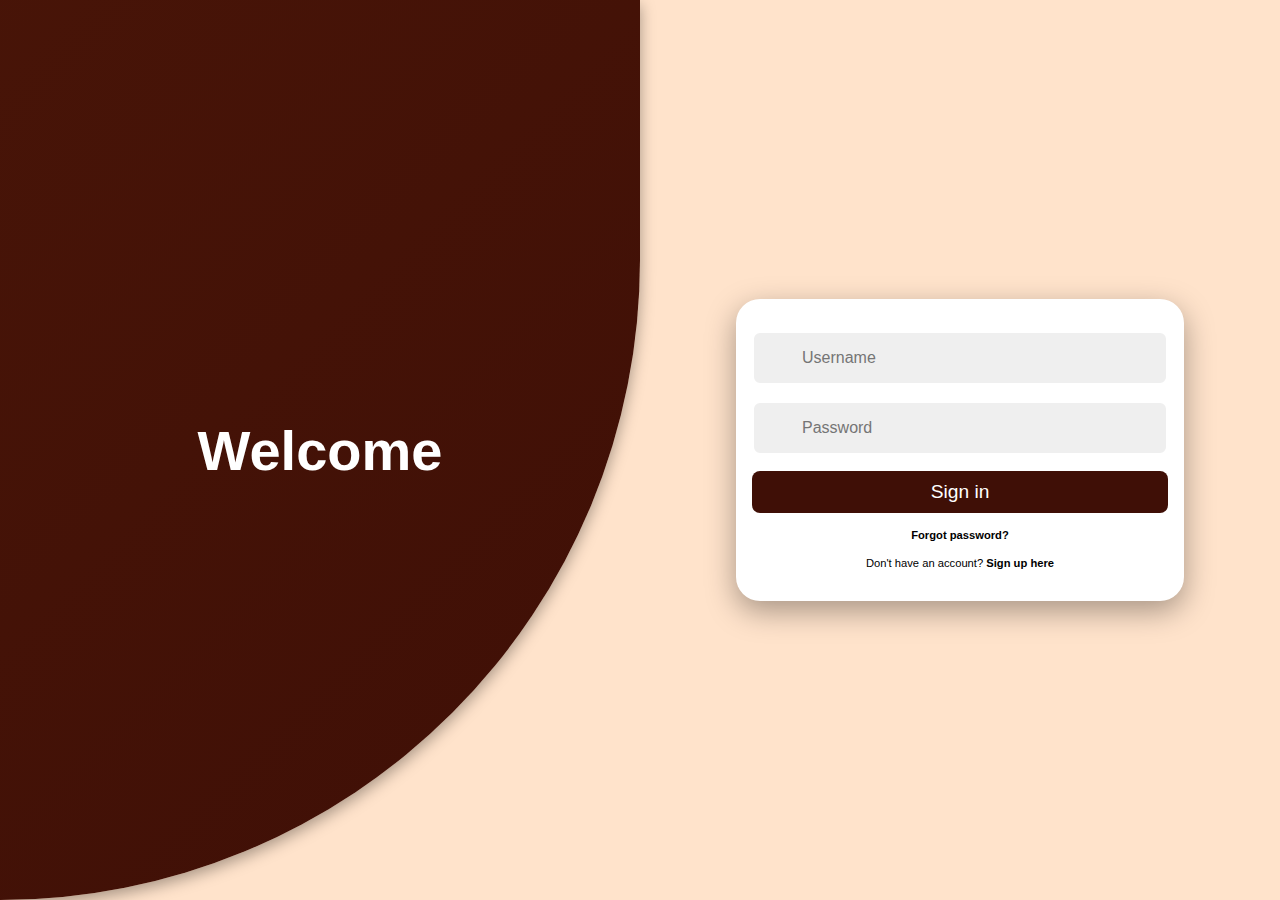
<file: login.html>
<!DOCTYPE html>
<html lang="en">
<head>
    <meta charset="UTF-8">
    <meta name="viewport" content="width=device-width, initial-scale=1.0">
    <title>Login</title>

    <link rel="stylesheet" href="./login.css">

    <link
    href="https://fonts.googleapis.com/css2?family=Roboto:ital,wght@0,100;0,300;0,400;0,500;0,700;0,900;1,100;1,300;1,400;1,500;1,700;1,900&display=swap"
    rel="stylesheet">

</head>

<body>
    <div id="container" class="container">
		<div class="row">
			<div class="col align-items-center flex-col sign-up">
				<div class="form-wrapper align-items-center">
					<div class="form sign-up">
						<div class="input-group">
							<i class='bx bxs-user'></i>
							<input type="text" placeholder="Username">
						</div>
						<div class="input-group">
							<i class='bx bx-mail-send'></i>
							<input type="email" placeholder="Email">
						</div>
						<div class="input-group">
							<i class='bx bxs-lock-alt'></i>
							<input type="password" placeholder="Password">
						</div>
						<div class="input-group">
							<i class='bx bxs-lock-alt'></i>
							<input type="password" placeholder="Confirm password">
						</div>
						<a href="./index copy.html">
							<button>
								Sign up
							</button>
						</a>

						<p>
							<span>
								Already have an account?
							</span>
							<b onclick="toggle()" class="pointer">
								Sign in here
							</b>
						</p>
					</div>
				</div>
			
			</div>

			<div class="col align-items-center flex-col sign-in">
				<div class="form-wrapper align-items-center">
					<div class="form sign-in">
						<div class="input-group">
							<i class='bx bxs-user'></i>
							<input type="text" placeholder="Username">
						</div>
						<div class="input-group">
							<i class='bx bxs-lock-alt'></i>
							<input type="password" placeholder="Password">
						</div>

						<a href="./index copy.html">
						<button class="Go-Log">
							Sign in
						</button>

						</a>

						<p>
							<b>
								Forgot password?
							</b>
						</p>
						<p>
							<span>
								Don't have an account?
							</span>
							<b onclick="toggle()" class="pointer">
								Sign up here
							</b>
						</p>

					</div>
				</div>
				<div class="form-wrapper">
		
				</div>
			</div>

		</div>

		<div class="row content-row">
			<div class="col align-items-center flex-col">
				<div class="text sign-in">
					<h2>
						Welcome
					</h2>
	
				</div>
				<div class="img sign-in">
		
				</div>
			</div>

			<div class="col align-items-center flex-col">
				<div class="img sign-up">
				
				</div>
				<div class="text sign-up">
					<h2>
						Join with us
					</h2>
	
				</div>
			</div>
            
		</div>

    </div>

    <script src="./login.js"></script>
</body>

</html>
</file>
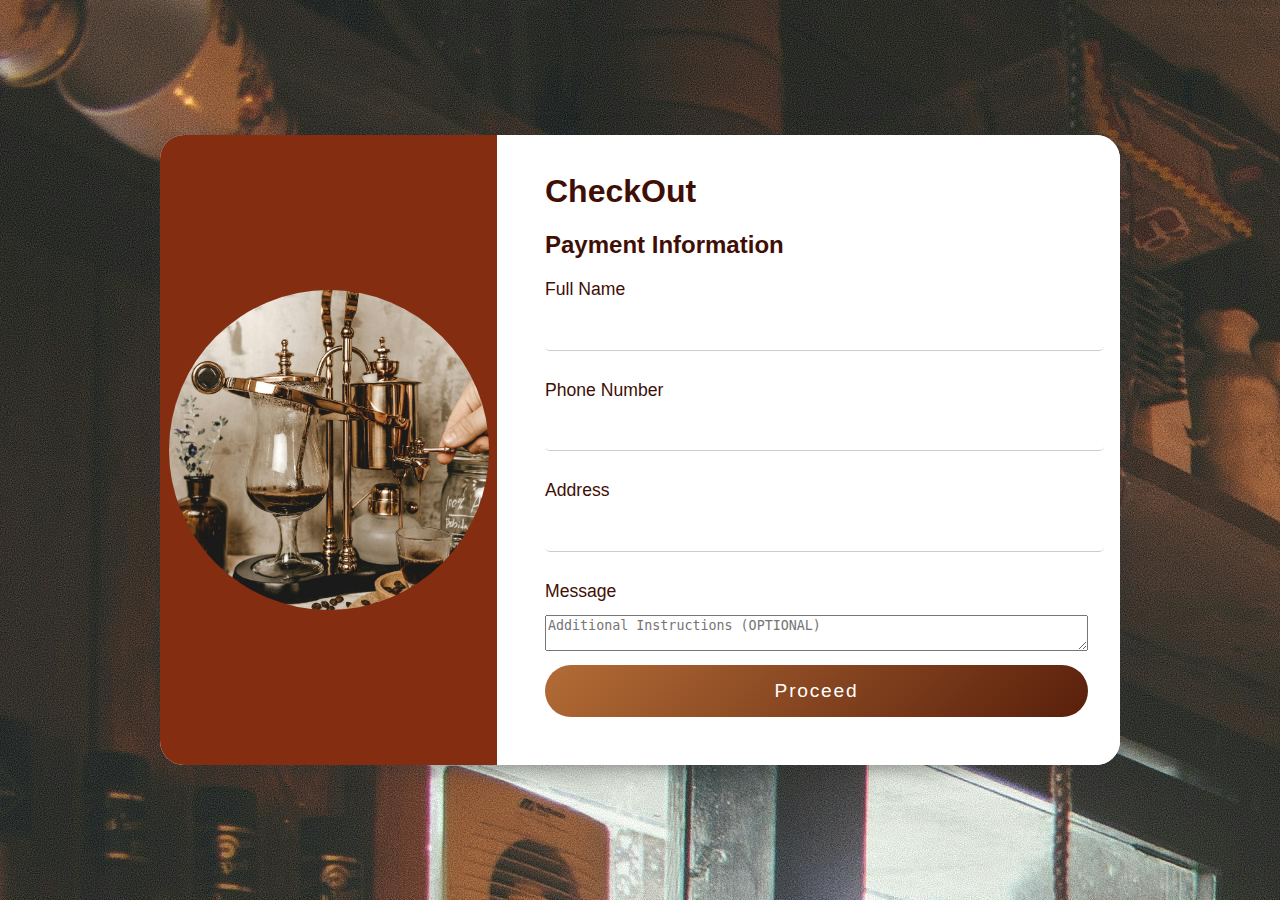
<file: Profile.html>
<!DOCTYPE html>
<html lang="en">
<head>
    <meta charset="UTF-8">
    <meta name="viewport" content="width=device-width, initial-scale=1.0">
    <title>Profile</title>

    <link rel="stylesheet" href="./navigation.css">
    <link rel="stylesheet" href="./footer.css">
    <link rel="stylesheet" href="./checkout1.css">

    <style>

        body 
        {
            background-color: rgb(255, 227, 203);
            margin-left: 0;
            margin-right: 0;
            margin-bottom: 0;
        }

        .contents {
            margin: 5px 50px;
            border-radius: 15px;
            padding: 10px 10px;
            background-color: rgb(255, 227, 203);
            flex: 1;
        }

        .line {
            border-bottom: 1px solid rgb(89, 31, 11);
        }

        .separator
        {
            position: absolute;
            z-index: -1;
            width: 100%;
            height: 300px;
        }
    </style>
</head>

<body>
    
    <div class="mainscreen">
          <div class="card">
            <div class="leftside">
              <img
                src="./pexels-jonathanborba-2878709.jpg"
                class="product"
                alt="Shoes" 
              />
            </div>
            <div class="rightside">
              <form action="">
                <h1>CheckOut</h1>
                <h2>Payment Information</h2>
                <p>Full Name</p>
                <input type="text" class="inputbox" name="name" required />
                <p>Phone Number</p>
                <input type="number" class="inputbox" name="card_number" id="card_number" required />
                <p>Address</p>
                <input type="text" class="inputbox" name="address" required />
    
                <p>Message</p>
                <textarea name="card_type" id="" cols="65" rows="0" placeholder="Additional Instructions (OPTIONAL)"></textarea>

              </form>
              <a href="./checkout.html"><button class="button">Proceed</button></a>

            </div>
          </div>
        </div>
      
    
</body>
</html>
</file>
<file: navigation.css>
.navigation {
    display: flex;
    display: row;
    align-items: center;
    flex: 1;
    padding-left: 85px;
    padding-right: 85px;
    position: fixed;
    top: 0;
    left: 0;
    right: 0;
    background-color: rgb(255, 227, 203);
    border-bottom: 1px solid rgb(133, 45, 16);
    z-index: 1;
    justify-content: space-evenly;
}

.home-nav:hover {
    border-bottom: 2px solid rgb(89, 31, 11);
}

.service-nav:hover {
    border-bottom: 2px solid rgb(89, 31, 11);
}

.menu-nav:hover {
    border-bottom: 2px solid rgb(89, 31, 11);
}

.logo-name {
    display: flex;
    flex-direction: row;
    align-items: center;
}

.logo {
    width: 90px;
}

.name {
    font-family: Playfair;
    font-size: 25px;
    color: rgb(89, 31, 11);
}

.home-service-menu {
    padding-left: 100px;
    padding-right: 100px;
    display: flex;
    flex-direction: row;
    align-items: center;
    column-gap: 50px;
    font-family: Roboto;
    font-size: 16px;
}

a {
    text-decoration: none;
    color: rgb(89, 31, 11);
}

.shop-cart
{
    width: 30px;
    height: 30px;
}

.icon-bar {
    display: flex;
    flex-direction: row;
    column-gap: 3px;
    align-items: center;
}

.icon {
    width: 20px;
    padding: 5px, 0, 0 ,0;
}

.bar {
    border-radius: 30px;
    padding: 5px;
    background-color: transparent;
    border-color: rgb(89, 31, 11);
    width: 100px;
    transition: width 1s;
}

.bar:hover {
    width: 150px;
    border-color: rgb(89, 31, 11);

}

.bar:focus {
    width: 150px;
    border-color: rgb(89, 31, 11);
}

.log-in {
    font-family: Roboto;
    font-size: 18px;
    border: 1px solid rgb(89, 31, 11);
    border-radius: 35px;
    background-color: rgb(89, 31, 11);
    color: rgb(255, 227, 203);
    padding: 10px 30px;
    transition: background-color 0.5s, color 0.5s;
    margin-left: 50px;
    position: relative;

}

.log-in:hover {
    background-color: rgb(255, 227, 203);
    color: rgb(89, 31, 11);
    border: 1px solid rgb(89, 31, 11);
    cursor: pointer;
}

.shop-starts
{
    position: relative;
}

.counter
{
    display: flex;
    background-color: red;
    width: 20px;
    height: 20px;
    justify-content: center;
    align-items: center;
    color: white;
    border-radius: 50%;
    position: absolute;
    top: 50%;
    right: -10px;
}

.cartTab
{
    padding-top: 100px;
    width: 400px;
    background-color: #353432;
    color: #eee;
    position: fixed;
    top: 0;
    right: 0;
    bottom: 0;
    inset: 0 -400px 0 auto;
    display: grid;
    grid-template-rows: 70px 1fr 70px;
}

body.showCart .cartTab
{
    inset: 0 0 0 auto;
}

.cartTab h1
{
    padding: 20px;
    margin: 0;
    font-weight: 300;
}

.cartTab .btn
{
    display: grid;
    grid-template-columns: repeat(2, 1fr);
}

.cartTab .btn .checkout
{
    background-color: #E8BC0E;
    border: none;
    font-family: Roboto;
    font-weight: 500;
    cursor: pointer;
    width: 100%;
    height: 100%;
}

.cartTab .btn .close
{
    background-color: antiquewhite;
    border: none;
}

.cartTab .listCart .item img
{
    width: 100%;
}

.cartTab .listCart .item
{
    display: grid;
    grid-template-columns: 70px 150px 50px 1fr;
    gap: 10px;
    text-align: center;
    align-items: center;
}

.listCart .quantity span
{
    display: inline-block;
    width: 20px;
    height: 20px;
    background-color: #eee;
    color: #555;
    border-radius: 50%;
    cursor: pointer;
}

.listCart .quantity span:nth-child(2)
{
    background-color: transparent;
    color: #eee;
}

.listCart .quantity span:nth-child(even)
{
    background-color: #eee1;
}

.listCart
{
    overflow: auto;
}

.listCart::-Webkit-scrollbar
{
    width: 0;
}

.profile
{
    width: 48px;
    height: 48px;
}

.picc
{
    width: 100%;
    height: 100%;
}

.shop-cart:hover
{
    cursor: pointer;
}
</file>
<file: home.css>
.home {
    display: flex;
    flex-direction: row;
    padding-left: 90px;
    padding-right: 90px;
    padding-top: 60px;
    column-gap: 30px;
    margin-bottom: 95px;
    justify-content: center;
}

.home-nav:hover {
    border-bottom: 2px solid rgb(89, 31, 11);
}

.service-nav:hover {
    border-bottom: 2px solid rgb(89, 31, 11);
}

.menu-nav:hover {
    border-bottom: 2px solid rgb(89, 31, 11);
}

.head {
    font-size: 75px;
    font-weight: 700;
    color: rgb(63, 15, 6);
    width: 600.49px;
    margin-bottom: 25px;
    margin-top: 0;
}

.head-description {
    font-family: Roboto;
    font-size: 20px;
    color: rgb(63, 15, 6);
    width: 600.49px;
    margin-bottom: 25px;
    line-height: 35px;
}

.button-order1 {
    border-style: none;
    border: 1px solid rgb(89, 31, 11);
    padding: 10px 30px;
    border-radius: 30px;
    background-color: rgb(89, 31, 11);
    color: rgb(255, 227, 203);
    font-family: Roboto;
    font-size: 16px;
    margin-bottom: 25px;
    transition: backgroud-color 0.5s, color 0.5s;
}

.button-order1:hover
{
    background-color: rgb(255, 227, 203);
    color: rgb(89, 31, 11);
    cursor: pointer;
}

.button-order {
    border-style: none;
    border: 1px solid rgb(89, 31, 11);
    padding: 10px 30px;
    border-radius: 30px;
    background-color: rgb(89, 31, 11);
    color: rgb(255, 227, 203);
    font-family: Roboto;
    font-size: 16px;
    margin-bottom: 25px;
    transition: backgroud-color 0.5s, color 0.5s;
}

.button-order:hover {
    background-color: rgb(255, 227, 203);
    color: rgb(89, 31, 11);
    border: 1px solid rgb(89, 31, 11);
    cursor: pointer;
}

.stats {
    display: flex;
    flex-direction: column;
}

.numbers {
    display: flex;
    flex-direction: row;
    column-gap: 30px;
    font-family: Lora;
    font-size: 45px;
    color: rgb(89, 31, 11);
    font-weight: 700;
}

.num {
    margin: 0px;
}

.plus {
    color: rgb(179, 108, 54);
}

.text1 {
    display: flex;
    flex-direction: row;
    column-gap: 120px;
    padding-left: 20px;
    padding-right: 60px;
    font-family: Lora;
    font-size: 16px;
    color: rgb(89, 31, 11);
}

.des
{
    margin: 0;
}

.coffee {
    align-self: center;
    width: 600px;
    height: 500px;
}
</file>
<file: services.css>
.services
        {
            display: flex;
            flex-direction: column;
            column-gap: 50px;
            justify-content: center;
            align-items: center;
            padding-left: 90px;
            padding-right: 90px;
            padding-bottom: 30px;
        }

        .serve-title
        {
            display: flex;
            flex-direction: column;
            align-items: center;
        }

        .our-services
        {
            font-size: 30px;
            font-weight: 600;
            color: rgb(63, 15, 6);
            margin-bottom: 30px;
            border-bottom: 2px solid rgb(179, 108, 54);
        }

        .serve-description
        {
            font-style: Roboto;
            font-size: 16px;
            color: rgb(89, 31, 11);
            width: 610px;
            text-align: center;
            margin-bottom: 30px;
        }

        .offer
        {
            display: flex;
            flex-direction: row;
            column-gap: 80px;
            height: 300px;
            width: 1000px;
            align-items: center;
            justify-content: center;
            border-radius: 10px;
        }

        .box
        {
            background-color: #591F0B;
            width: 200px;
            height: 200px;
            padding: 30px;
            border-radius: 10px;
            box-shadow: 0px 6.632px 6.632px 0px rgba(0, 0, 0, 0.25);            
            display: flex;
            flex-direction: column;
        }

        .pic-1
        {
            width: 100%;
            height: 148.05px;
            position: relative;
            z-index: 0.5;
        }

        .pic-description
        {
            position: absolute;
            width: 180px;
            visibility: hidden;
            opacity: 0.;
        }

        .pic-1:hover .pic-description
        {
            visibility: visible;
            opacity: 1;
        }

        .head-text
        {
            text-align: center;
            color: #FFE3CB;
            font-family: roboto;
            font-size: 20px;
        }


        
        .coffee-cup
        {
            width: 80px;
            border-radius: 50%;
        }
</file>
<file: menu.css>
.menu
{
    padding-top: 400px;
}

.menus
{
    display: flex;
    flex-direction: column;
    padding-top: 30px;
    column-gap: 30px;
    margin-bottom: 300px;
    row-gap: 100px;
}


.top
{
    display: flex;
    flex-direction: row;
    justify-content: center;
    column-gap: 130px;
}

.pic-menu
{
    width: 100%;
    border-radius: 30px;
}

.menu-pic
{
    width: 200px;
}

.price
{
    text-align: center;
    font-size: 30px;
}

.bottom
{
    display: flex;
    flex-direction: row;
    justify-content: center;
    column-gap: 130px;
}

.footer
{
    padding-top: 30px;
}

.bg-separate
{
    position: absolute;
    z-index: -1;
    top: 0;
    left: 0;
}

.card-body
{
    width: 262px;
    background-color: white;
    border-radius: 15px;
    padding-bottom: 15px;
}

.Mocha
{
    width: 100%;
    height: 292px;
}

.card-cont
{
    display: flex;
    flex-direction: row;
    justify-content: space-between;
    padding: 10px 15px 10px 15px;
}

.buy-now-button
{
    text-align: center;
}

.menu-name
{
    font-family: Roboto Serif;
    font-size: 20px;
    font-weight: 500;
    color: #591F0B;
}

.price
{
    font-family: Roboto Serif;
    font-size: 20px;
    color: #591F0B;
}

.buy-button
{
    padding: 10px 30px 10px 30px;
    border-radius: 30px;
    color: white;
    border: none;
    background-color: #591F0B;
    margin-top: 15px;
    transition: background-color 0.16s, color 0.16s;
}

.buy-button:hover
{
    background-color: white;
    color: rgb(89, 31, 11);
    cursor: pointer;
}

.To-Browsing
{
    padding: 15px 40px 15px 40px;
    border-radius: 30px;
    font-size: 18px;
    color: rgb(255, 227, 203);
    background-color: #591F0B;
    border: none;
    transition: color 0.5s, background-color 0.5s, border 0.5s;
}

.To-Browsing:hover
{
    color: #591F0B;
    background-color: rgb(255, 227, 203);
    border: 1px solid #591F0B;
    cursor: pointer;
}

.browsing-button
{
    display: flex;
    justify-content: center;
}
</file>
<file: footer.css>
.foot
{
    display: flex;
    flex-direction: column;
}

.footer-top
{
    display: flex;
    flex-direction: column;
    background-image: url(./Group\ 32.png   );
    padding: 32px;
}

.footer-logo
{
    display: flex;
    flex-direction: row;
    align-items: center;
    justify-content: center;
    text-align: center;
    column-gap: 12px;
}

.footer-brand-logo
{
    width: 70.643px;
    height: 70.599px;   
}

.footer-brand-name
{
    color: #FFF;
    text-align: center;
    font-family: "Playfair Display";
    font-size: 22.29px;
    font-style: normal;
    font-weight: 400;
}

.footer-text
{
    color: #FFF;
    text-align: center;
    font-family: Roboto;
    font-size: 19.202px;
    font-style: normal;
    font-weight: 400;
    margin-top: 8px;
}

.footer-platforms
{
    display: flex;
    align-items: center;
    justify-content: center;
    gap: 14.577px;
}

.footer-bottom
{
    display: flex;
    flex-direction: row;
    background-color: #591F0B;
    padding: 30px 90px 30px 90px;
    column-gap: 100px;
    justify-content: space-evenly;
    border-bottom: 1px solid white;
    font-family: Roboto;
    font-weight: light;
}

.footer-bottom-text
{
    margin: 0px;
    color: #FFF;
    font-family: Roboto;
    font-size: 20px;
    font-style: normal;
    font-weight: bold;
    margin-bottom: 30px;
}

.foot-footer
{
    display: flex;
    flex-direction: row;
    justify-content: space-between;
    padding: 15px 90px 15px 90px;
    background-color: #591F0B;
    color: rgba(255, 255, 255, 0.60);
    text-align: right;
    font-family: Roboto;
    font-size: 18px;
    font-style: normal;
    font-weight: 400;
}

.foot-footer-trio
{
    display: flex;
    flex-direction: row;
    column-gap: 50px;
}

.footer-bottom-left
{
    text-align: start;
    color: white;
}

.about-company
{
    width: 400px;
    text-align: start;
}

.other-infos
{
    display: flex;
    flex-direction: row;
    align-items: center;
    column-gap: 8px;
}

.other-infos img
{
    width: 34px;
    height: 34px;
}

.footer-bottom-right
{
    text-align: start;
    color: white;
}

.bolded
{
    font-weight: bold;
}
</file>
<file: aboutUs.css>
.About-Us
{
    height: 300px;
    width: 100%;
    background-image: url("/Group\ 54.png");
    display: flex;
    justify-content: center;
    align-items: center;
}

.text p
{
    color: rgb(255, 227, 203);
    font-family: Roboto Serif;
    font-weight: bold;
    font-size: 65px;
}

.Our-Story
{
    margin-top: 100px;
    text-align: center;
    font-family: Roboto Serif;
    font-size: 40px;
    display: flex;
    text-align: center;
    justify-content: center;
    color: #3F0F06;
}

.Our-Story-Content
{
    display: flex;
    flex-direction: column;
    text-align: center;
    row-gap: 30px;  
    color: #3F0F06;
}

.Our-Story-Content p
{
    text-align: center;
    vertical-align: middle;
    width: 500px;
    margin: auto;
    line-height: 35px;
    font-family: Roboto Serif;
    color: #3F0F06;
}

.three-pics
{
    display: flex;
    flex-direction: column;
    justify-content: center;
    width: 355.91px;
    text-align: center;
}

.head3
{
    color: #3F0F06;
    font-family: Roboto Serif;
    font-size: 25px;
}

.text-content
{
    font-family: Roboto Serif;
    color: #3F0F06;
    line-height: 35px;
}

.services-content
{
    display: flex;
    flex-direction: row;
    column-gap: 30px;
    justify-content: space-evenly;
}

footer
{
    margin-top: 300px;
}
</file>
<file: browsing.css>
.Our-Menu
{
    height: 300px;
    width: 100%;
    background-image: url("./Group\ 55.png");
    display: flex;
    justify-content: center;
    align-items: center;
}

.text p
{
    color: rgb(255, 227, 203);
    font-family: Roboto Serif;
    font-weight: bold;
    font-size: 65px;
}

.Top-Sellers
{
    margin-top: 50px;
    display: flex;
    flex-direction: column;
    row-gap: 125px;
}

.segment
{
    display: flex;
    flex-direction: row;
    justify-content: center;
    column-gap: 30px;
}

.top-image
{
    width: 400px;
    height: 314px;
}

.right
{
    text-align: center;
}

.left1
{
    text-align: center;
    margin-right: 10px;
}

.top-price
{
    font-family: Roboto Serif;
    font-size: 30px;
    color: #B36C36;
    margin-top: 0;
    margin-bottom: 8px;
}

.top-name
{
    font-family: Roboto Serif;
    font-size: 40px;
    color: #3F0F06;
    margin-top: 0;
    margin-bottom: 8px;
}

.top-description
{
    width: 600px;
    font-family: Roboto Serif;
    font-size: 16px;
    color: #3F0F06;
    line-height: 35px;
}

.head2
{
    font-family: Roboto Serif;
    font-size: 50px;
    font-weight: 500;
    text-align: center;
    color: #3F0F06;
}

.head1
{
    font-family: Roboto Serif;
    font-size: 50px;
    font-weight: 500;
    text-align: center;
    color: #3F0F06;
    margin-bottom: 0;
}

.Pastries
{
    display: flex;
    flex-direction: column;
    padding: 10px 100px 10px 100px;
}

.listCart
{
    display: flex;
    flex-direction: column;
    row-gap: 10px;
}

.item
{
    padding: 8px;
}

.cartTab .listCart .item1 {
    padding: 8px;
    background-color: gray;
    display: grid;
    grid-template-columns: 70px 150px 50px 1fr;
    gap: 10px;
    text-align: center;
    align-items: center;
}

.image
{
    width: 70px;
    height: 55px;
}
.product
{
    display: flex;
    flex-direction: row;
    align-items: center;
    border-top: 1px solid #3F0F06;
}

.product-left
{
    display: flex;
    flex-direction: column;
    border-right: 1px solid #3F0F06;

}

.prod-name
{
    padding-top: 25px;
    margin: 0;
    font-family: Roboto Serif;
    font-size: 30px;
    color: #3F0F06;
}

.prod-description
{
    margin: 0;
    margin-top: 16px;
    margin-bottom: 0;
    width: 900px;
    font-family: Roboto Serif;
    font-size: 16px;
    line-height: 35px;
    padding-bottom: 25px;
    padding-right: 25px;
}

.price
{
    justify-content: center;
    padding-left: 10px;
    padding-right: 10px;
    text-align: center;
    font-family: Roboto Serif;
    font-size: 35px;
    color: #B36C36;
    width: 100%;
}

.price p
{
    margin: 0;
}

.border-quote
{
    border-top: 1px solid #3F0F06;
    border-bottom: 1px solid #3F0F06;
    margin-top: 150px;
    margin-bottom: 250px;
}

.quote
{
    margin-top: 100px;
    margin-bottom: 100px;
    width: 1000px;
    font-family: Roboto Serif;
    font-size: 40px;
    text-align: center;
    margin-left: auto;
    margin-right: auto;
    color: #591F0B;
}

.add-Button
{
    padding: 15px 40px 15px 40px;
    border-radius: 30px;
    font-size: 18px;
    color: rgb(255, 227, 203);
    background-color: #591F0B;
    border: none;
    transition: color 0.5s, background-color 0.5s, border 0.5s;
}

.add-Button:hover
{
    color: #591F0B;
    background-color: rgb(255, 227, 203);
    border: 1px solid #591F0B;
    cursor: pointer;
}

.add-Button-small
{
    margin-top: 25px;
    padding: 10px 30px 10px 30px;
    border-radius: 30px;
    font-size: 18px;
    color: rgb(255, 227, 203);
    background-color: #591F0B;
    border: none;
    transition: color 0.5s, background-color 0.5s, border 0.5s;
}

.add-Button-small:hover
{
    color: #591F0B;
    background-color: rgb(255, 227, 203);
    border: 1px solid #591F0B;
    cursor: pointer;
}

.cartTab
{
    font-family: Roboto Serif;
}

.list-cart
{
    display: flex;
    justify-content: space-around;
}

.price-computed
{
    text-align: center;
    
}

 .price-computed
 {
    padding-top: 190px;
    font-size: 20px;
 }
</file>
<file: adminlogin.css>
@import url(https://fonts.googleapis.com/css?family=Roboto:300);

.brand-name
{
    font-family: Playfair;
    font-size: 30px;
}

.logo
{
    width: 80px;
}

.login-page {
  width: 360px;
  padding: 4% 0 0;
  margin: auto;
}
.form {
  position: relative;
  z-index: 1;
  background: #FFFFFF;
  max-width: 360px;
  margin: 0 auto 100px;
  padding: 45px;
  text-align: center;
  box-shadow: 0 0 20px 0 rgba(0, 0, 0, 0.2), 0 5px 5px 0 rgba(0, 0, 0, 0.24);
}
.form input {
  font-family: "Roboto", sans-serif;
  outline: 0;
  background: #f2f2f2;
  width: 100%;
  border: 0;
  margin: 0 0 15px;
  padding: 15px;
  box-sizing: border-box;
  font-size: 14px;
}
.form button {
  font-family: "Roboto", sans-serif;
  text-transform: uppercase;
  outline: 0;
  background: #591F0B;
  width: 100%;
  border: 0;
  padding: 15px;
  color: #FFFFFF;
  font-size: 14px;
  -webkit-transition: all 0.3 ease;
  transition: all 0.3 ease;
  cursor: pointer;
}
.form button:hover,.form button:active,.form button:focus {
  background: #591F0B;
}
.form .message {
  margin: 15px 0 0;
  color: #b3b3b3;
  font-size: 12px;
}
.form .message a {
  color: #591F0B;
  text-decoration: none;
}
.form .register-form {
  display: none;
}
.container {
  position: relative;
  z-index: 1;
  max-width: 300px;
  margin: 0 auto;
}
.container:before, .container:after {
  content: "";
  display: block;
  clear: both;
}
.container .info {
  margin: 50px auto;
  text-align: center;
}
.container .info h1 {
  margin: 0 0 15px;
  padding: 0;
  font-size: 36px;
  font-weight: 300;
  color: #1a1a1a;
}
.container .info span {
  color: #4d4d4d;
  font-size: 12px;
}
.container .info span a {
  color: #000000;
  text-decoration: none;
}
.container .info span .fa {
  color: #EF3B3A;
}
body {
  background-color: #591F0B;
  background: linear-gradient(90deg, rgb (179,108,54)) ;
  font-family: "Roboto", sans-serif;
  -webkit-font-smoothing: antialiased;
  -moz-osx-font-smoothing: grayscale;      
}
</file>
<file: checkout.css>
body {
    font-family: 'Roboto', sans-serif!important;
	margin:0;
	padding:0;
	box-sizing: border-box;
}

.mainscreen
{
	min-height: 100vh;
	width: 100%;
	display: flex;
    flex-direction: column;
    background-color: #DFDBE5;
    background-image: url("./pexels-emrecan-2079438.jpg");
    color:#3F0F06;
}

.card {
	width: 60rem;
    margin: auto;
    background: white;
    position:center;
    align-self: center;
    top: 50rem;
    border-radius: 1.5rem;
    box-shadow: 4px 3px 20px #3535358c;
    display:flex;
    flex-direction: row;
    
}

.leftside {
	background: rgb(133, 45, 16);
	width: 25rem;
	display: inline-flex;
    align-items: center;
    justify-content: center;
	border-top-left-radius: 1.5rem;
    border-bottom-left-radius: 1.5rem;
}

.product {
    object-fit: cover;
	width: 20em;
    height: 20em;
    border-radius: 100%;
}

.rightside {
    background-color: #ffffff;
	width: 35rem;
	border-bottom-right-radius: 1.5rem;
    border-top-right-radius: 1.5rem;
    padding: 1rem 2rem 3rem 3rem;
}

p{
    display:block;
    font-size: 1.1rem;
    font-weight: 400;
    margin: .8rem 0;
}

.inputbox
{
    color:#030303;
	width: 100%;
    padding: 0.5rem;
    border: none;
    border-bottom: 1.5px solid #ccc;
    margin-bottom: 1rem;
    border-radius: 0.3rem;
    font-family: 'Roboto', sans-serif;
    color: #3F0F06;
    font-size: 1.1rem;
    font-weight: 500;
  outline:none;
}

.expcvv {
    display:flex;
    justify-content: space-between;
    padding-top: 0.6rem;
}

.expcvv_text{
    padding-right: 1rem;
}
.expcvv_text2{
    padding:0 1rem;
}

.button{
    background: linear-gradient(
135deg
, #B36C36 0%, #591F0B 100%);
    padding: 15px;
    border: none;
    border-radius: 50px;
    color: white;
    font-weight: 400;
    font-size: 1.2rem;
    margin-top: 10px;
    width:100%;
    letter-spacing: .11rem;
    outline:none;
}

.button:hover
{
	transform: scale(1.05) translateY(-3px);
    box-shadow: 3px 3px 6px #38373785;
}

@media only screen and (max-width: 1000px) {
    .card{
        flex-direction: column;
        width: auto;
      
    }

    .leftside{
        width: 100%;
        border-top-right-radius: 0;
        border-bottom-left-radius: 0;
      border-top-right-radius:0;
      border-radius:0;
    }

    .rightside{
        width:auto;
        border-bottom-left-radius: 1.5rem;
        padding:0.5rem 3rem 3rem 2rem;
      border-radius:0;
    }
}
</file>
<file: login.css>
body{
    background-color: rgb(255, 227, 203);
}

:root {
    --primary-color: #3F0F06;
    --secondary-color: #591F0B;
    --black: #000000;
    --white: #ffffff;
    --gray: #efefef;
    --gray-2: #757575;
}

@import url('https://fonts.googleapis.com/css2?family=Poppins:wght@200;300;400;500;600&display=swap');

* {
    font-family: 'Poppins', sans-serif;
    margin: 0;
    padding: 0;
    box-sizing: border-box;
}

html,
body {
    height: 100vh;
    overflow: hidden;
}

.container {
    position: relative;
    min-height: 100vh;
    overflow: hidden;
}

.row {
    display: flex;
    flex-wrap: wrap;
    height: 100vh;
}

.col {
    width: 50%;
}

.align-items-center {
    display: flex;
    align-items: center;
    justify-content: center;
    text-align: center;
}

.form-wrapper {
    width: 100%;
    max-width: 28rem;
}

.form {
    padding: 1rem;
    background-color: var(--white);
    border-radius: 1.5rem;
    width: 100%;
    box-shadow: rgba(0, 0, 0, 0.35) 0px 10px 30px;
    transform: scale(0);
    transition: .5s ease-in-out;
    transition-delay: 1s;
}

.input-group {
    position: relative;
    width: 100%;
    margin: 1rem 0;
}

.input-group i {
    position: absolute;
    top: 50%;
    left: 1rem;
    transform: translateY(-50%);
    font-size: 1.4rem;
    color: var(--gray-2);
}

.input-group input {
    width: 100%;
    padding: 1rem 3rem;
    font-size: 1rem;
    background-color: var(--gray);
    border-radius: .5rem;
    border: 0.125rem solid var(--white);
    outline: none;
}

.input-group input:focus {
    border: 0.125rem solid var(--primary-color);
}

.form button {
    cursor: pointer;
    width: 100%;
    padding: .6rem 0;
    border-radius: .5rem;
    border: none;
    background-color: var(--primary-color);
    color: var(--white);
    font-size: 1.2rem;
    outline: none;
}

.form p {
    margin: 1rem 0;
    font-size: .7rem;
}

.flex-col {
    flex-direction: column;
}

.social-list {
    margin: 2rem 0;
    padding: 1rem;
    border-radius: 1.5rem;
    width: 100%;
    box-shadow: rgba(0, 0, 0, 0.35) 0px 5px 15px;
    transform: scale(0);
    transition: .5s ease-in-out;
    transition-delay: 1.2s;
}

.social-list>div {
    color: var(--white);
    margin: 0 .5rem;
    padding: .7rem;
    cursor: pointer;
    border-radius: .5rem;
    cursor: pointer;
    transform: scale(0);
    transition: .5s ease-in-out;
}

.social-list>div:nth-child(1) {
    transition-delay: 1.4s;
}

.social-list>div:nth-child(2) {
    transition-delay: 1.6s;
}

.social-list>div:nth-child(3) {
    transition-delay: 1.8s;
}

.social-list>div:nth-child(4) {
    transition-delay: 2s;
}

.social-list>div>i {
    font-size: 1.5rem;
    transition: .4s ease-in-out;
}

.social-list>div:hover i {
    transform: scale(1.5);
}

.facebook-bg {
    background-color: var(--facebook-color);
}

.google-bg {
    background-color: var(--google-color);
}

.twitter-bg {
    background-color: var(--twitter-color);
}

.insta-bg {
    background-color: var(--insta-color);
}

.pointer {
    cursor: pointer;
}

.container.sign-in .form.sign-in,
.container.sign-in .social-list.sign-in,
.container.sign-in .social-list.sign-in>div,
.container.sign-up .form.sign-up,
.container.sign-up .social-list.sign-up,
.container.sign-up .social-list.sign-up>div {
    transform: scale(1);
}

.content-row {
    position: absolute;
    top: 0;
    left: 0;
    pointer-events: none;
    z-index: 6;
    width: 100%;
}

.text {
    margin: 4rem;
    color: var(--white);
}

.text h2 {
    font-size: 3.5rem;
    font-weight: 800;
    margin: 2rem 0;
    transition: 1s ease-in-out;
}

.text p {
    font-weight: 600;
    transition: 1s ease-in-out;
    transition-delay: .2s;
}

.img img {
    width: 30vw;
    transition: 1s ease-in-out;
    transition-delay: .4s;
}

.text.sign-in h2,
.text.sign-in p,
.img.sign-in img {
    transform: translateX(-250%);
}

.text.sign-up h2,
.text.sign-up p,
.img.sign-up img {
    transform: translateX(250%);
}

.container.sign-in .text.sign-in h2,
.container.sign-in .text.sign-in p,
.container.sign-in .img.sign-in img,
.container.sign-up .text.sign-up h2,
.container.sign-up .text.sign-up p,
.container.sign-up .img.sign-up img {
    transform: translateX(0);
}

/* BACKGROUND */

.container::before {
    content: "";
    position: absolute;
    top: 0;
    right: 0;
    height: 100vh;
    width: 300vw;
    transform: translate(35%, 0);
    background-image: linear-gradient(-45deg, var(--primary-color) 0%, var(--secondary-color) 100%);
    transition: 1s ease-in-out;
    z-index: 6;
    box-shadow: rgba(0, 0, 0, 0.35) 0px 5px 15px;
    border-bottom-right-radius: max(50vw, 50vh);
    border-top-left-radius: max(50vw, 50vh);
}

.container.sign-in::before {
    transform: translate(0, 0);
    right: 50%;
}

.container.sign-up::before {
    transform: translate(100%, 0);
    right: 50%;
}

/* RESPONSIVE */

@media only screen and (max-width: 425px) {

    .container::before,
    .container.sign-in::before,
    .container.sign-up::before {
        height: 100vh;
        border-bottom-right-radius: 0;
        border-top-left-radius: 0;
        z-index: 0;
        transform: none;
        right: 0;
    }

    /* .container.sign-in .col.sign-up {
        transform: translateY(100%);
    } */

    .container.sign-in .col.sign-in,
    .container.sign-up .col.sign-up {
        transform: translateY(0);
    }

    .content-row {
        align-items: flex-start !important;
    }

    .content-row .col {
        transform: translateY(0);
        background-color: unset;
    }

    .col {
        width: 100%;
        position: absolute;
        padding: 2rem;
        background-color: var(--white);
        border-top-left-radius: 2rem;
        border-top-right-radius: 2rem;
        transform: translateY(100%);
        transition: 1s ease-in-out;
    }

    .row {
        align-items: flex-end;
        justify-content: flex-end;
    }

    .form,
    .social-list {
        box-shadow: none;
        margin: 0;
        padding: 0;
    }

    .text {
        margin: 0;
    }

    .text p {
        display: none;
    }

    .text h2 {
        margin: .5rem;
        font-size: 2rem;
    }
}
</file>
<file: checkout1.css>
body {
    font-family: 'Roboto', sans-serif!important;
	margin:0;
	padding:0;
	box-sizing: border-box;
}

.mainscreen
{
	min-height: 100vh;
	width: 100%;
	display: flex;
    flex-direction: column;
    background-color: #DFDBE5;
    background-image: url("./pexels-emrecan-2079438.jpg");
    color:#3F0F06;
}

.card {
	width: 60rem;
    margin: auto;
    background: white;
    position:center;
    align-self: center;
    top: 50rem;
    border-radius: 1.5rem;
    box-shadow: 4px 3px 20px #3535358c;
    display:flex;
    flex-direction: row;
    
}

.leftside {
	background: rgb(133, 45, 16);
	width: 25rem;
	display: inline-flex;
    align-items: center;
    justify-content: center;
	border-top-left-radius: 1.5rem;
    border-bottom-left-radius: 1.5rem;
}

.product {
    object-fit: cover;
	width: 20em;
    height: 20em;
    border-radius: 100%;
}

.rightside {
    background-color: #ffffff;
	width: 35rem;
	border-bottom-right-radius: 1.5rem;
    border-top-right-radius: 1.5rem;
    padding: 1rem 2rem 3rem 3rem;
}

p{
    display:block;
    font-size: 1.1rem;
    font-weight: 400;
    margin: .8rem 0;
}

.inputbox
{
    color:#030303;
	width: 100%;
    padding: 0.5rem;
    border: none;
    border-bottom: 1.5px solid #ccc;
    margin-bottom: 1rem;
    border-radius: 0.3rem;
    font-family: 'Roboto', sans-serif;
    color: #3F0F06;
    font-size: 1.1rem;
    font-weight: 500;
  outline:none;
}

.expcvv {
    display:flex;
    justify-content: space-between;
    padding-top: 0.6rem;
}

.expcvv_text{
    padding-right: 1rem;
}
.expcvv_text2{
    padding:0 1rem;
}

.button{
    background: linear-gradient(
135deg
, #B36C36 0%, #591F0B 100%);
    padding: 15px;
    border: none;
    border-radius: 50px;
    color: white;
    font-weight: 400;
    font-size: 1.2rem;
    margin-top: 10px;
    width:100%;
    letter-spacing: .11rem;
    outline:none;
}

.button:hover
{
	transform: scale(1.05) translateY(-3px);
    box-shadow: 3px 3px 6px #38373785;
}

@media only screen and (max-width: 1000px) {
    .card{
        flex-direction: column;
        width: auto;
      
    }

    .leftside{
        width: 100%;
        border-top-right-radius: 0;
        border-bottom-left-radius: 0;
      border-top-right-radius:0;
      border-radius:0;
    }

    .rightside{
        width:auto;
        border-bottom-left-radius: 1.5rem;
        padding:0.5rem 3rem 3rem 2rem;
      border-radius:0;
    }
}
</file>
